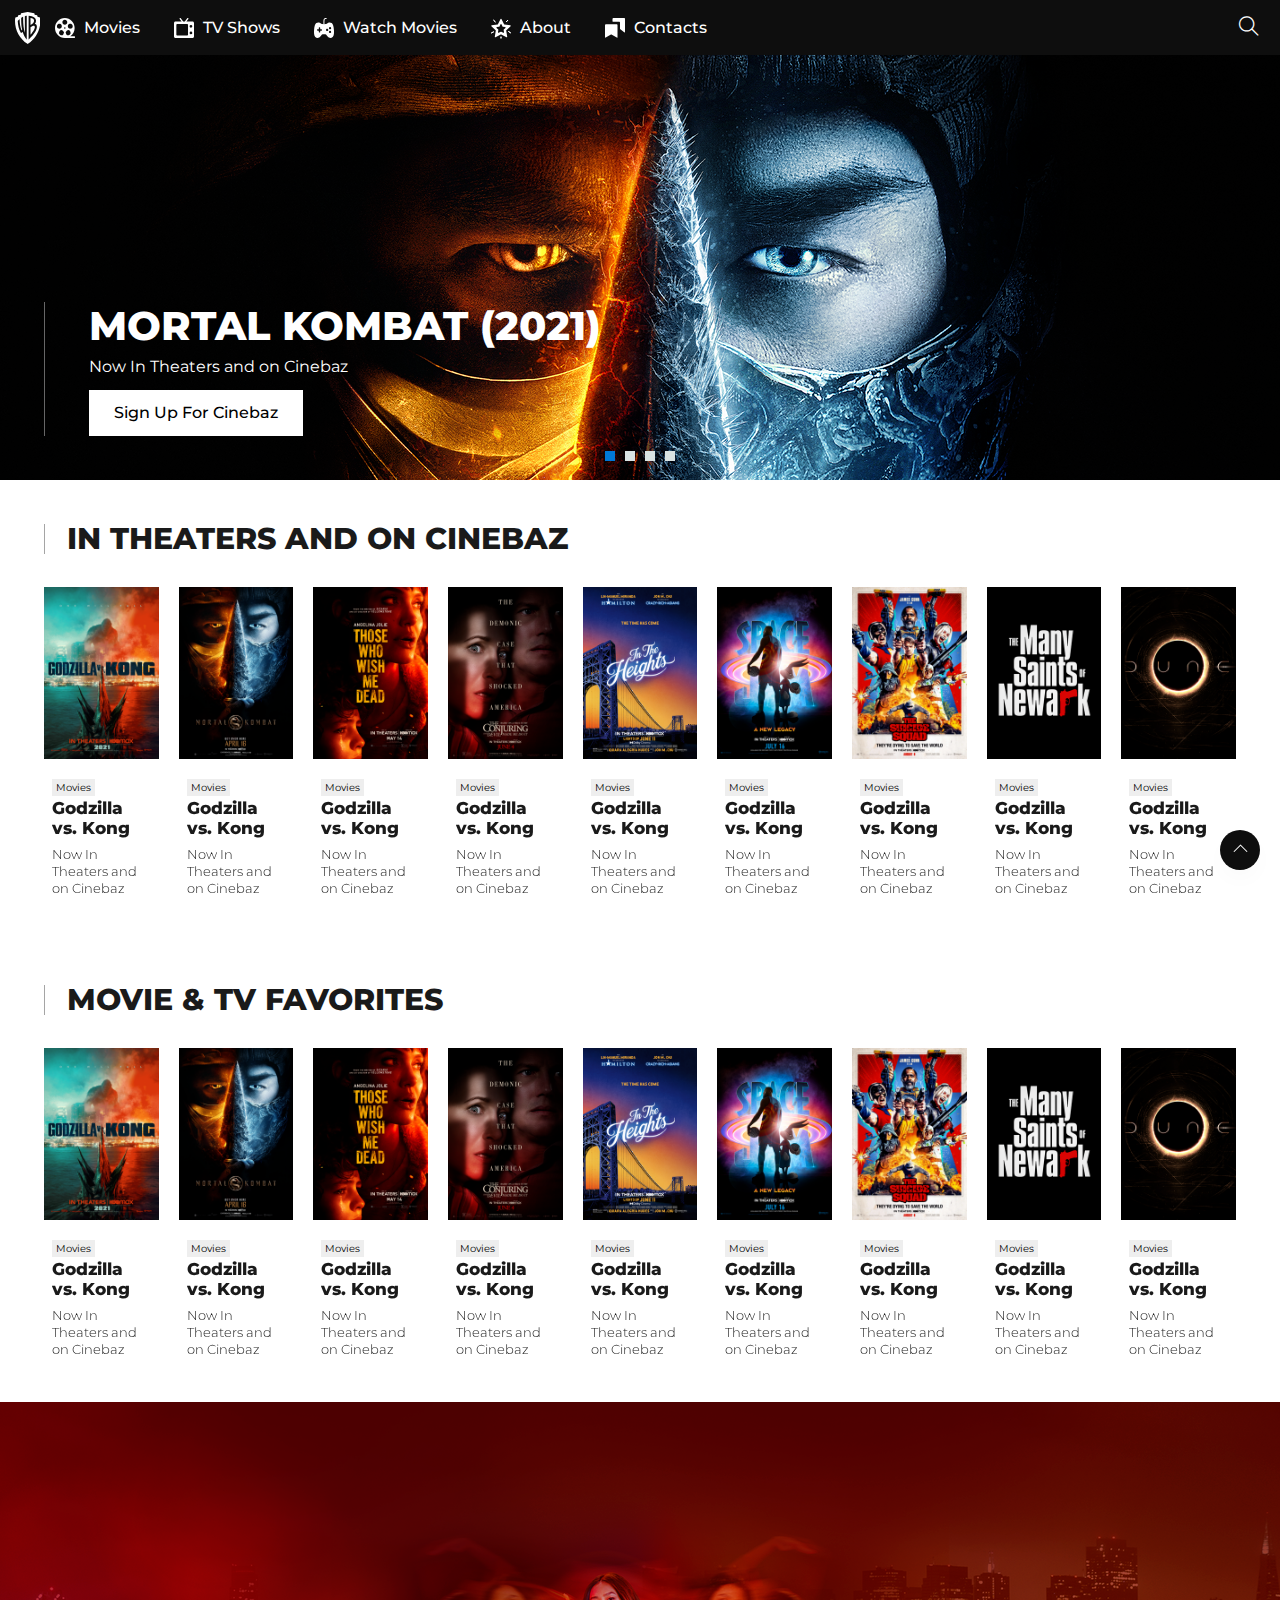
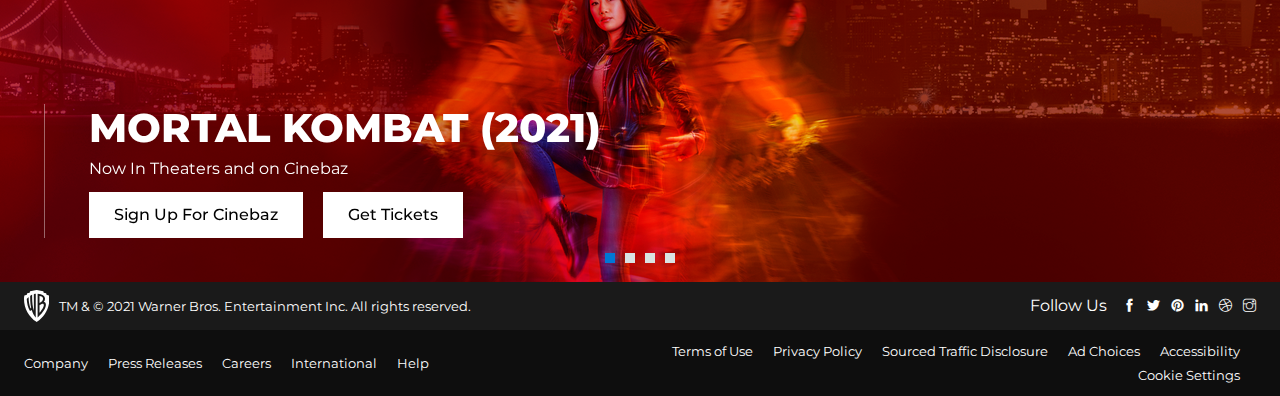
<file: index.html>
<!doctype html>
<html class="no-js" lang="zxx">

<head>
    <meta charset="utf-8">
    <meta http-equiv="x-ua-compatible" content="ie=edge">
    <title>Movie</title>
    <meta name="description" content="">
    <meta name="viewport" content="width=device-width, initial-scale=1">

    <link rel="shortcut icon" type="image/x-icon" href="img/favicon.png">

    <!-- CSS here -->
    <link rel="stylesheet" href="css/bootstrap.min.css">
    <link rel="stylesheet" href="css/owl.carousel.min.css">
    <link rel="stylesheet" href="css/magnific-popup.css">
    <link rel="stylesheet" href="css/font-awesome.min.css">
    <link rel="stylesheet" href="css/themify-icons.css">
    <link rel="stylesheet" href="css/flaticon.css">
    <link rel="stylesheet" href="css/nice-select.css">
    <link rel="stylesheet" href="css/animate.min.css">
    <link rel="stylesheet" href="css/slicknav.css">
    <link rel="stylesheet" href="css/style.css">

</head>

<body>

    <!-- HEADER::START -->
    <header>
        <div id="sticky-header" class="header_area">
            <div class="container-fluid">
                <div class="row">
                    <div class="col-12">
                        <div class="header__wrapper">
                            <!-- header__left__start  -->
                            <div class="header__left">
                                <div class="logo_img">
                                    <a href="index.html">
                                        <svg focusable="false" viewBox="0 0 25 32" xmlns="http://www.w3.org/2000/svg">
                                            <path
                                                d="M18.796 13.65c-.698 0-1.332.268-3.286 1.67v7.546c3.387-3.806 4.352-6.41 4.352-7.746-.004-.935-.435-1.47-1.066-1.47zm.266-5.008c0-1.34-1.527-2.438-3.552-2.571v6.978c2.555-1.502 3.552-3.008 3.552-4.407zm6.014-2.961c-.033-.134-.067-.184-.134-.2l-2.394-.636-.332-1.369c-.017-.067-.034-.117-.1-.133l-2.458-.668-.299-1.303a.183.183 0 00-.133-.167L12.843.015a.855.855 0 00-.316 0l-6.385 1.19a.183.183 0 00-.133.167l-.3 1.303-2.457.667c-.067.016-.083.066-.1.133l-.332 1.37-2.388.635c-.066.017-.1.067-.133.2A17.246 17.246 0 000 8.92c0 9.62 4.983 17.97 12.423 22.946a.332.332 0 00.533 0C20.396 26.89 25.38 18.539 25.38 8.921a17.32 17.32 0 00-.304-3.24zM11.753 27.44c0 .068-.067.1-.133.034-1.827-2.104-3.055-4.675-3.886-7.48l-1.262.804c-.332.234-.597.134-.8-.233-1.693-3.006-2.789-7.949-2.888-11.42a.603.603 0 01.166-.434 15.78 15.78 0 011.46-1.536c.1-.1.2-.034.2.133 0 4.274.73 8.247 1.893 10.853.1.2.2.2.333.1l.365-.234c-.698-3.106-1.096-7.246-.997-12.021 0-.168.034-.234.133-.3.51-.32 1.042-.599 1.594-.836.166-.067.2-.033.2.1-.095 6.945.472 11.752 1.699 15.592.033.1.132.066.132-.034-.067-1.402-.067-2.637-.067-4.14L9.83 4.4c0-.133.033-.2.166-.233.546-.136 1.1-.237 1.66-.301a.089.089 0 01.1.1l-.003 23.475zm1.993.034c-.067.067-.133.034-.133-.033V3.968a.09.09 0 01.099-.1c4.45.3 7.306 2.17 7.306 4.875a4.548 4.548 0 01-1.162 3.036c1.46.401 2.026 1.504 2.026 2.973.002 2.605-1.89 6.913-8.134 12.723h-.002z"
                                                fill="#FFF" fill-rule="nonzero"></path>
                                        </svg>

                                    </a>
                                </div>
                            </div>
                            <!-- header__left__start  -->

                            <!-- main_menu_start  -->
                            <div class="main_menu text-right d-none d-lg-block">
                                <nav>
                                    <ul id="mobile-menu">
                                        <li>
                                            <a href="index.html">
                                                <svg focusable="false" viewBox="0 0 20 20"
                                                    xmlns="http://www.w3.org/2000/svg">
                                                    <path
                                                        d="M19.65 10c0-5.523-4.4-10-9.825-10C4.399 0 0 4.477 0 10s4.399 10 9.825 10h9.824c.234-.165.351-.436.351-.814 0-.378-.117-.663-.35-.853h-4.401c2.747-1.85 4.4-4.98 4.4-8.333zm-5.013 6.742a2.428 2.428 0 01-3.43-.553 2.53 2.53 0 01.543-3.492 2.428 2.428 0 013.43.553 2.529 2.529 0 01-.543 3.492zm-.12-10.922c1.29-.427 2.675.292 3.094 1.605.42 1.313-.287 2.724-1.577 3.15-1.29.427-2.675-.292-3.095-1.605-.419-1.313.287-2.724 1.577-3.15zM9.824 1.667c1.356 0 2.456 1.12 2.456 2.5s-1.1 2.5-2.456 2.5c-1.357 0-2.456-1.12-2.456-2.5s1.1-2.5 2.456-2.5zM2.038 7.425c.42-1.313 1.805-2.032 3.095-1.606 1.29.427 1.996 1.838 1.577 3.15-.42 1.314-1.805 2.032-3.095 1.606-1.29-.426-1.996-1.837-1.577-3.15zm6.405 8.764a2.428 2.428 0 01-3.43.553 2.529 2.529 0 01-.544-3.492 2.428 2.428 0 013.43-.553 2.529 2.529 0 01.544 3.492zM9.006 10c0-.46.367-.833.819-.833.452 0 .818.373.818.833 0 .46-.366.833-.818.833A.826.826 0 019.006 10z">
                                                    </path>
                                                </svg>
                                                <span>Movies</span>
                                            </a>
                                        </li>
                                        <li>
                                            <a href="index.html">
                                                <svg focusable="false" viewBox="0 0 20 20"
                                                    xmlns="http://www.w3.org/2000/svg">
                                                    <path
                                                        d="M18.549 3.409h-6.183L14.562.772c-.004-.294-.108-.506-.31-.634s-.476-.156-.821-.083l-2.616 3.354h-1.63L6.57.055c-.323-.095-.59-.067-.803.083a.755.755 0 00-.328.634l2.195 2.637H1.451c-.8 0-1.451.677-1.451 1.51V18.49C0 19.323.65 20 1.451 20h17.098c.8 0 1.451-.677 1.451-1.51V4.918c0-.832-.65-1.51-1.451-1.51zm-4.524 13.27c0 .454-.353.821-.788.821H3.143c-.436 0-.789-.367-.789-.82V6.73c0-.454.353-.821.789-.821h10.094c.435 0 .788.367.788.82v9.95zm2.92-.377a1.37 1.37 0 01-1.37-1.366 1.37 1.37 0 012.738 0 1.37 1.37 0 01-1.369 1.366zm0-6.577a1.37 1.37 0 01-1.37-1.367 1.37 1.37 0 012.738 0 1.37 1.37 0 01-1.369 1.367z">
                                                    </path>
                                                </svg>
                                                <span>TV Shows</span>
                                            </a>
                                        </li>
                                        <li>
                                            <a href="index.html">
                                                <svg focusable="false" viewBox="0 0 20 20"
                                                    xmlns="http://www.w3.org/2000/svg">
                                                    <path
                                                        d="M10.017 8.27v7.92c-1.17.068-1.817.14-1.941.215-.532.324-.933 1.084-.933 1.084s-.9 1.367-2.007 2.06c-1.658 1.036-4.727.445-5.03-3.435-.135-1.745-.135-2.72-.035-4.002.281-3.6.885-6.162 2.248-7.01 1.507-.938 2.86-.553 3.722-.22.68.261 1.177.853 1.738 1.13.183.09.744.158 1.683.206-.03-1.69.009-3.782.118-4.437C9.79.518 10.763-.073 12.297.007c.3.053.45.242.45.567 0 .326-.166.486-.498.481-1.09-.056-1.588.247-1.698.908-.097.583-.131 2.631-.103 4.25.992-.041 1.583-.108 1.773-.201.561-.277 1.057-.869 1.738-1.13.862-.333 2.215-.718 3.722.22 1.363.848 1.967 3.41 2.248 7.01.1 1.281.1 2.257-.036 4.002-.302 3.88-3.371 4.471-5.029 3.435-1.108-.693-2.007-2.06-2.007-2.06s-.4-.76-.933-1.084c-.124-.075-.76-.147-1.905-.215V8.27h-.002zm-2.523 4.36a.517.517 0 00.512-.523v-.391c0-.29-.23-.524-.513-.524H6.211V9.885c0-.29-.23-.524-.513-.524h-.385a.518.518 0 00-.512.524v1.307H3.518a.518.518 0 00-.512.523v.392c0 .29.23.523.512.523h1.283v1.308c0 .29.23.523.513.523h.385a.518.518 0 00.512-.523V12.63h1.283zm5.655.478c.626 0 1.133-.516 1.133-1.155 0-.638-.507-1.154-1.133-1.154-.625 0-1.132.517-1.132 1.154 0 .639.507 1.155 1.132 1.155zm2.899-1.744c.618 0 1.12-.511 1.12-1.143a1.13 1.13 0 00-1.12-1.14 1.13 1.13 0 00-1.12 1.14c0 .632.501 1.143 1.12 1.143zm0 3.759c.618 0 1.12-.512 1.12-1.143a1.13 1.13 0 00-1.12-1.141 1.13 1.13 0 00-1.12 1.141c0 .631.501 1.143 1.12 1.143z">
                                                    </path>
                                                </svg>
                                                <span>Watch Movies</span>
                                            </a>
                                        </li>
                                        <li>
                                            <a href="about.html">
                                                <svg focusable="false" viewBox="0 0 20 21"
                                                    xmlns="http://www.w3.org/2000/svg">
                                                    <path
                                                        d="M9.767 16.427l-5.26 2.765a.5.5 0 01-.725-.527l1.005-5.857a.5.5 0 00-.144-.442L.388 8.218a.5.5 0 01.277-.853l5.88-.854a.5.5 0 00.377-.274L9.552.908a.5.5 0 01.896 0l2.63 5.329a.5.5 0 00.377.274l5.88.854a.5.5 0 01.277.853l-4.255 4.148a.5.5 0 00-.144.442l1.005 5.857a.5.5 0 01-.726.527l-5.26-2.765a.5.5 0 00-.465 0zm0-2.718a.5.5 0 01.466 0l2.065 1.086a.5.5 0 00.725-.527l-.394-2.3a.5.5 0 01.144-.442l1.67-1.629a.5.5 0 00-.277-.853l-2.309-.335a.5.5 0 01-.376-.274l-1.033-2.092a.5.5 0 00-.896 0L8.519 8.435a.5.5 0 01-.376.274l-2.31.335a.5.5 0 00-.276.853l1.67 1.629a.5.5 0 01.144.442l-.394 2.3a.5.5 0 00.725.527l2.065-1.086z">
                                                    </path>
                                                    <path
                                                        d="M15.475 3.674l1.493-1.624-1.493 1.624zm2.187 9.913l2.056 1.306-2.056-1.306zm-15.265.38L.273 15.02l2.124-1.055zm7.61 5.055l-.01 1.362.01-1.362zm-5.81-15.3l-1.732-1.59 1.731 1.59z"
                                                        stroke="currentColor" stroke-linecap="round"></path>
                                                </svg>
                                                <span>About</span>
                                            </a>
                                        </li>
                                        <li>
                                            <a href="contact.html">
                                                <svg focusable="false" viewBox="0 0 20 20"
                                                    xmlns="http://www.w3.org/2000/svg">
                                                    <path
                                                        d="M.833 6.25h10.834c.46 0 .833.433.833.968v11.915a.5.5 0 01-.75.433L6.45 16.498a.5.5 0 00-.504.002L.754 19.557A.5.5 0 010 19.126V7.218c0-.535.373-.968.833-.968z">
                                                    </path>
                                                    <path
                                                        d="M15 11.114V4.718c0-.535-.373-.968-.833-.968H8.333c-.833 0-.833-.535-.833-1.227V.968C7.5.433 7.873 0 8.333 0h10.834c.46 0 .833.433.833.968v13.01a.5.5 0 01-.807.395L15 11.113z">
                                                    </path>
                                                </svg>
                                                <span>Contacts</span>
                                            </a>
                                        </li>


                                    </ul>
                                </nav>
                            </div>
                            <!-- main_menu_start  -->

                            <!-- header__right_start  -->
                            <div class="header__right">
                                <div class="contact_wrap d-flex align-items-center">
                                    <div class="search_btn d-none d-lg-block">
                                        <button><i class="ti-search"></i></button>
                                    </div>
                                </div>
                            </div>
                            <!-- header__right_end  -->
                        </div>
                    </div>
                    <div class="col-12">
                        <div class="mobile_menu d-block d-lg-none"></div>
                    </div>
                </div>
            </div>
        </div>
    </header>
    <!--/ HEADER::END -->

    <!-- BANNER::START  -->
    <div class="banner_area">
        <div class="banner_carousel owl-carousel">
            <div class="single_carousel banner_bg_1">
                <div class="banner_text">
                    <h3>Mortal Kombat (2021)</h3>
                    <p>Now In Theaters and on Cinebaz</p>
                    <div class="banner_cta">
                        <a href="#" class="theme_btn">Sign up for Cinebaz</a>
                        <!-- <a href="#" class="theme_btn">Get Tickets</a> -->
                    </div>
                </div>
            </div>
            <div class="single_carousel banner_bg_2">
                <div class="banner_text">
                    <h3>Mortal Kombat (2021)</h3>
                    <p>Now In Theaters and on Cinebaz</p>
                    <div class="banner_cta">
                        <a href="#" class="theme_btn">Sign up for Cinebaz</a>
                        <a href="#" class="theme_btn">Get Tickets</a>
                    </div>
                </div>
            </div>
            <div class="single_carousel banner_bg_1">
                <div class="banner_text">
                    <h3>Mortal Kombat (2021)</h3>
                    <p>Now In Theaters and on Cinebaz</p>
                    <div class="banner_cta">
                        <a href="#" class="theme_btn">Sign up for Cinebaz</a>
                        <a href="#" class="theme_btn">Get Tickets</a>
                    </div>
                </div>
            </div>
            <div class="single_carousel banner_bg_2">
                <div class="banner_text">
                    <h3>Mortal Kombat (2021)</h3>
                    <p>Now In Theaters and on Cinwbaz</p>
                    <div class="banner_cta">
                        <a href="#" class="theme_btn">Sign up for CInebaz</a>
                        <a href="#" class="theme_btn">Get Tickets</a>
                    </div>
                </div>
            </div>
        </div>
    </div>
    <!-- BANNER::END  -->

    <!-- movie_list_area ::start  -->
    <div class="movie_list_area">
        <div class="section__title">
            <h3>In Theaters and on Cinebaz</h3>
        </div>
        <div class="movie_lists movie_lists_carousel owl-carousel">
            <div class="single_movie">
                <div class="thumb">
                    <a href="#">
                        <img src="img/movie_img/1.png" alt="">
                    </a>
                </div>
                <div class="movie_meta">
                    <span>Movies</span>
                    <h3>
                        <a href="#">
                            Godzilla vs. Kong
                        </a>
                    </h3>
                    <p>Now In Theaters and on Cinebaz</p>
                </div>
            </div>
            <div class="single_movie">
                <div class="thumb">
                    <a href="#">
                        <img src="img/movie_img/2.png" alt="">
                    </a>
                </div>
                <div class="movie_meta">
                    <span>Movies</span>
                    <h3>
                        <a href="#">
                            Godzilla vs. Kong
                        </a>
                    </h3>
                    <p>Now In Theaters and on Cinebaz</p>
                </div>
            </div>
            <div class="single_movie">
                <div class="thumb">
                    <a href="#">
                        <img src="img/movie_img/3.png" alt="">
                    </a>
                </div>
                <div class="movie_meta">
                    <span>Movies</span>
                    <h3>
                        <a href="#">
                            Godzilla vs. Kong
                        </a>
                    </h3>
                    <p>Now In Theaters and on Cinebaz</p>
                </div>
            </div>
            <div class="single_movie">
                <div class="thumb">
                    <a href="#">
                        <img src="img/movie_img/4.png" alt="">
                    </a>
                </div>
                <div class="movie_meta">
                    <span>Movies</span>
                    <h3>
                        <a href="#">
                            Godzilla vs. Kong
                        </a>
                    </h3>
                    <p>Now In Theaters and on Cinebaz</p>
                </div>
            </div>
            <div class="single_movie">
                <div class="thumb">
                    <a href="#">
                        <img src="img/movie_img/5.png" alt="">
                    </a>
                </div>
                <div class="movie_meta">
                    <span>Movies</span>
                    <h3>
                        <a href="#">
                            Godzilla vs. Kong
                        </a>
                    </h3>
                    <p>Now In Theaters and on Cinebaz</p>
                </div>
            </div>
            <div class="single_movie">
                <div class="thumb">
                    <a href="#">
                        <img src="img/movie_img/6.png" alt="">
                    </a>
                </div>
                <div class="movie_meta">
                    <span>Movies</span>
                    <h3>
                        <a href="#">
                            Godzilla vs. Kong
                        </a>
                    </h3>
                    <p>Now In Theaters and on Cinebaz</p>
                </div>
            </div>
            <div class="single_movie">
                <div class="thumb">
                    <a href="#">
                        <img src="img/movie_img/7.png" alt="">
                    </a>
                </div>
                <div class="movie_meta">
                    <span>Movies</span>
                    <h3>
                        <a href="#">
                            Godzilla vs. Kong
                        </a>
                    </h3>
                    <p>Now In Theaters and on Cinebaz</p>
                </div>
            </div>
            <div class="single_movie">
                <div class="thumb">
                    <a href="#">
                        <img src="img/movie_img/8.png" alt="">
                    </a>
                </div>
                <div class="movie_meta">
                    <span>Movies</span>
                    <h3>
                        <a href="#">
                            Godzilla vs. Kong
                        </a>
                    </h3>
                    <p>Now In Theaters and on Cinebaz</p>
                </div>
            </div>
            <div class="single_movie">
                <div class="thumb">
                    <a href="#">
                        <img src="img/movie_img/9.png" alt="">
                    </a>
                </div>
                <div class="movie_meta">
                    <span>Movies</span>
                    <h3>
                        <a href="#">
                            Godzilla vs. Kong
                        </a>
                    </h3>
                    <p>Now In Theaters and on Cinebaz</p>
                </div>
            </div>
            <div class="single_movie">
                <div class="thumb">
                    <a href="#">
                        <img src="img/movie_img/1.png" alt="">
                    </a>
                </div>
                <div class="movie_meta">
                    <span>Movies</span>
                    <h3>
                        <a href="#">
                            Godzilla vs. Kong
                        </a>
                    </h3>
                    <p>Now In Theaters and on Cinebaz</p>
                </div>
            </div>
            <div class="single_movie">
                <div class="thumb">
                    <a href="#">
                        <img src="img/movie_img/2.png" alt="">
                    </a>
                </div>
                <div class="movie_meta">
                    <span>Movies</span>
                    <h3>
                        <a href="#">
                            Godzilla vs. Kong
                        </a>
                    </h3>
                    <p>Now In Theaters and on Cinebaz</p>
                </div>
            </div>
        </div>
    </div>
    <!-- movie_list_area ::end  -->
    <!-- movie_list_area ::start  -->
    <div class="movie_list_area">
        <div class="section__title">
            <h3>Movie & TV Favorites</h3>
        </div>
        <div class="movie_lists movie_lists_carousel owl-carousel">
            <div class="single_movie">
                <div class="thumb">
                    <a href="#">
                        <img src="img/movie_img/1.png" alt="">
                    </a>
                </div>
                <div class="movie_meta">
                    <span>Movies</span>
                    <h3>
                        <a href="#">
                            Godzilla vs. Kong
                        </a>
                    </h3>
                    <p>Now In Theaters and on Cinebaz</p>
                </div>
            </div>
            <div class="single_movie">
                <div class="thumb">
                    <a href="#">
                        <img src="img/movie_img/2.png" alt="">
                    </a>
                </div>
                <div class="movie_meta">
                    <span>Movies</span>
                    <h3>
                        <a href="#">
                            Godzilla vs. Kong
                        </a>
                    </h3>
                    <p>Now In Theaters and on Cinebaz</p>
                </div>
            </div>
            <div class="single_movie">
                <div class="thumb">
                    <a href="#">
                        <img src="img/movie_img/3.png" alt="">
                    </a>
                </div>
                <div class="movie_meta">
                    <span>Movies</span>
                    <h3>
                        <a href="#">
                            Godzilla vs. Kong
                        </a>
                    </h3>
                    <p>Now In Theaters and on Cinebaz</p>
                </div>
            </div>
            <div class="single_movie">
                <div class="thumb">
                    <a href="#">
                        <img src="img/movie_img/4.png" alt="">
                    </a>
                </div>
                <div class="movie_meta">
                    <span>Movies</span>
                    <h3>
                        <a href="#">
                            Godzilla vs. Kong
                        </a>
                    </h3>
                    <p>Now In Theaters and on Cinebaz</p>
                </div>
            </div>
            <div class="single_movie">
                <div class="thumb">
                    <a href="#">
                        <img src="img/movie_img/5.png" alt="">
                    </a>
                </div>
                <div class="movie_meta">
                    <span>Movies</span>
                    <h3>
                        <a href="#">
                            Godzilla vs. Kong
                        </a>
                    </h3>
                    <p>Now In Theaters and on Cinebaz</p>
                </div>
            </div>
            <div class="single_movie">
                <div class="thumb">
                    <a href="#">
                        <img src="img/movie_img/6.png" alt="">
                    </a>
                </div>
                <div class="movie_meta">
                    <span>Movies</span>
                    <h3>
                        <a href="#">
                            Godzilla vs. Kong
                        </a>
                    </h3>
                    <p>Now In Theaters and on Cinebaz</p>
                </div>
            </div>
            <div class="single_movie">
                <div class="thumb">
                    <a href="#">
                        <img src="img/movie_img/7.png" alt="">
                    </a>
                </div>
                <div class="movie_meta">
                    <span>Movies</span>
                    <h3>
                        <a href="#">
                            Godzilla vs. Kong
                        </a>
                    </h3>
                    <p>Now In Theaters and on Cinebaz</p>
                </div>
            </div>
            <div class="single_movie">
                <div class="thumb">
                    <a href="#">
                        <img src="img/movie_img/8.png" alt="">
                    </a>
                </div>
                <div class="movie_meta">
                    <span>Movies</span>
                    <h3>
                        <a href="#">
                            Godzilla vs. Kong
                        </a>
                    </h3>
                    <p>Now In Theaters and on Cinebaz</p>
                </div>
            </div>
            <div class="single_movie">
                <div class="thumb">
                    <a href="#">
                        <img src="img/movie_img/9.png" alt="">
                    </a>
                </div>
                <div class="movie_meta">
                    <span>Movies</span>
                    <h3>
                        <a href="#">
                            Godzilla vs. Kong
                        </a>
                    </h3>
                    <p>Now In Theaters and on Cinebaz</p>
                </div>
            </div>
            <div class="single_movie">
                <div class="thumb">
                    <a href="#">
                        <img src="img/movie_img/1.png" alt="">
                    </a>
                </div>
                <div class="movie_meta">
                    <span>Movies</span>
                    <h3>
                        <a href="#">
                            Godzilla vs. Kong
                        </a>
                    </h3>
                    <p>Now In Theaters and on Cinebaz</p>
                </div>
            </div>
            <div class="single_movie">
                <div class="thumb">
                    <a href="#">
                        <img src="img/movie_img/2.png" alt="">
                    </a>
                </div>
                <div class="movie_meta">
                    <span>Movies</span>
                    <h3>
                        <a href="#">
                            Godzilla vs. Kong
                        </a>
                    </h3>
                    <p>Now In Theaters and on Cinebaz</p>
                </div>
            </div>
        </div>
    </div>
    <!-- movie_list_area ::end  -->
    <!-- BANNER::START  -->
    <div class="banner_area">
        <div class="banner_carousel owl-carousel">
            <div class="single_carousel banner_bg_3">
                <div class="banner_text">
                    <h3>Mortal Kombat (2021)</h3>
                    <p>Now In Theaters and on Cinebaz</p>
                    <div class="banner_cta">
                        <a href="#" class="theme_btn">Sign up for Cinebaz</a>
                        <a href="#" class="theme_btn">Get Tickets</a>
                    </div>
                </div>
            </div>
            <div class="single_carousel banner_bg_4">
                <div class="banner_text">
                    <h3>Mortal Kombat (2021)</h3>
                    <p>Now In Theaters and on Cinebaz</p>
                    <div class="banner_cta">
                        <a href="#" class="theme_btn">Sign up for Cinebaz</a>
                        <a href="#" class="theme_btn">Get Tickets</a>
                    </div>
                </div>
            </div>
            <div class="single_carousel banner_bg_3">
                <div class="banner_text">
                    <h3>Mortal Kombat (2021)</h3>
                    <p>Now In Theaters and on Cinebaz</p>
                    <div class="banner_cta">
                        <a href="#" class="theme_btn">Sign up for Cinebaz</a>
                        <a href="#" class="theme_btn">Get Tickets</a>
                    </div>
                </div>
            </div>
            <div class="single_carousel banner_bg_4">
                <div class="banner_text">
                    <h3>Mortal Kombat (2021)</h3>
                    <p>Now In Theaters and on Cinebaz</p>
                    <div class="banner_cta">
                        <a href="#" class="theme_btn">Sign up for Cinebaz</a>
                        <a href="#" class="theme_btn">Get Tickets</a>
                    </div>
                </div>
            </div>
        </div>
    </div>
    <!-- BANNER::END  -->

    <!-- FOOTER::START  -->
    <footer>
        <div class="footer_top_area">
            <div class="copy_right_text">
                <div class="logo">
                    <svg focusable="false" viewBox="0 0 25 32" xmlns="http://www.w3.org/2000/svg">
                        <path
                            d="M18.796 13.65c-.698 0-1.332.268-3.286 1.67v7.546c3.387-3.806 4.352-6.41 4.352-7.746-.004-.935-.435-1.47-1.066-1.47zm.266-5.008c0-1.34-1.527-2.438-3.552-2.571v6.978c2.555-1.502 3.552-3.008 3.552-4.407zm6.014-2.961c-.033-.134-.067-.184-.134-.2l-2.394-.636-.332-1.369c-.017-.067-.034-.117-.1-.133l-2.458-.668-.299-1.303a.183.183 0 00-.133-.167L12.843.015a.855.855 0 00-.316 0l-6.385 1.19a.183.183 0 00-.133.167l-.3 1.303-2.457.667c-.067.016-.083.066-.1.133l-.332 1.37-2.388.635c-.066.017-.1.067-.133.2A17.246 17.246 0 000 8.92c0 9.62 4.983 17.97 12.423 22.946a.332.332 0 00.533 0C20.396 26.89 25.38 18.539 25.38 8.921a17.32 17.32 0 00-.304-3.24zM11.753 27.44c0 .068-.067.1-.133.034-1.827-2.104-3.055-4.675-3.886-7.48l-1.262.804c-.332.234-.597.134-.8-.233-1.693-3.006-2.789-7.949-2.888-11.42a.603.603 0 01.166-.434 15.78 15.78 0 011.46-1.536c.1-.1.2-.034.2.133 0 4.274.73 8.247 1.893 10.853.1.2.2.2.333.1l.365-.234c-.698-3.106-1.096-7.246-.997-12.021 0-.168.034-.234.133-.3.51-.32 1.042-.599 1.594-.836.166-.067.2-.033.2.1-.095 6.945.472 11.752 1.699 15.592.033.1.132.066.132-.034-.067-1.402-.067-2.637-.067-4.14L9.83 4.4c0-.133.033-.2.166-.233.546-.136 1.1-.237 1.66-.301a.089.089 0 01.1.1l-.003 23.475zm1.993.034c-.067.067-.133.034-.133-.033V3.968a.09.09 0 01.099-.1c4.45.3 7.306 2.17 7.306 4.875a4.548 4.548 0 01-1.162 3.036c1.46.401 2.026 1.504 2.026 2.973.002 2.605-1.89 6.913-8.134 12.723h-.002z"
                            fill="#FFF" fill-rule="nonzero"></path>
                    </svg>
                </div>
                <p>TM & © 2021 Warner Bros. Entertainment Inc. All rights reserved.</p>
            </div>
            <div class="footer_top_right">
                <span class="foloow_text">
                    Follow Us
                </span>
                <div class="social_links">
                    <a href="#">
                        <i class="ti-facebook"></i>
                    </a>
                    <a href="#">
                        <i class="ti-twitter-alt"></i>
                    </a>
                    <a href="#">
                        <i class="ti-pinterest-alt"></i>
                    </a>
                    <a href="#">
                        <i class="ti-linkedin"></i>
                    </a>
                    <a href="#">
                        <i class="ti-dribbble"></i>
                    </a>
                    <a href="#">
                        <i class="ti-instagram"></i>
                    </a>
                </div>
            </div>
        </div>
        <div class="quick_links_area">
            <div class="quick_links">
                <a href="#">Company</a>
                <a href="#">Press Releases</a>
                <a href="#">Careers</a>
                <a href="#">International</a>
                <a href="#">Help</a>
            </div>
            <div class="quick_links text-right">
                <a href="#">Terms of Use</a>
                <a href="#">Privacy Policy</a>
                <a href="#">Sourced Traffic Disclosure</a>
                <a href="#">Ad Choices</a>
                <a href="#">Accessibility</a>
                <a href="#">Cookie Settings</a>
            </div>
        </div>
    </footer>
    <!-- FOOTER::END  -->


    <!-- UP_ICON  -->
    <div id="back-top" style="display: block;">
        <a title="Go to Top" href="#">
            <i class="ti-angle-up"></i>
        </a>
    </div>
    <!--/ UP_ICON -->

    <!--ALL JS SCRIPTS -->
    <script src="js/vendor/jquery-3.4.1.min.js"></script>
    <script src="js/vendor/popper.min.js"></script>
    <script src="js/vendor/bootstrap.min.js"></script>

    <script src="js/owl.carousel.min.js"></script>
    <script src="js/isotope.pkgd.min.js"></script>
    <script src="js/waypoints.min.js"></script>
    <script src="js/jquery.counterup.min.js"></script>
    <script src="js/imagesloaded.pkgd.min.js"></script>
    <script src="js/wow.min.js"></script>
    <script src="js/nice-select.min.js"></script>
    <script src="js/barfiller.js"></script>
    <script src="js/jquery.slicknav.js"></script>
    <script src="js/jquery.magnific-popup.min.js"></script>
    <script src="js/jquery.ajaxchimp.min.js"></script>
    <script src="js/parallax.js"></script>

    <!-- MAIN JS   -->
    <script src="js/main.js"></script>

</body>

</html>
</file>
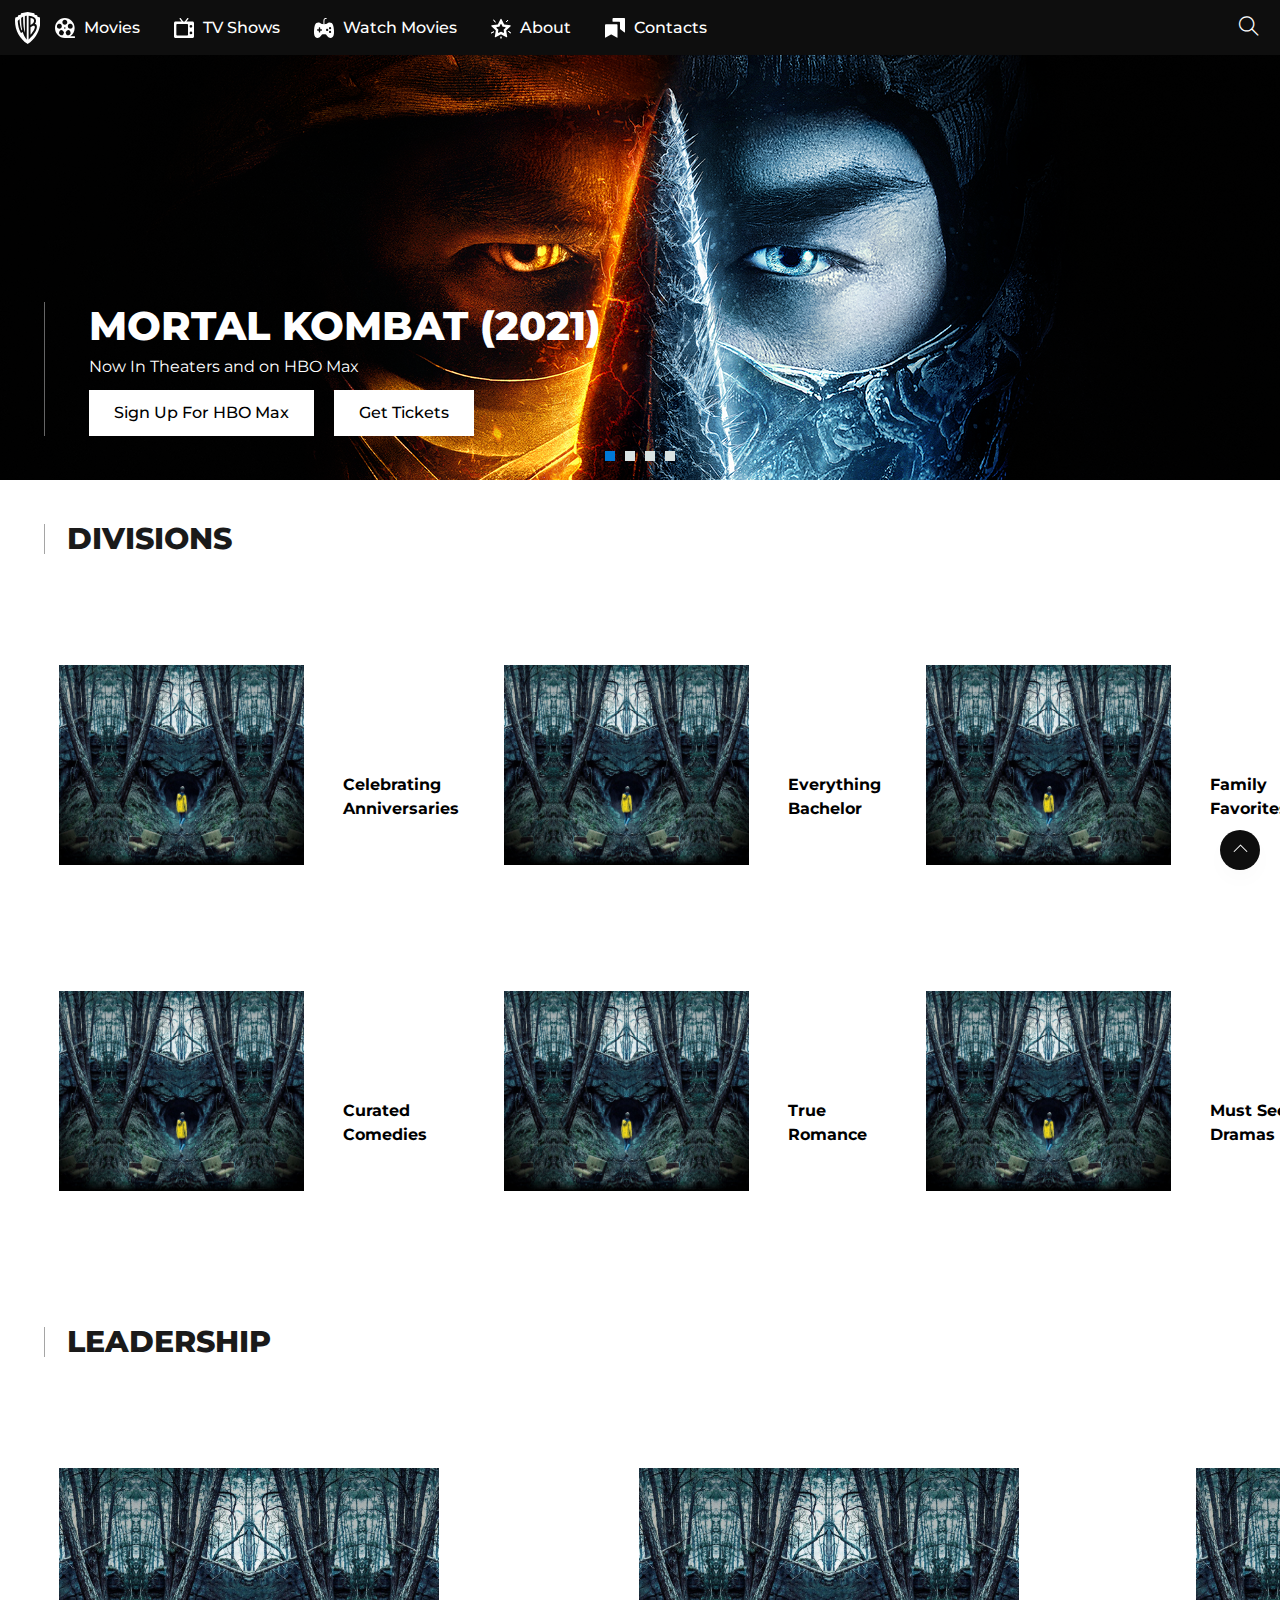
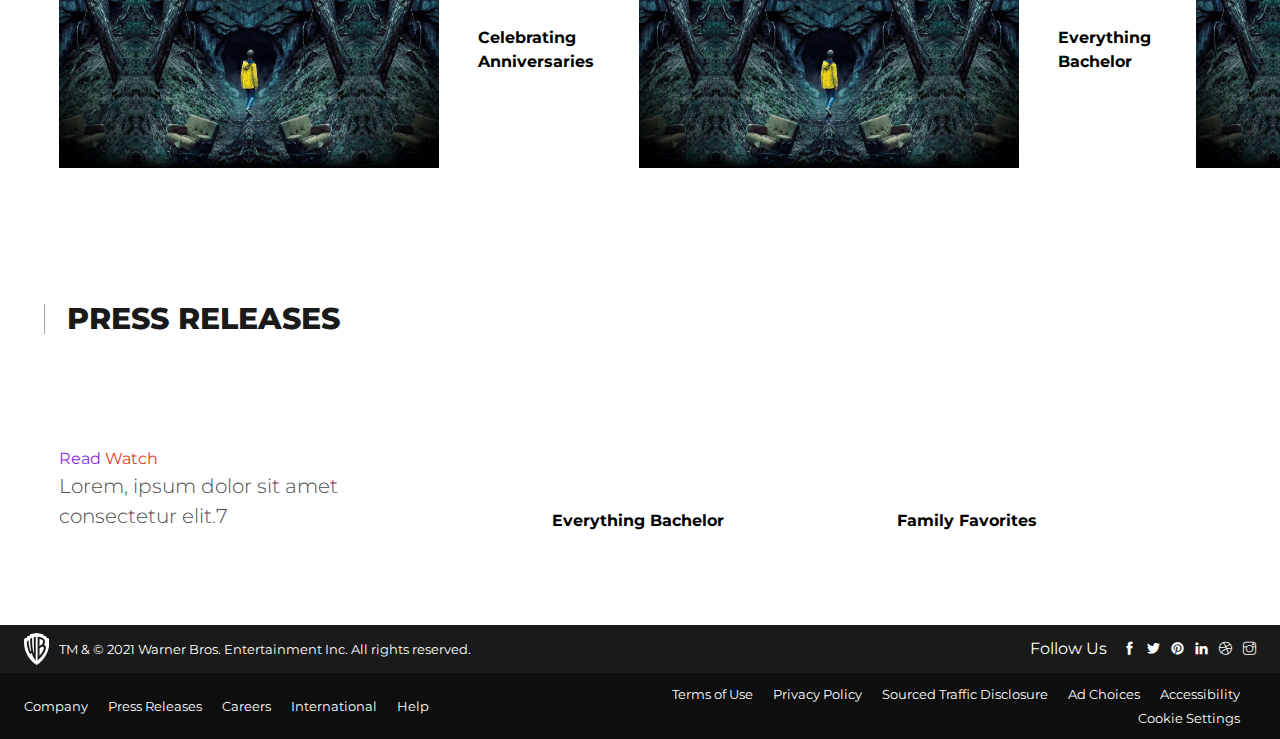
<file: about.html>
<!doctype html>
<html class="no-js" lang="zxx">

<head>
    <meta charset="utf-8">
    <meta http-equiv="x-ua-compatible" content="ie=edge">
    <title>Movie</title>
    <meta name="description" content="">
    <meta name="viewport" content="width=device-width, initial-scale=1">

    <link rel="shortcut icon" type="image/x-icon" href="img/favicon.png">

    <!-- CSS here -->
    <link rel="stylesheet" href="css/bootstrap.min.css">
    <link rel="stylesheet" href="css/owl.carousel.min.css">
    <link rel="stylesheet" href="css/magnific-popup.css">
    <link rel="stylesheet" href="css/font-awesome.min.css">
    <link rel="stylesheet" href="css/themify-icons.css">
    <link rel="stylesheet" href="css/flaticon.css">
    <link rel="stylesheet" href="css/nice-select.css">
    <link rel="stylesheet" href="css/animate.min.css">
    <link rel="stylesheet" href="css/slicknav.css">
    <link rel="stylesheet" href="css/style.css">

</head>

<body>

    <!-- HEADER::START -->
    <header>
        <div id="sticky-header" class="header_area">
            <div class="container-fluid">
                <div class="row">
                    <div class="col-12">
                        <div class="header__wrapper">
                            <!-- header__left__start  -->
                            <div class="header__left">
                                <div class="logo_img">
                                    <a href="index.html">
                                        <svg focusable="false" viewBox="0 0 25 32" xmlns="http://www.w3.org/2000/svg">
                                            <path
                                                d="M18.796 13.65c-.698 0-1.332.268-3.286 1.67v7.546c3.387-3.806 4.352-6.41 4.352-7.746-.004-.935-.435-1.47-1.066-1.47zm.266-5.008c0-1.34-1.527-2.438-3.552-2.571v6.978c2.555-1.502 3.552-3.008 3.552-4.407zm6.014-2.961c-.033-.134-.067-.184-.134-.2l-2.394-.636-.332-1.369c-.017-.067-.034-.117-.1-.133l-2.458-.668-.299-1.303a.183.183 0 00-.133-.167L12.843.015a.855.855 0 00-.316 0l-6.385 1.19a.183.183 0 00-.133.167l-.3 1.303-2.457.667c-.067.016-.083.066-.1.133l-.332 1.37-2.388.635c-.066.017-.1.067-.133.2A17.246 17.246 0 000 8.92c0 9.62 4.983 17.97 12.423 22.946a.332.332 0 00.533 0C20.396 26.89 25.38 18.539 25.38 8.921a17.32 17.32 0 00-.304-3.24zM11.753 27.44c0 .068-.067.1-.133.034-1.827-2.104-3.055-4.675-3.886-7.48l-1.262.804c-.332.234-.597.134-.8-.233-1.693-3.006-2.789-7.949-2.888-11.42a.603.603 0 01.166-.434 15.78 15.78 0 011.46-1.536c.1-.1.2-.034.2.133 0 4.274.73 8.247 1.893 10.853.1.2.2.2.333.1l.365-.234c-.698-3.106-1.096-7.246-.997-12.021 0-.168.034-.234.133-.3.51-.32 1.042-.599 1.594-.836.166-.067.2-.033.2.1-.095 6.945.472 11.752 1.699 15.592.033.1.132.066.132-.034-.067-1.402-.067-2.637-.067-4.14L9.83 4.4c0-.133.033-.2.166-.233.546-.136 1.1-.237 1.66-.301a.089.089 0 01.1.1l-.003 23.475zm1.993.034c-.067.067-.133.034-.133-.033V3.968a.09.09 0 01.099-.1c4.45.3 7.306 2.17 7.306 4.875a4.548 4.548 0 01-1.162 3.036c1.46.401 2.026 1.504 2.026 2.973.002 2.605-1.89 6.913-8.134 12.723h-.002z"
                                                fill="#FFF" fill-rule="nonzero"></path>
                                        </svg>

                                    </a>
                                </div>
                            </div>
                            <!-- header__left__start  -->

                            <!-- main_menu_start  -->
                            <div class="main_menu text-right d-none d-lg-block">
                                <nav>
                                    <ul id="mobile-menu">
                                        <li>
                                            <a href="index.html">
                                                <svg focusable="false" viewBox="0 0 20 20"
                                                    xmlns="http://www.w3.org/2000/svg">
                                                    <path
                                                        d="M19.65 10c0-5.523-4.4-10-9.825-10C4.399 0 0 4.477 0 10s4.399 10 9.825 10h9.824c.234-.165.351-.436.351-.814 0-.378-.117-.663-.35-.853h-4.401c2.747-1.85 4.4-4.98 4.4-8.333zm-5.013 6.742a2.428 2.428 0 01-3.43-.553 2.53 2.53 0 01.543-3.492 2.428 2.428 0 013.43.553 2.529 2.529 0 01-.543 3.492zm-.12-10.922c1.29-.427 2.675.292 3.094 1.605.42 1.313-.287 2.724-1.577 3.15-1.29.427-2.675-.292-3.095-1.605-.419-1.313.287-2.724 1.577-3.15zM9.824 1.667c1.356 0 2.456 1.12 2.456 2.5s-1.1 2.5-2.456 2.5c-1.357 0-2.456-1.12-2.456-2.5s1.1-2.5 2.456-2.5zM2.038 7.425c.42-1.313 1.805-2.032 3.095-1.606 1.29.427 1.996 1.838 1.577 3.15-.42 1.314-1.805 2.032-3.095 1.606-1.29-.426-1.996-1.837-1.577-3.15zm6.405 8.764a2.428 2.428 0 01-3.43.553 2.529 2.529 0 01-.544-3.492 2.428 2.428 0 013.43-.553 2.529 2.529 0 01.544 3.492zM9.006 10c0-.46.367-.833.819-.833.452 0 .818.373.818.833 0 .46-.366.833-.818.833A.826.826 0 019.006 10z">
                                                    </path>
                                                </svg>
                                                <span>Movies</span>
                                            </a>
                                        </li>
                                        <li>
                                            <a href="index.html">
                                                <svg focusable="false" viewBox="0 0 20 20"
                                                    xmlns="http://www.w3.org/2000/svg">
                                                    <path
                                                        d="M18.549 3.409h-6.183L14.562.772c-.004-.294-.108-.506-.31-.634s-.476-.156-.821-.083l-2.616 3.354h-1.63L6.57.055c-.323-.095-.59-.067-.803.083a.755.755 0 00-.328.634l2.195 2.637H1.451c-.8 0-1.451.677-1.451 1.51V18.49C0 19.323.65 20 1.451 20h17.098c.8 0 1.451-.677 1.451-1.51V4.918c0-.832-.65-1.51-1.451-1.51zm-4.524 13.27c0 .454-.353.821-.788.821H3.143c-.436 0-.789-.367-.789-.82V6.73c0-.454.353-.821.789-.821h10.094c.435 0 .788.367.788.82v9.95zm2.92-.377a1.37 1.37 0 01-1.37-1.366 1.37 1.37 0 012.738 0 1.37 1.37 0 01-1.369 1.366zm0-6.577a1.37 1.37 0 01-1.37-1.367 1.37 1.37 0 012.738 0 1.37 1.37 0 01-1.369 1.367z">
                                                    </path>
                                                </svg>
                                                <span>TV Shows</span>
                                            </a>
                                        </li>
                                        <li>
                                            <a href="index.html">
                                                <svg focusable="false" viewBox="0 0 20 20"
                                                    xmlns="http://www.w3.org/2000/svg">
                                                    <path
                                                        d="M10.017 8.27v7.92c-1.17.068-1.817.14-1.941.215-.532.324-.933 1.084-.933 1.084s-.9 1.367-2.007 2.06c-1.658 1.036-4.727.445-5.03-3.435-.135-1.745-.135-2.72-.035-4.002.281-3.6.885-6.162 2.248-7.01 1.507-.938 2.86-.553 3.722-.22.68.261 1.177.853 1.738 1.13.183.09.744.158 1.683.206-.03-1.69.009-3.782.118-4.437C9.79.518 10.763-.073 12.297.007c.3.053.45.242.45.567 0 .326-.166.486-.498.481-1.09-.056-1.588.247-1.698.908-.097.583-.131 2.631-.103 4.25.992-.041 1.583-.108 1.773-.201.561-.277 1.057-.869 1.738-1.13.862-.333 2.215-.718 3.722.22 1.363.848 1.967 3.41 2.248 7.01.1 1.281.1 2.257-.036 4.002-.302 3.88-3.371 4.471-5.029 3.435-1.108-.693-2.007-2.06-2.007-2.06s-.4-.76-.933-1.084c-.124-.075-.76-.147-1.905-.215V8.27h-.002zm-2.523 4.36a.517.517 0 00.512-.523v-.391c0-.29-.23-.524-.513-.524H6.211V9.885c0-.29-.23-.524-.513-.524h-.385a.518.518 0 00-.512.524v1.307H3.518a.518.518 0 00-.512.523v.392c0 .29.23.523.512.523h1.283v1.308c0 .29.23.523.513.523h.385a.518.518 0 00.512-.523V12.63h1.283zm5.655.478c.626 0 1.133-.516 1.133-1.155 0-.638-.507-1.154-1.133-1.154-.625 0-1.132.517-1.132 1.154 0 .639.507 1.155 1.132 1.155zm2.899-1.744c.618 0 1.12-.511 1.12-1.143a1.13 1.13 0 00-1.12-1.14 1.13 1.13 0 00-1.12 1.14c0 .632.501 1.143 1.12 1.143zm0 3.759c.618 0 1.12-.512 1.12-1.143a1.13 1.13 0 00-1.12-1.141 1.13 1.13 0 00-1.12 1.141c0 .631.501 1.143 1.12 1.143z">
                                                    </path>
                                                </svg>
                                                <span>Watch Movies</span>
                                            </a>
                                        </li>
                                        <li>
                                            <a href="index.html">
                                                <svg focusable="false" viewBox="0 0 20 21"
                                                    xmlns="http://www.w3.org/2000/svg">
                                                    <path
                                                        d="M9.767 16.427l-5.26 2.765a.5.5 0 01-.725-.527l1.005-5.857a.5.5 0 00-.144-.442L.388 8.218a.5.5 0 01.277-.853l5.88-.854a.5.5 0 00.377-.274L9.552.908a.5.5 0 01.896 0l2.63 5.329a.5.5 0 00.377.274l5.88.854a.5.5 0 01.277.853l-4.255 4.148a.5.5 0 00-.144.442l1.005 5.857a.5.5 0 01-.726.527l-5.26-2.765a.5.5 0 00-.465 0zm0-2.718a.5.5 0 01.466 0l2.065 1.086a.5.5 0 00.725-.527l-.394-2.3a.5.5 0 01.144-.442l1.67-1.629a.5.5 0 00-.277-.853l-2.309-.335a.5.5 0 01-.376-.274l-1.033-2.092a.5.5 0 00-.896 0L8.519 8.435a.5.5 0 01-.376.274l-2.31.335a.5.5 0 00-.276.853l1.67 1.629a.5.5 0 01.144.442l-.394 2.3a.5.5 0 00.725.527l2.065-1.086z">
                                                    </path>
                                                    <path
                                                        d="M15.475 3.674l1.493-1.624-1.493 1.624zm2.187 9.913l2.056 1.306-2.056-1.306zm-15.265.38L.273 15.02l2.124-1.055zm7.61 5.055l-.01 1.362.01-1.362zm-5.81-15.3l-1.732-1.59 1.731 1.59z"
                                                        stroke="currentColor" stroke-linecap="round"></path>
                                                </svg>
                                                <span>About</span>
                                            </a>
                                        </li>
                                        <li>
                                            <a href="index.html">
                                                <svg focusable="false" viewBox="0 0 20 20"
                                                    xmlns="http://www.w3.org/2000/svg">
                                                    <path
                                                        d="M.833 6.25h10.834c.46 0 .833.433.833.968v11.915a.5.5 0 01-.75.433L6.45 16.498a.5.5 0 00-.504.002L.754 19.557A.5.5 0 010 19.126V7.218c0-.535.373-.968.833-.968z">
                                                    </path>
                                                    <path
                                                        d="M15 11.114V4.718c0-.535-.373-.968-.833-.968H8.333c-.833 0-.833-.535-.833-1.227V.968C7.5.433 7.873 0 8.333 0h10.834c.46 0 .833.433.833.968v13.01a.5.5 0 01-.807.395L15 11.113z">
                                                    </path>
                                                </svg>
                                                <span>Contacts</span>
                                            </a>

                                    </ul>
                                </nav>
                            </div>
                            <!-- main_menu_start  -->

                            <!-- header__right_start  -->
                            <div class="header__right">
                                <div class="contact_wrap d-flex align-items-center">
                                    <div class="input-group search_fild">
                                        <div class="input-group-prepend">
                                            <span class="input-group-text" id="basic-addon1"><i
                                                    class="ti-search"></i></span>
                                        </div>
                                        <input type="text" class="form-control" placeholder="search by title"
                                            aria-label="Username" aria-describedby="basic-addon1">
                                    </div>
                                    <div class="search_btn d-none d-lg-block">
                                        <button><i class="ti-search"></i></button>
                                    </div>
                                </div>
                            </div>
                            <!-- header__right_end  -->
                        </div>
                    </div>
                    <div class="col-12">
                        <div class="mobile_menu d-block d-lg-none"></div>
                    </div>
                </div>
            </div>
        </div>
    </header>
    <!--/ HEADER::END -->

    <!-- BANNER::START  -->
    <div class="banner_area">
        <div class="banner_carousel owl-carousel">
            <div class="single_carousel banner_bg_1">
                <div class="banner_text">
                    <h3>Mortal Kombat (2021)</h3>
                    <p>Now In Theaters and on HBO Max</p>
                    <div class="banner_cta">
                        <a href="#" class="theme_btn">Sign up for HBO Max</a>
                        <a href="#" class="theme_btn">Get Tickets</a>
                    </div>
                </div>
            </div>
            <div class="single_carousel banner_bg_2">
                <div class="banner_text">
                    <h3>Mortal Kombat (2021)</h3>
                    <p>Now In Theaters and on HBO Max</p>
                    <div class="banner_cta">
                        <a href="#" class="theme_btn">Sign up for HBO Max</a>
                        <a href="#" class="theme_btn">Get Tickets</a>
                    </div>
                </div>
            </div>
            <div class="single_carousel banner_bg_1">
                <div class="banner_text">
                    <h3>Mortal Kombat (2021)</h3>
                    <p>Now In Theaters and on HBO Max</p>
                    <div class="banner_cta">
                        <a href="#" class="theme_btn">Sign up for HBO Max</a>
                        <a href="#" class="theme_btn">Get Tickets</a>
                    </div>
                </div>
            </div>
            <div class="single_carousel banner_bg_2">
                <div class="banner_text">
                    <h3>Mortal Kombat (2021)</h3>
                    <p>Now In Theaters and on HBO Max</p>
                    <div class="banner_cta">
                        <a href="#" class="theme_btn">Sign up for HBO Max</a>
                        <a href="#" class="theme_btn">Get Tickets</a>
                    </div>
                </div>
            </div>
        </div>
    </div>
    <!-- BANNER::END  -->

    <!-- movie_list_area ::start  -->
    <div class="movie_list_area">
        <div class="section__title">
            <h3>Divisions</h3>
        </div>
        <div class=" grid-container  fluid p-0 ">

            <div class="news-item container py-5">
                <div class="media-list">
                    <img class="mr-4 news-img" src="img/f-2.jpg" style="width: 245px;height: 200px;" alt="image alter">
                </div>
                <div class="media-body">
                    <br><span style="color: black; padding-top: 10px;" class="container"><b>Celebrating
                            Anniversaries</b></span>


                </div>
            </div>
            <div class="news-item container py-5">
                <div class="media-list">
                    <img class="mr-4 news-img" src="img/f-2.jpg" style="width: 245px;height: 200px;" alt="image alter">
                </div>
                <div class="media-body">
                    <br><span style="color: black; padding-top: 10px;" class="container"><b>Everything
                            Bachelor</b></span>


                </div>
            </div>
            <div class="news-item container py-5">
                <div class="media-list">
                    <img class="mr-4 news-img" src="img/f-2.jpg" style="width: 245px;height: 200px;" alt="image alter">
                </div>
                <div class="media-body">
                    <br><span style="color: black; padding-top: 10px;" class="container"><b>Family
                            Favorites</b></span>


                </div>
            </div>
            <div class="news-item container py-5">
                <div class="media-list">
                    <img class="mr-4 news-img" src="img/f-2.jpg" style="width: 245px;height: 200px;" alt="image alter">
                </div>
                <div class="media-body">
                    <br><span style="color: black; padding-top: 10px;" class="container"><b>DC
                            TV</b></span>


                </div>
            </div>
            <div class="news-item container py-5">
                <div class="media-list">
                    <img class="mr-4 news-img" src="img/f-2.jpg" style="width: 245px;height: 200px;" alt="image alter">
                </div>
                <div class="media-body">
                    <br><span style="color: black; padding-top: 10px;" class="container"><b>Curated
                            Comedies</b></span>


                </div>
            </div>
            <div class="news-item container py-5">
                <div class="media-list">
                    <img class="mr-4 news-img" src="img/f-2.jpg" style="width: 245px;height: 200px;" alt="image alter">
                </div>
                <div class="media-body">
                    <br><span style="color: black; padding-top: 10px;" class="container"><b>True
                            Romance</b></span>


                </div>
            </div>
            <div class="news-item container py-5">
                <div class="media-list">
                    <img class="mr-4 news-img" src="img/f-2.jpg" style="width: 245px;height: 200px;" alt="image alter">
                </div>
                <div class="media-body">
                    <br><span style="color: black; padding-top: 10px;" class="container"><b>Must See Dramas
                        </b></span>


                </div>
            </div>
            <div class="news-item container py-5">
                <div class="media-list">
                    <img class="mr-4 news-img" src="img/f-2.jpg" style="width: 245px;height: 200px;" alt="image alter">
                </div>
                <div class="media-body">
                    <br><span style="color: black; padding-top: 10px;" class="container"><b>Cinebaz
                        </b></span>


                </div>
            </div>


        </div>
    </div>

    <!-- Leaderships -->
    <div class="movie_list_area">
        <div class="section__title">
            <h3>Leadership</h3>
        </div>
        <div class=" grid-container  fluid p-0 ">

            <div class="news-item container py-5">
                <div class="media-list">
                    <img class="mr-4 news-img" src="img/f-2.jpg" style="width: 380px;height: 300px;" alt="image alter">
                </div>
                <div class="media-body">
                    <br><span style="color: black; padding-top: 10px;" class="container"><b>Celebrating
                            Anniversaries</b></span>


                </div>
            </div>
            <div class="news-item container py-5">
                <div class="media-list">
                    <img class="mr-4 news-img" src="img/f-2.jpg" style="width: 380px;height: 300px;" alt="image alter">
                </div>
                <div class="media-body">
                    <br><span style="color: black; padding-top: 10px;" class="container"><b>Everything
                            Bachelor</b></span>


                </div>
            </div>
            <div class="news-item container py-5">
                <div class="media-list">
                    <img class="mr-4 news-img" src="img/f-2.jpg" style="width: 380px;height: 300px;" alt="image alter">
                </div>
                <div class="media-body">
                    <br><span style="color: black; padding-top: 10px;" class="container"><b>Family
                            Favorites</b></span>


                </div>
            </div>


        </div>
    </div>
    <!-- movie_list_area ::end  -->

    <!-- press_realeases_area ::start  -->
    <div class="movie_list_area">
        <div class="section__title">
            <h3>Press Releases</h3>
        </div>
        <div class=" grid-container  fluid p-0 ">

            <div class="news-item container py-5">
                <div class="media-list">
                    <!-- <img class="mr-4 news-img" src="img/f-2.jpg" style="width: 380px;height: 300px;" alt="image alter"> -->
                </div>
                <div class="media-body">
                    <span style="color: blueviolet;">Read</span>
                    <span style="color: rgb(226, 64, 43);">Watch</span>
                    <p class="lead">Lorem, ipsum dolor sit amet <br> consectetur elit.7</p>
                </div>
            </div>
            <div class="news-item container py-5">
                <div class="media-list">
                    <!-- <img class="mr-4 news-img" src="img/f-2.jpg" style="width: 380px;height: 300px;" alt="image alter"> -->
                </div>
                <div class="media-body">
                    <br><span style="color: black; padding-top: 10px;" class="container"><b>Everything
                            Bachelor</b></span>


                </div>
            </div>
            <div class="news-item container py-5">
                <div class="media-list">
                    <!-- <img class="mr-4 news-img" src="img/f-2.jpg" style="width: 380px;height: 300px;" alt="image alter"> -->
                </div>
                <div class="media-body">
                    <br><span style="color: black; padding-top: 10px;" class="container"><b>Family
                            Favorites</b></span>


                </div>
            </div>


        </div>
    </div>


    <!-- FOOTER::START  -->
    <footer>
        <div class="footer_top_area">
            <div class="copy_right_text">
                <div class="logo">
                    <svg focusable="false" viewBox="0 0 25 32" xmlns="http://www.w3.org/2000/svg">
                        <path
                            d="M18.796 13.65c-.698 0-1.332.268-3.286 1.67v7.546c3.387-3.806 4.352-6.41 4.352-7.746-.004-.935-.435-1.47-1.066-1.47zm.266-5.008c0-1.34-1.527-2.438-3.552-2.571v6.978c2.555-1.502 3.552-3.008 3.552-4.407zm6.014-2.961c-.033-.134-.067-.184-.134-.2l-2.394-.636-.332-1.369c-.017-.067-.034-.117-.1-.133l-2.458-.668-.299-1.303a.183.183 0 00-.133-.167L12.843.015a.855.855 0 00-.316 0l-6.385 1.19a.183.183 0 00-.133.167l-.3 1.303-2.457.667c-.067.016-.083.066-.1.133l-.332 1.37-2.388.635c-.066.017-.1.067-.133.2A17.246 17.246 0 000 8.92c0 9.62 4.983 17.97 12.423 22.946a.332.332 0 00.533 0C20.396 26.89 25.38 18.539 25.38 8.921a17.32 17.32 0 00-.304-3.24zM11.753 27.44c0 .068-.067.1-.133.034-1.827-2.104-3.055-4.675-3.886-7.48l-1.262.804c-.332.234-.597.134-.8-.233-1.693-3.006-2.789-7.949-2.888-11.42a.603.603 0 01.166-.434 15.78 15.78 0 011.46-1.536c.1-.1.2-.034.2.133 0 4.274.73 8.247 1.893 10.853.1.2.2.2.333.1l.365-.234c-.698-3.106-1.096-7.246-.997-12.021 0-.168.034-.234.133-.3.51-.32 1.042-.599 1.594-.836.166-.067.2-.033.2.1-.095 6.945.472 11.752 1.699 15.592.033.1.132.066.132-.034-.067-1.402-.067-2.637-.067-4.14L9.83 4.4c0-.133.033-.2.166-.233.546-.136 1.1-.237 1.66-.301a.089.089 0 01.1.1l-.003 23.475zm1.993.034c-.067.067-.133.034-.133-.033V3.968a.09.09 0 01.099-.1c4.45.3 7.306 2.17 7.306 4.875a4.548 4.548 0 01-1.162 3.036c1.46.401 2.026 1.504 2.026 2.973.002 2.605-1.89 6.913-8.134 12.723h-.002z"
                            fill="#FFF" fill-rule="nonzero"></path>
                    </svg>
                </div>
                <p>TM & © 2021 Warner Bros. Entertainment Inc. All rights reserved.</p>
            </div>
            <div class="footer_top_right">
                <span class="foloow_text">
                    Follow Us
                </span>
                <div class="social_links">
                    <a href="#">
                        <i class="ti-facebook"></i>
                    </a>
                    <a href="#">
                        <i class="ti-twitter-alt"></i>
                    </a>
                    <a href="#">
                        <i class="ti-pinterest-alt"></i>
                    </a>
                    <a href="#">
                        <i class="ti-linkedin"></i>
                    </a>
                    <a href="#">
                        <i class="ti-dribbble"></i>
                    </a>
                    <a href="#">
                        <i class="ti-instagram"></i>
                    </a>
                </div>
            </div>
        </div>
        <div class="quick_links_area">
            <div class="quick_links">
                <a href="#">Company</a>
                <a href="#">Press Releases</a>
                <a href="#">Careers</a>
                <a href="#">International</a>
                <a href="#">Help</a>
            </div>
            <div class="quick_links text-right">
                <a href="#">Terms of Use</a>
                <a href="#">Privacy Policy</a>
                <a href="#">Sourced Traffic Disclosure</a>
                <a href="#">Ad Choices</a>
                <a href="#">Accessibility</a>
                <a href="#">Cookie Settings</a>
            </div>
        </div>
    </footer>
    <!-- FOOTER::END  -->


    <!-- UP_ICON  -->
    <div id="back-top" style="display: block;">
        <a title="Go to Top" href="#">
            <i class="ti-angle-up"></i>
        </a>
    </div>
    <!--/ UP_ICON -->

    <!--ALL JS SCRIPTS -->
    <script src="js/vendor/jquery-3.4.1.min.js"></script>
    <script src="js/vendor/popper.min.js"></script>
    <script src="js/vendor/bootstrap.min.js"></script>

    <script src="js/owl.carousel.min.js"></script>
    <script src="js/isotope.pkgd.min.js"></script>
    <script src="js/waypoints.min.js"></script>
    <script src="js/jquery.counterup.min.js"></script>
    <script src="js/imagesloaded.pkgd.min.js"></script>
    <script src="js/wow.min.js"></script>
    <script src="js/nice-select.min.js"></script>
    <script src="js/barfiller.js"></script>
    <script src="js/jquery.slicknav.js"></script>
    <script src="js/jquery.magnific-popup.min.js"></script>
    <script src="js/jquery.ajaxchimp.min.js"></script>
    <script src="js/parallax.js"></script>

    <!-- MAIN JS   -->
    <script src="js/main.js"></script>

</body>

</html>
</file>
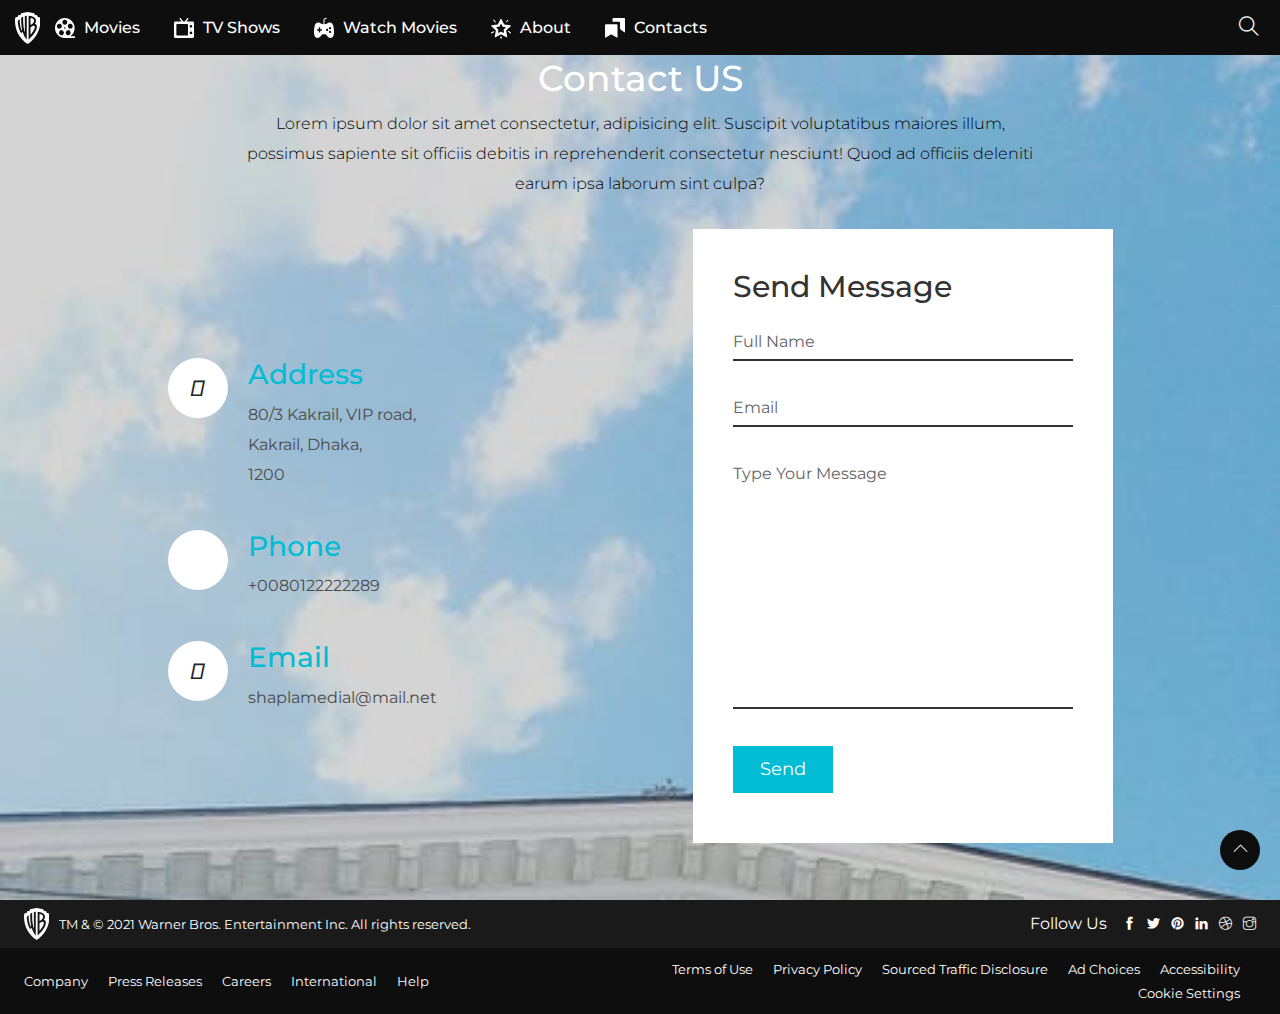
<file: contact.html>
<!doctype html>
<html class="no-js" lang="zxx">

<head>
    <meta charset="utf-8">
    <meta http-equiv="x-ua-compatible" content="ie=edge">
    <title>Movie</title>
    <meta name="description" content="">
    <meta name="viewport" content="width=device-width, initial-scale=1">

    <link rel="shortcut icon" type="image/x-icon" href="img/favicon.png">

    <!-- CSS here -->
    <link rel="stylesheet" href="css/bootstrap.min.css">
    <link rel="stylesheet" href="css/owl.carousel.min.css">
    <link rel="stylesheet" href="css/magnific-popup.css">
    <link rel="stylesheet" href="css/font-awesome.min.css">
    <link rel="stylesheet" href="css/themify-icons.css">
    <link rel="stylesheet" href="css/flaticon.css">
    <link rel="stylesheet" href="css/nice-select.css">
    <link rel="stylesheet" href="css/animate.min.css">
    <link rel="stylesheet" href="css/slicknav.css">
    <link rel="stylesheet" href="css/style.css">
    <link rel="stylesheet" href="https://cdnjs.cloudflare.com/ajax/libs/font-awesome/5.15.3/css/all.min.css"
        integrity="sha512-iBBXm8fW90+nuLcSKlbmrPcLa0OT92xO1BIsZ+ywDWZCvqsWgccV3gFoRBv0z+8dLJgyAHIhR35VZc2oM/gI1w=="
        crossorigin="anonymous" />

</head>

<body>

    <!-- HEADER::START -->
    <header>
        <div id="sticky-header" class="header_area">
            <div class="container-fluid">
                <div class="row">
                    <div class="col-12">
                        <div class="header__wrapper">
                            <!-- header__left__start  -->
                            <div class="header__left">
                                <div class="logo_img">
                                    <a href="index.html">
                                        <svg focusable="false" viewBox="0 0 25 32" xmlns="http://www.w3.org/2000/svg">
                                            <path
                                                d="M18.796 13.65c-.698 0-1.332.268-3.286 1.67v7.546c3.387-3.806 4.352-6.41 4.352-7.746-.004-.935-.435-1.47-1.066-1.47zm.266-5.008c0-1.34-1.527-2.438-3.552-2.571v6.978c2.555-1.502 3.552-3.008 3.552-4.407zm6.014-2.961c-.033-.134-.067-.184-.134-.2l-2.394-.636-.332-1.369c-.017-.067-.034-.117-.1-.133l-2.458-.668-.299-1.303a.183.183 0 00-.133-.167L12.843.015a.855.855 0 00-.316 0l-6.385 1.19a.183.183 0 00-.133.167l-.3 1.303-2.457.667c-.067.016-.083.066-.1.133l-.332 1.37-2.388.635c-.066.017-.1.067-.133.2A17.246 17.246 0 000 8.92c0 9.62 4.983 17.97 12.423 22.946a.332.332 0 00.533 0C20.396 26.89 25.38 18.539 25.38 8.921a17.32 17.32 0 00-.304-3.24zM11.753 27.44c0 .068-.067.1-.133.034-1.827-2.104-3.055-4.675-3.886-7.48l-1.262.804c-.332.234-.597.134-.8-.233-1.693-3.006-2.789-7.949-2.888-11.42a.603.603 0 01.166-.434 15.78 15.78 0 011.46-1.536c.1-.1.2-.034.2.133 0 4.274.73 8.247 1.893 10.853.1.2.2.2.333.1l.365-.234c-.698-3.106-1.096-7.246-.997-12.021 0-.168.034-.234.133-.3.51-.32 1.042-.599 1.594-.836.166-.067.2-.033.2.1-.095 6.945.472 11.752 1.699 15.592.033.1.132.066.132-.034-.067-1.402-.067-2.637-.067-4.14L9.83 4.4c0-.133.033-.2.166-.233.546-.136 1.1-.237 1.66-.301a.089.089 0 01.1.1l-.003 23.475zm1.993.034c-.067.067-.133.034-.133-.033V3.968a.09.09 0 01.099-.1c4.45.3 7.306 2.17 7.306 4.875a4.548 4.548 0 01-1.162 3.036c1.46.401 2.026 1.504 2.026 2.973.002 2.605-1.89 6.913-8.134 12.723h-.002z"
                                                fill="#FFF" fill-rule="nonzero"></path>
                                        </svg>

                                    </a>
                                </div>
                            </div>
                            <!-- header__left__start  -->

                            <!-- main_menu_start  -->
                            <div class="main_menu text-right d-none d-lg-block">
                                <nav>
                                    <ul id="mobile-menu">
                                        <li>
                                            <a href="index.html">
                                                <svg focusable="false" viewBox="0 0 20 20"
                                                    xmlns="http://www.w3.org/2000/svg">
                                                    <path
                                                        d="M19.65 10c0-5.523-4.4-10-9.825-10C4.399 0 0 4.477 0 10s4.399 10 9.825 10h9.824c.234-.165.351-.436.351-.814 0-.378-.117-.663-.35-.853h-4.401c2.747-1.85 4.4-4.98 4.4-8.333zm-5.013 6.742a2.428 2.428 0 01-3.43-.553 2.53 2.53 0 01.543-3.492 2.428 2.428 0 013.43.553 2.529 2.529 0 01-.543 3.492zm-.12-10.922c1.29-.427 2.675.292 3.094 1.605.42 1.313-.287 2.724-1.577 3.15-1.29.427-2.675-.292-3.095-1.605-.419-1.313.287-2.724 1.577-3.15zM9.824 1.667c1.356 0 2.456 1.12 2.456 2.5s-1.1 2.5-2.456 2.5c-1.357 0-2.456-1.12-2.456-2.5s1.1-2.5 2.456-2.5zM2.038 7.425c.42-1.313 1.805-2.032 3.095-1.606 1.29.427 1.996 1.838 1.577 3.15-.42 1.314-1.805 2.032-3.095 1.606-1.29-.426-1.996-1.837-1.577-3.15zm6.405 8.764a2.428 2.428 0 01-3.43.553 2.529 2.529 0 01-.544-3.492 2.428 2.428 0 013.43-.553 2.529 2.529 0 01.544 3.492zM9.006 10c0-.46.367-.833.819-.833.452 0 .818.373.818.833 0 .46-.366.833-.818.833A.826.826 0 019.006 10z">
                                                    </path>
                                                </svg>
                                                <span>Movies</span>
                                            </a>
                                        </li>
                                        <li>
                                            <a href="index.html">
                                                <svg focusable="false" viewBox="0 0 20 20"
                                                    xmlns="http://www.w3.org/2000/svg">
                                                    <path
                                                        d="M18.549 3.409h-6.183L14.562.772c-.004-.294-.108-.506-.31-.634s-.476-.156-.821-.083l-2.616 3.354h-1.63L6.57.055c-.323-.095-.59-.067-.803.083a.755.755 0 00-.328.634l2.195 2.637H1.451c-.8 0-1.451.677-1.451 1.51V18.49C0 19.323.65 20 1.451 20h17.098c.8 0 1.451-.677 1.451-1.51V4.918c0-.832-.65-1.51-1.451-1.51zm-4.524 13.27c0 .454-.353.821-.788.821H3.143c-.436 0-.789-.367-.789-.82V6.73c0-.454.353-.821.789-.821h10.094c.435 0 .788.367.788.82v9.95zm2.92-.377a1.37 1.37 0 01-1.37-1.366 1.37 1.37 0 012.738 0 1.37 1.37 0 01-1.369 1.366zm0-6.577a1.37 1.37 0 01-1.37-1.367 1.37 1.37 0 012.738 0 1.37 1.37 0 01-1.369 1.367z">
                                                    </path>
                                                </svg>
                                                <span>TV Shows</span>
                                            </a>
                                        </li>
                                        <li>
                                            <a href="index.html">
                                                <svg focusable="false" viewBox="0 0 20 20"
                                                    xmlns="http://www.w3.org/2000/svg">
                                                    <path
                                                        d="M10.017 8.27v7.92c-1.17.068-1.817.14-1.941.215-.532.324-.933 1.084-.933 1.084s-.9 1.367-2.007 2.06c-1.658 1.036-4.727.445-5.03-3.435-.135-1.745-.135-2.72-.035-4.002.281-3.6.885-6.162 2.248-7.01 1.507-.938 2.86-.553 3.722-.22.68.261 1.177.853 1.738 1.13.183.09.744.158 1.683.206-.03-1.69.009-3.782.118-4.437C9.79.518 10.763-.073 12.297.007c.3.053.45.242.45.567 0 .326-.166.486-.498.481-1.09-.056-1.588.247-1.698.908-.097.583-.131 2.631-.103 4.25.992-.041 1.583-.108 1.773-.201.561-.277 1.057-.869 1.738-1.13.862-.333 2.215-.718 3.722.22 1.363.848 1.967 3.41 2.248 7.01.1 1.281.1 2.257-.036 4.002-.302 3.88-3.371 4.471-5.029 3.435-1.108-.693-2.007-2.06-2.007-2.06s-.4-.76-.933-1.084c-.124-.075-.76-.147-1.905-.215V8.27h-.002zm-2.523 4.36a.517.517 0 00.512-.523v-.391c0-.29-.23-.524-.513-.524H6.211V9.885c0-.29-.23-.524-.513-.524h-.385a.518.518 0 00-.512.524v1.307H3.518a.518.518 0 00-.512.523v.392c0 .29.23.523.512.523h1.283v1.308c0 .29.23.523.513.523h.385a.518.518 0 00.512-.523V12.63h1.283zm5.655.478c.626 0 1.133-.516 1.133-1.155 0-.638-.507-1.154-1.133-1.154-.625 0-1.132.517-1.132 1.154 0 .639.507 1.155 1.132 1.155zm2.899-1.744c.618 0 1.12-.511 1.12-1.143a1.13 1.13 0 00-1.12-1.14 1.13 1.13 0 00-1.12 1.14c0 .632.501 1.143 1.12 1.143zm0 3.759c.618 0 1.12-.512 1.12-1.143a1.13 1.13 0 00-1.12-1.141 1.13 1.13 0 00-1.12 1.141c0 .631.501 1.143 1.12 1.143z">
                                                    </path>
                                                </svg>
                                                <span>Watch Movies</span>
                                            </a>
                                        </li>
                                        <li>
                                            <a href="about.html">
                                                <svg focusable="false" viewBox="0 0 20 21"
                                                    xmlns="http://www.w3.org/2000/svg">
                                                    <path
                                                        d="M9.767 16.427l-5.26 2.765a.5.5 0 01-.725-.527l1.005-5.857a.5.5 0 00-.144-.442L.388 8.218a.5.5 0 01.277-.853l5.88-.854a.5.5 0 00.377-.274L9.552.908a.5.5 0 01.896 0l2.63 5.329a.5.5 0 00.377.274l5.88.854a.5.5 0 01.277.853l-4.255 4.148a.5.5 0 00-.144.442l1.005 5.857a.5.5 0 01-.726.527l-5.26-2.765a.5.5 0 00-.465 0zm0-2.718a.5.5 0 01.466 0l2.065 1.086a.5.5 0 00.725-.527l-.394-2.3a.5.5 0 01.144-.442l1.67-1.629a.5.5 0 00-.277-.853l-2.309-.335a.5.5 0 01-.376-.274l-1.033-2.092a.5.5 0 00-.896 0L8.519 8.435a.5.5 0 01-.376.274l-2.31.335a.5.5 0 00-.276.853l1.67 1.629a.5.5 0 01.144.442l-.394 2.3a.5.5 0 00.725.527l2.065-1.086z">
                                                    </path>
                                                    <path
                                                        d="M15.475 3.674l1.493-1.624-1.493 1.624zm2.187 9.913l2.056 1.306-2.056-1.306zm-15.265.38L.273 15.02l2.124-1.055zm7.61 5.055l-.01 1.362.01-1.362zm-5.81-15.3l-1.732-1.59 1.731 1.59z"
                                                        stroke="currentColor" stroke-linecap="round"></path>
                                                </svg>
                                                <span>About</span>
                                            </a>
                                        </li>
                                        <li>
                                            <a href="contact.html">
                                                <svg focusable="false" viewBox="0 0 20 20"
                                                    xmlns="http://www.w3.org/2000/svg">
                                                    <path
                                                        d="M.833 6.25h10.834c.46 0 .833.433.833.968v11.915a.5.5 0 01-.75.433L6.45 16.498a.5.5 0 00-.504.002L.754 19.557A.5.5 0 010 19.126V7.218c0-.535.373-.968.833-.968z">
                                                    </path>
                                                    <path
                                                        d="M15 11.114V4.718c0-.535-.373-.968-.833-.968H8.333c-.833 0-.833-.535-.833-1.227V.968C7.5.433 7.873 0 8.333 0h10.834c.46 0 .833.433.833.968v13.01a.5.5 0 01-.807.395L15 11.113z">
                                                    </path>
                                                </svg>
                                                <span>Contacts</span>
                                            </a>
                                        </li>


                                    </ul>
                                </nav>
                            </div>
                            <!-- main_menu_start  -->

                            <!-- header__right_start  -->
                            <div class="header__right">
                                <div class="contact_wrap d-flex align-items-center">
                                    <div class="search_btn d-none d-lg-block">
                                        <button><i class="ti-search"></i></button>
                                    </div>
                                </div>
                            </div>
                            <!-- header__right_end  -->
                        </div>
                    </div>
                    <div class="col-12">
                        <div class="mobile_menu d-block d-lg-none"></div>
                    </div>
                </div>
            </div>
        </div>
    </header>
    <!--/ HEADER::END -->



    <section class="contactt">
        <div class="contents">
            <h2>Contact US </h2>
            <p>Lorem ipsum dolor sit amet consectetur, adipisicing elit. Suscipit voluptatibus maiores illum, possimus
                sapiente sit officiis debitis in reprehenderit consectetur nesciunt! Quod ad officiis deleniti earum
                ipsa laborum sint culpa?</p>

        </div>
        <div class="container ">
            <div class="contactInfo">
                <div class="box">
                    <div class="icon"><i class="fas fa-map-marker"></i> </div>
                    <div class="text">
                        <h3>Address</h3>
                        <p>80/3 Kakrail, VIP road, <br>Kakrail, Dhaka, <br>1200</p>
                    </div>

                </div>
                <div class="box">
                    <div class="icon"> <i class="fas fa-phone-square-alt"></i></div>

                    <div class="text">
                        <h3>Phone</h3>
                        <p>+0080122222289</p>
                    </div>

                </div>
                <div class="box">
                    <div class="icon"> <i class="fas fa-envelope"></i></div>
                    <div class="text">
                        <h3>Email</h3>
                        <p>shaplamedial@mail.net</p>
                    </div>

                </div>
            </div>
            <div class="contatctForm">
                <form action="">
                    <h2>Send Message</h2>
                    <div class="inputbox">
                        <input type="text" name="" required>
                        <span>Full Name</span>
                    </div>
                    <div class="inputbox">
                        <input type="text" name="" required>
                        <span>Email</span>
                    </div>
                    <div class="inputbox">
                        <textarea name="" id="" cols="30" rows="10"></textarea>
                        <span>Type Your Message</span>
                    </div>
                    <div class="inputbox">
                        <input name="" id="" type="submit" value="Send">

                    </div>
                </form>
            </div>
        </div>
    </section>

    <!-- BANNER::END  -->

    <!-- FOOTER::START  -->
    <footer>
        <div class="footer_top_area">
            <div class="copy_right_text">
                <div class="logo">
                    <svg focusable="false" viewBox="0 0 25 32" xmlns="http://www.w3.org/2000/svg">
                        <path
                            d="M18.796 13.65c-.698 0-1.332.268-3.286 1.67v7.546c3.387-3.806 4.352-6.41 4.352-7.746-.004-.935-.435-1.47-1.066-1.47zm.266-5.008c0-1.34-1.527-2.438-3.552-2.571v6.978c2.555-1.502 3.552-3.008 3.552-4.407zm6.014-2.961c-.033-.134-.067-.184-.134-.2l-2.394-.636-.332-1.369c-.017-.067-.034-.117-.1-.133l-2.458-.668-.299-1.303a.183.183 0 00-.133-.167L12.843.015a.855.855 0 00-.316 0l-6.385 1.19a.183.183 0 00-.133.167l-.3 1.303-2.457.667c-.067.016-.083.066-.1.133l-.332 1.37-2.388.635c-.066.017-.1.067-.133.2A17.246 17.246 0 000 8.92c0 9.62 4.983 17.97 12.423 22.946a.332.332 0 00.533 0C20.396 26.89 25.38 18.539 25.38 8.921a17.32 17.32 0 00-.304-3.24zM11.753 27.44c0 .068-.067.1-.133.034-1.827-2.104-3.055-4.675-3.886-7.48l-1.262.804c-.332.234-.597.134-.8-.233-1.693-3.006-2.789-7.949-2.888-11.42a.603.603 0 01.166-.434 15.78 15.78 0 011.46-1.536c.1-.1.2-.034.2.133 0 4.274.73 8.247 1.893 10.853.1.2.2.2.333.1l.365-.234c-.698-3.106-1.096-7.246-.997-12.021 0-.168.034-.234.133-.3.51-.32 1.042-.599 1.594-.836.166-.067.2-.033.2.1-.095 6.945.472 11.752 1.699 15.592.033.1.132.066.132-.034-.067-1.402-.067-2.637-.067-4.14L9.83 4.4c0-.133.033-.2.166-.233.546-.136 1.1-.237 1.66-.301a.089.089 0 01.1.1l-.003 23.475zm1.993.034c-.067.067-.133.034-.133-.033V3.968a.09.09 0 01.099-.1c4.45.3 7.306 2.17 7.306 4.875a4.548 4.548 0 01-1.162 3.036c1.46.401 2.026 1.504 2.026 2.973.002 2.605-1.89 6.913-8.134 12.723h-.002z"
                            fill="#FFF" fill-rule="nonzero"></path>
                    </svg>
                </div>
                <p>TM & © 2021 Warner Bros. Entertainment Inc. All rights reserved.</p>
            </div>
            <div class="footer_top_right">
                <span class="foloow_text">
                    Follow Us
                </span>
                <div class="social_links">
                    <a href="#">
                        <i class="ti-facebook"></i>
                    </a>
                    <a href="#">
                        <i class="ti-twitter-alt"></i>
                    </a>
                    <a href="#">
                        <i class="ti-pinterest-alt"></i>
                    </a>
                    <a href="#">
                        <i class="ti-linkedin"></i>
                    </a>
                    <a href="#">
                        <i class="ti-dribbble"></i>
                    </a>
                    <a href="#">
                        <i class="ti-instagram"></i>
                    </a>
                </div>
            </div>
        </div>
        <div class="quick_links_area">
            <div class="quick_links">
                <a href="#">Company</a>
                <a href="#">Press Releases</a>
                <a href="#">Careers</a>
                <a href="#">International</a>
                <a href="#">Help</a>
            </div>
            <div class="quick_links text-right">
                <a href="#">Terms of Use</a>
                <a href="#">Privacy Policy</a>
                <a href="#">Sourced Traffic Disclosure</a>
                <a href="#">Ad Choices</a>
                <a href="#">Accessibility</a>
                <a href="#">Cookie Settings</a>
            </div>
        </div>
    </footer>
    <!-- FOOTER::END  -->


    <!-- UP_ICON  -->
    <div id="back-top" style="display: block;">
        <a title="Go to Top" href="#">
            <i class="ti-angle-up"></i>
        </a>
    </div>
    <!--/ UP_ICON -->

    <!--ALL JS SCRIPTS -->
    <script src="js/vendor/jquery-3.4.1.min.js"></script>
    <script src="js/vendor/popper.min.js"></script>
    <script src="js/vendor/bootstrap.min.js"></script>

    <script src="js/owl.carousel.min.js"></script>
    <script src="js/isotope.pkgd.min.js"></script>
    <script src="js/waypoints.min.js"></script>
    <script src="js/jquery.counterup.min.js"></script>
    <script src="js/imagesloaded.pkgd.min.js"></script>
    <script src="js/wow.min.js"></script>
    <script src="js/nice-select.min.js"></script>
    <script src="js/barfiller.js"></script>
    <script src="js/jquery.slicknav.js"></script>
    <script src="js/jquery.magnific-popup.min.js"></script>
    <script src="js/jquery.ajaxchimp.min.js"></script>
    <script src="js/parallax.js"></script>

    <!-- MAIN JS   -->
    <script src="js/main.js"></script>

</body>

</html>
</file>
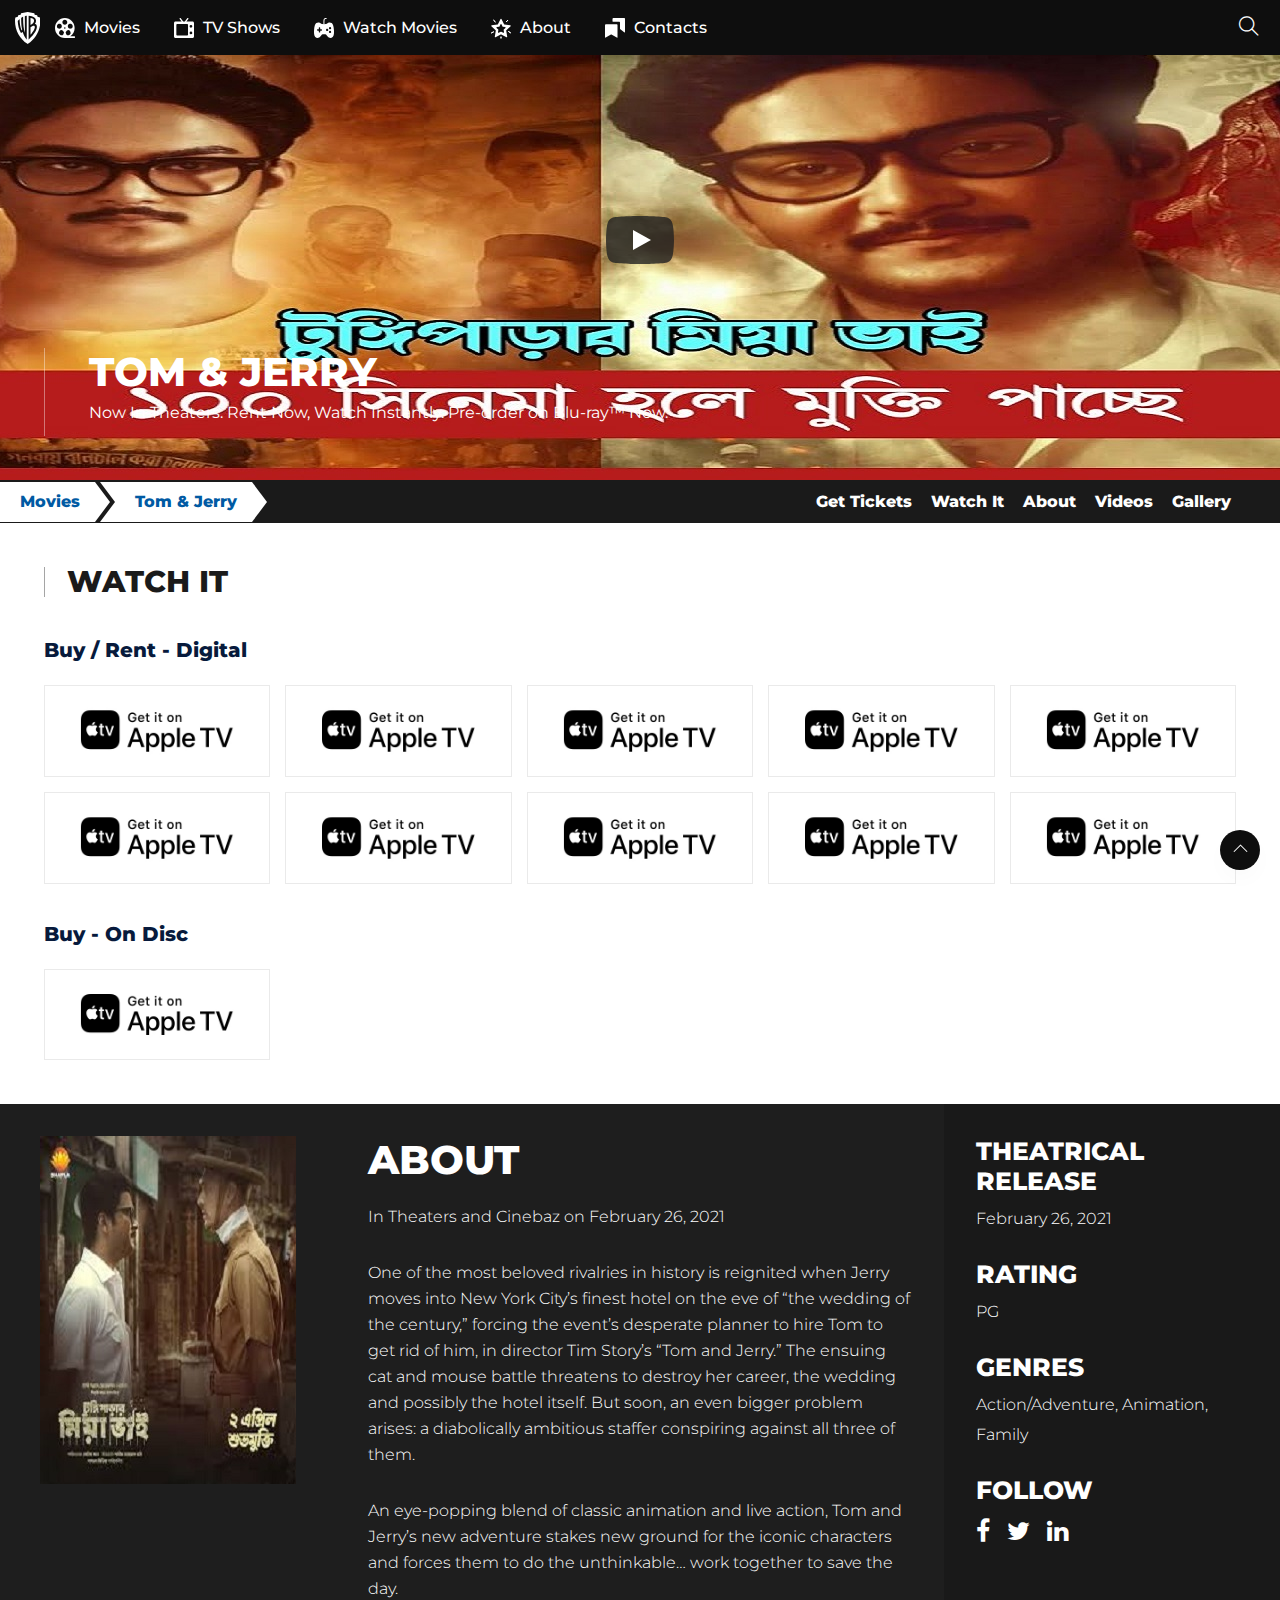
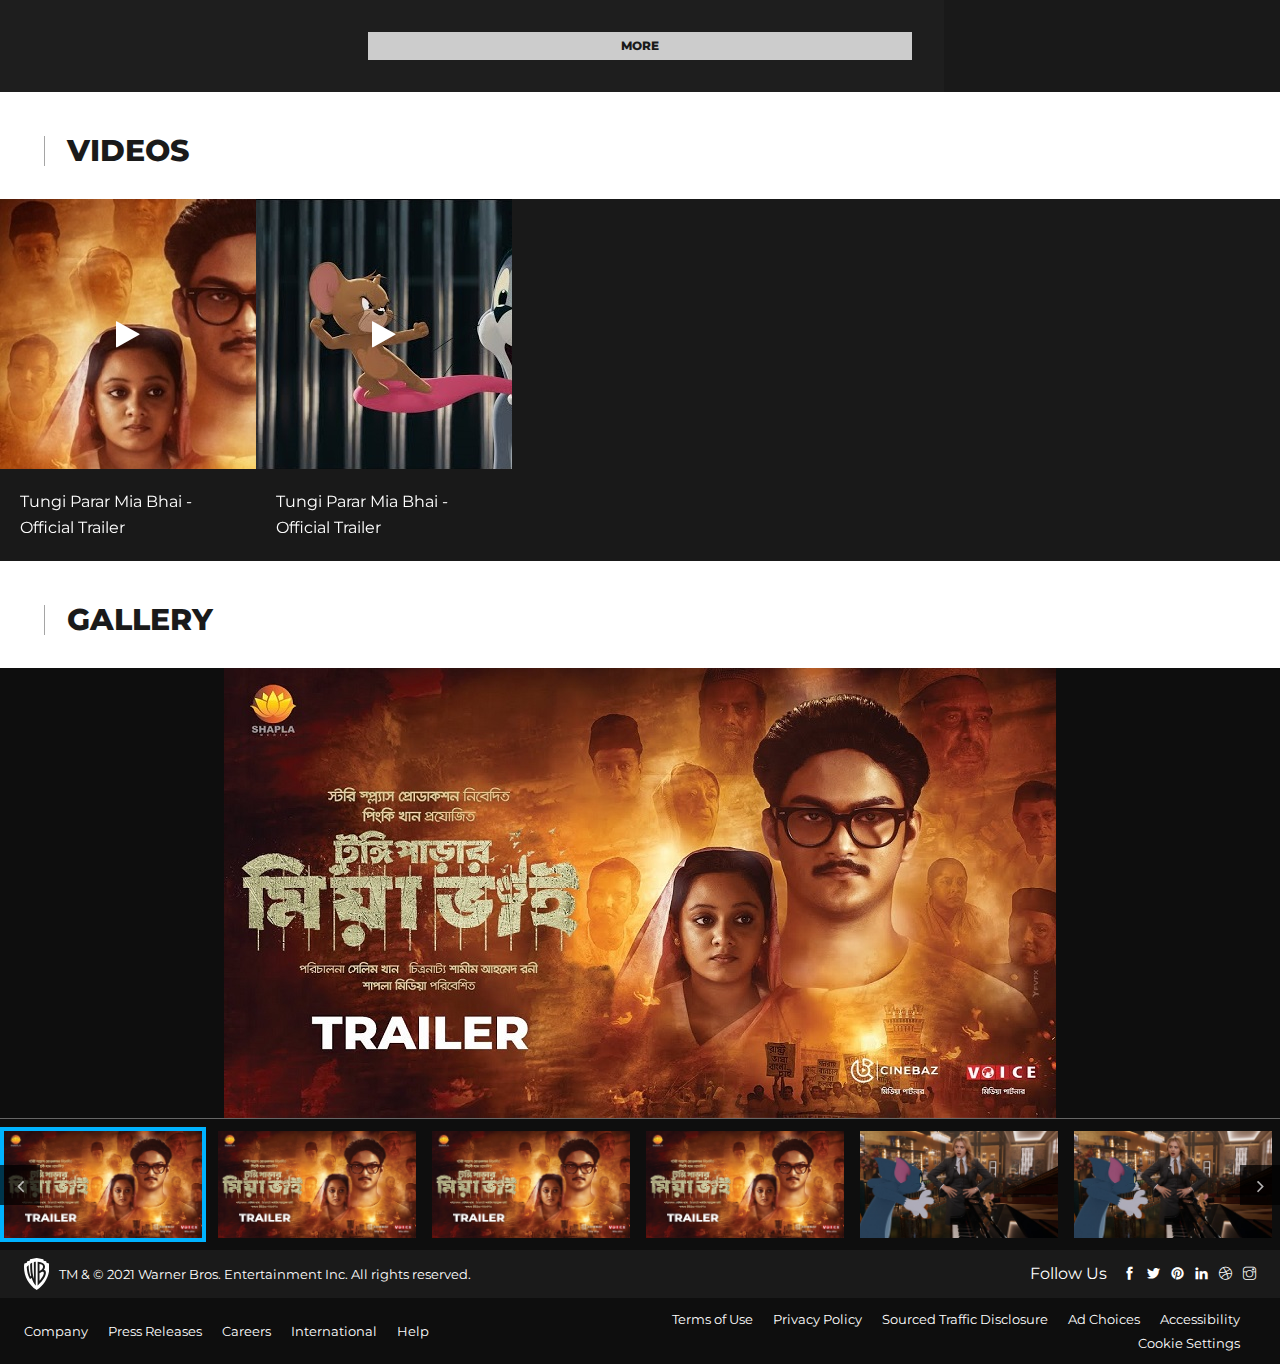
<file: detail.html>
<!doctype html>
<html class="no-js" lang="zxx">

<head>
    <meta charset="utf-8">
    <meta http-equiv="x-ua-compatible" content="ie=edge">
    <title>Movie</title>
    <meta name="description" content="">
    <meta name="viewport" content="width=device-width, initial-scale=1">

    <link rel="shortcut icon" type="image/x-icon" href="img/favicon.png">

    <!-- CSS here -->
    <link rel="stylesheet" href="css/bootstrap.min.css">
    <link rel="stylesheet" href="css/owl.carousel.min.css">
    <link rel="stylesheet" href="css/magnific-popup.css">
    <link rel="stylesheet" href="css/font-awesome.min.css">
    <link rel="stylesheet" href="css/themify-icons.css">
    <link rel="stylesheet" href="css/slick.css">
    <link rel="stylesheet" href="css/flaticon.css">
    <link rel="stylesheet" href="css/nice-select.css">
    <link rel="stylesheet" href="css/animate.min.css">
    <link rel="stylesheet" href="css/slicknav.css">
    <link rel="stylesheet" href="css/style.css">


</head>

<body>

    <!-- HEADER::START -->
    <header>
        <div id="sticky-header" class="header_area">
            <div class="container-fluid">
                <div class="row">
                    <div class="col-12">
                        <div class="header__wrapper">
                            <!-- header__left__start  -->
                            <div class="header__left">
                                <div class="logo_img">
                                    <a href="index.html">
                                        <svg focusable="false" viewBox="0 0 25 32" xmlns="http://www.w3.org/2000/svg">
                                            <path
                                                d="M18.796 13.65c-.698 0-1.332.268-3.286 1.67v7.546c3.387-3.806 4.352-6.41 4.352-7.746-.004-.935-.435-1.47-1.066-1.47zm.266-5.008c0-1.34-1.527-2.438-3.552-2.571v6.978c2.555-1.502 3.552-3.008 3.552-4.407zm6.014-2.961c-.033-.134-.067-.184-.134-.2l-2.394-.636-.332-1.369c-.017-.067-.034-.117-.1-.133l-2.458-.668-.299-1.303a.183.183 0 00-.133-.167L12.843.015a.855.855 0 00-.316 0l-6.385 1.19a.183.183 0 00-.133.167l-.3 1.303-2.457.667c-.067.016-.083.066-.1.133l-.332 1.37-2.388.635c-.066.017-.1.067-.133.2A17.246 17.246 0 000 8.92c0 9.62 4.983 17.97 12.423 22.946a.332.332 0 00.533 0C20.396 26.89 25.38 18.539 25.38 8.921a17.32 17.32 0 00-.304-3.24zM11.753 27.44c0 .068-.067.1-.133.034-1.827-2.104-3.055-4.675-3.886-7.48l-1.262.804c-.332.234-.597.134-.8-.233-1.693-3.006-2.789-7.949-2.888-11.42a.603.603 0 01.166-.434 15.78 15.78 0 011.46-1.536c.1-.1.2-.034.2.133 0 4.274.73 8.247 1.893 10.853.1.2.2.2.333.1l.365-.234c-.698-3.106-1.096-7.246-.997-12.021 0-.168.034-.234.133-.3.51-.32 1.042-.599 1.594-.836.166-.067.2-.033.2.1-.095 6.945.472 11.752 1.699 15.592.033.1.132.066.132-.034-.067-1.402-.067-2.637-.067-4.14L9.83 4.4c0-.133.033-.2.166-.233.546-.136 1.1-.237 1.66-.301a.089.089 0 01.1.1l-.003 23.475zm1.993.034c-.067.067-.133.034-.133-.033V3.968a.09.09 0 01.099-.1c4.45.3 7.306 2.17 7.306 4.875a4.548 4.548 0 01-1.162 3.036c1.46.401 2.026 1.504 2.026 2.973.002 2.605-1.89 6.913-8.134 12.723h-.002z"
                                                fill="#FFF" fill-rule="nonzero"></path>
                                        </svg>

                                    </a>
                                </div>
                            </div>
                            <!-- header__left__start  -->

                            <!-- main_menu_start  -->
                            <div class="main_menu text-right d-none d-lg-block">
                                <nav>
                                    <ul id="mobile-menu">
                                        <li>
                                            <a href="index.html">
                                                <svg focusable="false" viewBox="0 0 20 20"
                                                    xmlns="http://www.w3.org/2000/svg">
                                                    <path
                                                        d="M19.65 10c0-5.523-4.4-10-9.825-10C4.399 0 0 4.477 0 10s4.399 10 9.825 10h9.824c.234-.165.351-.436.351-.814 0-.378-.117-.663-.35-.853h-4.401c2.747-1.85 4.4-4.98 4.4-8.333zm-5.013 6.742a2.428 2.428 0 01-3.43-.553 2.53 2.53 0 01.543-3.492 2.428 2.428 0 013.43.553 2.529 2.529 0 01-.543 3.492zm-.12-10.922c1.29-.427 2.675.292 3.094 1.605.42 1.313-.287 2.724-1.577 3.15-1.29.427-2.675-.292-3.095-1.605-.419-1.313.287-2.724 1.577-3.15zM9.824 1.667c1.356 0 2.456 1.12 2.456 2.5s-1.1 2.5-2.456 2.5c-1.357 0-2.456-1.12-2.456-2.5s1.1-2.5 2.456-2.5zM2.038 7.425c.42-1.313 1.805-2.032 3.095-1.606 1.29.427 1.996 1.838 1.577 3.15-.42 1.314-1.805 2.032-3.095 1.606-1.29-.426-1.996-1.837-1.577-3.15zm6.405 8.764a2.428 2.428 0 01-3.43.553 2.529 2.529 0 01-.544-3.492 2.428 2.428 0 013.43-.553 2.529 2.529 0 01.544 3.492zM9.006 10c0-.46.367-.833.819-.833.452 0 .818.373.818.833 0 .46-.366.833-.818.833A.826.826 0 019.006 10z">
                                                    </path>
                                                </svg>
                                                <span>Movies</span>
                                            </a>
                                        </li>
                                        <li>
                                            <a href="index.html">
                                                <svg focusable="false" viewBox="0 0 20 20"
                                                    xmlns="http://www.w3.org/2000/svg">
                                                    <path
                                                        d="M18.549 3.409h-6.183L14.562.772c-.004-.294-.108-.506-.31-.634s-.476-.156-.821-.083l-2.616 3.354h-1.63L6.57.055c-.323-.095-.59-.067-.803.083a.755.755 0 00-.328.634l2.195 2.637H1.451c-.8 0-1.451.677-1.451 1.51V18.49C0 19.323.65 20 1.451 20h17.098c.8 0 1.451-.677 1.451-1.51V4.918c0-.832-.65-1.51-1.451-1.51zm-4.524 13.27c0 .454-.353.821-.788.821H3.143c-.436 0-.789-.367-.789-.82V6.73c0-.454.353-.821.789-.821h10.094c.435 0 .788.367.788.82v9.95zm2.92-.377a1.37 1.37 0 01-1.37-1.366 1.37 1.37 0 012.738 0 1.37 1.37 0 01-1.369 1.366zm0-6.577a1.37 1.37 0 01-1.37-1.367 1.37 1.37 0 012.738 0 1.37 1.37 0 01-1.369 1.367z">
                                                    </path>
                                                </svg>
                                                <span>TV Shows</span>
                                            </a>
                                        </li>
                                        <li>
                                            <a href="index.html">
                                                <svg focusable="false" viewBox="0 0 20 20"
                                                    xmlns="http://www.w3.org/2000/svg">
                                                    <path
                                                        d="M10.017 8.27v7.92c-1.17.068-1.817.14-1.941.215-.532.324-.933 1.084-.933 1.084s-.9 1.367-2.007 2.06c-1.658 1.036-4.727.445-5.03-3.435-.135-1.745-.135-2.72-.035-4.002.281-3.6.885-6.162 2.248-7.01 1.507-.938 2.86-.553 3.722-.22.68.261 1.177.853 1.738 1.13.183.09.744.158 1.683.206-.03-1.69.009-3.782.118-4.437C9.79.518 10.763-.073 12.297.007c.3.053.45.242.45.567 0 .326-.166.486-.498.481-1.09-.056-1.588.247-1.698.908-.097.583-.131 2.631-.103 4.25.992-.041 1.583-.108 1.773-.201.561-.277 1.057-.869 1.738-1.13.862-.333 2.215-.718 3.722.22 1.363.848 1.967 3.41 2.248 7.01.1 1.281.1 2.257-.036 4.002-.302 3.88-3.371 4.471-5.029 3.435-1.108-.693-2.007-2.06-2.007-2.06s-.4-.76-.933-1.084c-.124-.075-.76-.147-1.905-.215V8.27h-.002zm-2.523 4.36a.517.517 0 00.512-.523v-.391c0-.29-.23-.524-.513-.524H6.211V9.885c0-.29-.23-.524-.513-.524h-.385a.518.518 0 00-.512.524v1.307H3.518a.518.518 0 00-.512.523v.392c0 .29.23.523.512.523h1.283v1.308c0 .29.23.523.513.523h.385a.518.518 0 00.512-.523V12.63h1.283zm5.655.478c.626 0 1.133-.516 1.133-1.155 0-.638-.507-1.154-1.133-1.154-.625 0-1.132.517-1.132 1.154 0 .639.507 1.155 1.132 1.155zm2.899-1.744c.618 0 1.12-.511 1.12-1.143a1.13 1.13 0 00-1.12-1.14 1.13 1.13 0 00-1.12 1.14c0 .632.501 1.143 1.12 1.143zm0 3.759c.618 0 1.12-.512 1.12-1.143a1.13 1.13 0 00-1.12-1.141 1.13 1.13 0 00-1.12 1.141c0 .631.501 1.143 1.12 1.143z">
                                                    </path>
                                                </svg>
                                                <span>Watch Movies</span>
                                            </a>
                                        </li>
                                        <li>
                                            <a href="index.html">
                                                <svg focusable="false" viewBox="0 0 20 21"
                                                    xmlns="http://www.w3.org/2000/svg">
                                                    <path
                                                        d="M9.767 16.427l-5.26 2.765a.5.5 0 01-.725-.527l1.005-5.857a.5.5 0 00-.144-.442L.388 8.218a.5.5 0 01.277-.853l5.88-.854a.5.5 0 00.377-.274L9.552.908a.5.5 0 01.896 0l2.63 5.329a.5.5 0 00.377.274l5.88.854a.5.5 0 01.277.853l-4.255 4.148a.5.5 0 00-.144.442l1.005 5.857a.5.5 0 01-.726.527l-5.26-2.765a.5.5 0 00-.465 0zm0-2.718a.5.5 0 01.466 0l2.065 1.086a.5.5 0 00.725-.527l-.394-2.3a.5.5 0 01.144-.442l1.67-1.629a.5.5 0 00-.277-.853l-2.309-.335a.5.5 0 01-.376-.274l-1.033-2.092a.5.5 0 00-.896 0L8.519 8.435a.5.5 0 01-.376.274l-2.31.335a.5.5 0 00-.276.853l1.67 1.629a.5.5 0 01.144.442l-.394 2.3a.5.5 0 00.725.527l2.065-1.086z">
                                                    </path>
                                                    <path
                                                        d="M15.475 3.674l1.493-1.624-1.493 1.624zm2.187 9.913l2.056 1.306-2.056-1.306zm-15.265.38L.273 15.02l2.124-1.055zm7.61 5.055l-.01 1.362.01-1.362zm-5.81-15.3l-1.732-1.59 1.731 1.59z"
                                                        stroke="currentColor" stroke-linecap="round"></path>
                                                </svg>
                                                <span>About</span>
                                            </a>
                                        </li>
                                        <li>
                                            <a href="index.html">
                                                <svg focusable="false" viewBox="0 0 20 20"
                                                    xmlns="http://www.w3.org/2000/svg">
                                                    <path
                                                        d="M.833 6.25h10.834c.46 0 .833.433.833.968v11.915a.5.5 0 01-.75.433L6.45 16.498a.5.5 0 00-.504.002L.754 19.557A.5.5 0 010 19.126V7.218c0-.535.373-.968.833-.968z">
                                                    </path>
                                                    <path
                                                        d="M15 11.114V4.718c0-.535-.373-.968-.833-.968H8.333c-.833 0-.833-.535-.833-1.227V.968C7.5.433 7.873 0 8.333 0h10.834c.46 0 .833.433.833.968v13.01a.5.5 0 01-.807.395L15 11.113z">
                                                    </path>
                                                </svg>
                                                <span>Contacts</span>
                                            </a>
                                        </li>


                                    </ul>
                                </nav>
                            </div>
                            <!-- main_menu_start  -->

                            <!-- header__right_start  -->
                            <div class="header__right">
                                <div class="contact_wrap d-flex align-items-center">
                                    <div class="search_btn d-none d-lg-block">
                                        <button><i class="ti-search"></i></button>
                                    </div>
                                </div>
                            </div>
                            <!-- header__right_end  -->
                        </div>
                    </div>
                    <div class="col-12">
                        <div class="mobile_menu d-block d-lg-none"></div>
                    </div>
                </div>
            </div>
        </div>
    </header>
    <!--/ HEADER::END -->

    <!-- BANNER::START  -->
    <div class="banner_area">
        <div class="single_carousel banner_bg_t video_play_screen">
            <a href="https://www.youtube.com/watch?v=RI4shNYmlM0" class="popup-video play_button">
                <svg width="100%" height="100%" focusable="false" xmlns="http://www.w3.org/2000/svg"
                    viewBox="0 0 68 48">
                    <path
                        d="M66.52 7.74c-.78-2.93-2.49-5.41-5.42-6.19C55.79.13 34 0 34 0S12.21.13 6.9 1.55c-2.93.78-4.63 3.26-5.42 6.19C.06 13.05 0 24 0 24s.06 10.95 1.48 16.26c.78 2.93 2.49 5.41 5.42 6.19C12.21 47.87 34 48 34 48s21.79-.13 27.1-1.55c2.93-.78 4.64-3.26 5.42-6.19C67.94 34.95 68 24 68 24s-.06-10.95-1.48-16.26z"
                        fill="#212121" fill-opacity="0.8">
                    </path>
                    <path d="M45 24L27 14v20" fill="#fff"> </path>
                </svg>
            </a>
            <div class="banner_text">
                <h3>Tom & Jerry</h3>
                <p>Now In Theaters. Rent Now, Watch Instantly. Pre-order on Blu-ray™ Now.</p>
            </div>
        </div>
    </div>
    <!-- BANNER::END  -->

    <div class="subheader_menu">
        <div class="subheader_menu_left"><a href="/movies">
                <div class="sc-bRBYWo iFDqQu"><span>Movies</span></div>
            </a><a aria-current="page" href="/movies/tom-jerry">
                <div class="sc-bRBYWo kBMRXs"><span>Tom &amp; Jerry</span></div>
            </a></div>
        <ul class="subheader_menu_right">
            <li>
                <a href="#">
                    Get Tickets
                </a>
            </li>
            <li>
                <a href="#"> Watch It</a>
            </li>
            <li>
                <a href="#">About</a>
            </li>
            <li>
                <a href="#"> Videos</a>
            </li>
            <li>
                <a href="#"> Gallery</a>
            </li>
        </ul>
    </div>

    <!-- movie_list_area ::start  -->
    <div class="movie_list_area">
        <div class="section__title">
            <h3>Watch It</h3>
        </div>
        <div class="brand_wrapper mb_30">
            <h4 class="f_w_800">Buy / Rent - Digital</h4>
            <div class="brand_wrapper_inner">



                <div class="single_brand">
                    <a href="#">
                        <img src="img/brand/1.jpg" alt="">
                    </a>
                </div>
                <div class="single_brand">
                    <a href="#">
                        <img src="img/brand/1.jpg" alt="">
                    </a>
                </div>
                <div class="single_brand">
                    <a href="#">
                        <img src="img/brand/1.jpg" alt="">
                    </a>
                </div>
                <div class="single_brand">
                    <a href="#">
                        <img src="img/brand/1.jpg" alt="">
                    </a>
                </div>
                <div class="single_brand">
                    <a href="#">
                        <img src="img/brand/1.jpg" alt="">
                    </a>
                </div>
                <div class="single_brand">
                    <a href="#">
                        <img src="img/brand/1.jpg" alt="">
                    </a>
                </div>
                <div class="single_brand">
                    <a href="#">
                        <img src="img/brand/1.jpg" alt="">
                    </a>
                </div>
                <div class="single_brand">
                    <a href="#">
                        <img src="img/brand/1.jpg" alt="">
                    </a>
                </div>
                <div class="single_brand">
                    <a href="#">
                        <img src="img/brand/1.jpg" alt="">
                    </a>
                </div>
                <div class="single_brand">
                    <a href="#">
                        <img src="img/brand/1.jpg" alt="">
                    </a>
                </div>
            </div>
        </div>
        <div class="brand_wrapper">
            <h4 class="f_w_800">Buy - On Disc</h4>
            <div class="brand_wrapper_inner">
                <div class="single_brand">
                    <a href="#">
                        <img src="img/brand/1.jpg" alt="">
                    </a>
                </div>

            </div>
        </div>


    </div>
    <!-- movie_list_area ::end  -->

    <div class="about_movie_wrapper">
        <div class="thumb">
            <img src="img/movie_img/im.jpg" alt="">
        </div>
        <div class="about_info">
            <h3 class="mb_20">About</h3>
            <p class="mb_30">In Theaters and Cinebaz on February 26, 2021</p>
            <p class="mb_30">One of the most beloved rivalries in history is reignited when Jerry moves into New York
                City’s finest hotel on the eve of “the wedding of the century,” forcing the event’s desperate planner to
                hire Tom to get rid of him, in director Tim Story’s “Tom and Jerry.” The ensuing cat and mouse battle
                threatens to destroy her career, the wedding and possibly the hotel itself. But soon, an even bigger
                problem arises: a diabolically ambitious staffer conspiring against all three of them.</p>
            <p class="mb_30">An eye-popping blend of classic animation and live action, Tom and Jerry’s new adventure
                stakes new ground for the iconic characters and forces them to do the unthinkable… work together to save
                the day.</p>
            <button class="more_btn">More</button>
        </div>
        <div class="about_movie_info">
            <div class="about_movie_single">
                <h4>Theatrical Release</h4>
                <p>February 26, 2021</p>
            </div>
            <div class="about_movie_single">
                <h4>Rating</h4>
                <p>PG</p>
            </div>
            <div class="about_movie_single">
                <h4>Genres</h4>
                <p>Action/Adventure, Animation, Family</p>
            </div>
            <div class="about_movie_single">
                <h4>Follow</h4>
                <div class="social_links">
                    <a href="#">
                        <i class="fa fa-facebook"></i>
                    </a>
                    <a href="#">
                        <i class="fa fa-twitter"></i>
                    </a>
                    <a href="#">
                        <i class="fa fa-linkedin"></i>
                    </a>
                </div>
            </div>
        </div>
    </div>


    <div class="movie_player_wrapper">
        <div class="section__title">
            <h3>Videos</h3>
        </div>
        <div class="movie_payer_inner videos_carousel owl-carousel">
            <div class="single_movie_player ">
                <div class="movie_preview movie_bg_t">
                    <a href="https://www.youtube.com/watch?v=y1WUmv27fRE" class="movie_play_icon popup-video">
                        <i class="fa fa-play"></i>
                    </a>
                </div>
                <div class="movie_captions">
                    <h3>Tungi Parar Mia Bhai - Official Trailer</h3>
                </div>
            </div>
            <div class="single_movie_player">
                <div class="movie_preview movie_bg_1">
                    <a href="https://www.youtube.com/watch?v=y1WUmv27fRE" class="movie_play_icon popup-video">
                        <i class="fa fa-play"></i>
                    </a>
                </div>
                <div class="movie_captions">
                    <h3>Tungi Parar Mia Bhai - Official Trailer</h3>
                </div>
            </div>
        </div>
    </div>

    <div class="gallery_carousel">
        <div class="section__title">
            <h3>Gallery</h3>
        </div>
        <div class="gallery_carousel_inner">
            <div class="slider-for">
                <div class="item">
                    <div class="single_testmonial">
                        <img src="img/gallery/tungi-para.jpg" alt="">
                    </div>
                </div>
                <div class="item">
                    <div class="single_testmonial">
                        <img src="img/gallery/tungi-para.jpg" alt="">
                    </div>
                </div>
                <div class="item">
                    <div class="single_testmonial">
                        <img src="img/gallery/tungi-para.jpg" alt="">
                    </div>
                </div>
                <div class="item">
                    <div class="single_testmonial">
                        <img src="img/gallery/tungi-para.jpg" alt="">
                    </div>
                </div>
                <div class="item">
                    <div class="single_testmonial">
                        <img src="img/gallery/tungi-para.jpg" alt="">
                    </div>
                </div>
                <div class="item">
                    <div class="single_testmonial">
                        <img src="img/gallery/tungi-para.jpg" alt="">
                    </div>
                </div>
                <div class="item">
                    <div class="single_testmonial">
                        <img src="img/gallery/tungi-para.jpg" alt="">
                    </div>
                </div>
                <div class="item">
                    <div class="single_testmonial">
                        <img src="img/gallery/tungi-para.jpg" alt="">
                    </div>
                </div>
                <div class="item">
                    <div class="single_testmonial">
                        <img src="img/gallery/tungi-para.jpg" alt="">
                    </div>
                </div>
                <div class="item">
                    <div class="single_testmonial">
                        <img src="img/gallery/tungi-para.jpg" alt="">
                    </div>
                </div>
                <div class="item">
                    <div class="single_testmonial">
                        <img src="img/gallery/tungi-para.jpg" alt="">
                    </div>
                </div>
                <div class="item">
                    <div class="single_testmonial">
                        <img src="img/gallery/tungi-para.jpg" alt="">
                    </div>
                </div>
            </div>

            <div class="slider-nav">
                <div class="item">
                    <img src="img/gallery/tungi-para.jpg" alt="">
                </div>
                <div class="item">
                    <img src="img/gallery/tungi-para.jpg" alt="">
                </div>
                <div class="item">
                    <img src="img/gallery/tungi-para.jpg" alt="">
                </div>
                <div class="item">
                    <img src="img/gallery/tungi-para.jpg" alt="">
                </div>
                <div class="item">
                    <img src="img/gallery/1.jpg" alt="">
                </div>
                <div class="item">
                    <img src="img/gallery/1.jpg" alt="">
                </div>
                <div class="item">
                    <img src="img/gallery/1.jpg" alt="">
                </div>
                <div class="item">
                    <img src="img/gallery/1.jpg" alt="">
                </div>
                <div class="item">
                    <img src="img/gallery/1.jpg" alt="">
                </div>
                <div class="item">
                    <img src="img/gallery/1.jpg" alt="">
                </div>
                <div class="item">
                    <img src="img/gallery/1.jpg" alt="">
                </div>
            </div>
        </div>

    </div>



    <!-- FOOTER::START  -->
    <footer>
        <div class="footer_top_area">
            <div class="copy_right_text">
                <div class="logo">
                    <svg focusable="false" viewBox="0 0 25 32" xmlns="http://www.w3.org/2000/svg">
                        <path
                            d="M18.796 13.65c-.698 0-1.332.268-3.286 1.67v7.546c3.387-3.806 4.352-6.41 4.352-7.746-.004-.935-.435-1.47-1.066-1.47zm.266-5.008c0-1.34-1.527-2.438-3.552-2.571v6.978c2.555-1.502 3.552-3.008 3.552-4.407zm6.014-2.961c-.033-.134-.067-.184-.134-.2l-2.394-.636-.332-1.369c-.017-.067-.034-.117-.1-.133l-2.458-.668-.299-1.303a.183.183 0 00-.133-.167L12.843.015a.855.855 0 00-.316 0l-6.385 1.19a.183.183 0 00-.133.167l-.3 1.303-2.457.667c-.067.016-.083.066-.1.133l-.332 1.37-2.388.635c-.066.017-.1.067-.133.2A17.246 17.246 0 000 8.92c0 9.62 4.983 17.97 12.423 22.946a.332.332 0 00.533 0C20.396 26.89 25.38 18.539 25.38 8.921a17.32 17.32 0 00-.304-3.24zM11.753 27.44c0 .068-.067.1-.133.034-1.827-2.104-3.055-4.675-3.886-7.48l-1.262.804c-.332.234-.597.134-.8-.233-1.693-3.006-2.789-7.949-2.888-11.42a.603.603 0 01.166-.434 15.78 15.78 0 011.46-1.536c.1-.1.2-.034.2.133 0 4.274.73 8.247 1.893 10.853.1.2.2.2.333.1l.365-.234c-.698-3.106-1.096-7.246-.997-12.021 0-.168.034-.234.133-.3.51-.32 1.042-.599 1.594-.836.166-.067.2-.033.2.1-.095 6.945.472 11.752 1.699 15.592.033.1.132.066.132-.034-.067-1.402-.067-2.637-.067-4.14L9.83 4.4c0-.133.033-.2.166-.233.546-.136 1.1-.237 1.66-.301a.089.089 0 01.1.1l-.003 23.475zm1.993.034c-.067.067-.133.034-.133-.033V3.968a.09.09 0 01.099-.1c4.45.3 7.306 2.17 7.306 4.875a4.548 4.548 0 01-1.162 3.036c1.46.401 2.026 1.504 2.026 2.973.002 2.605-1.89 6.913-8.134 12.723h-.002z"
                            fill="#FFF" fill-rule="nonzero"></path>
                    </svg>
                </div>
                <p>TM & © 2021 Warner Bros. Entertainment Inc. All rights reserved.</p>
            </div>
            <div class="footer_top_right">
                <span class="foloow_text">
                    Follow Us
                </span>
                <div class="social_links">
                    <a href="#">
                        <i class="ti-facebook"></i>
                    </a>
                    <a href="#">
                        <i class="ti-twitter-alt"></i>
                    </a>
                    <a href="#">
                        <i class="ti-pinterest-alt"></i>
                    </a>
                    <a href="#">
                        <i class="ti-linkedin"></i>
                    </a>
                    <a href="#">
                        <i class="ti-dribbble"></i>
                    </a>
                    <a href="#">
                        <i class="ti-instagram"></i>
                    </a>
                </div>
            </div>
        </div>
        <div class="quick_links_area">
            <div class="quick_links">
                <a href="#">Company</a>
                <a href="#">Press Releases</a>
                <a href="#">Careers</a>
                <a href="#">International</a>
                <a href="#">Help</a>
            </div>
            <div class="quick_links text-right">
                <a href="#">Terms of Use</a>
                <a href="#">Privacy Policy</a>
                <a href="#">Sourced Traffic Disclosure</a>
                <a href="#">Ad Choices</a>
                <a href="#">Accessibility</a>
                <a href="#">Cookie Settings</a>
            </div>
        </div>
    </footer>
    <!-- FOOTER::END  -->


    <!-- UP_ICON  -->
    <div id="back-top" style="display: block;">
        <a title="Go to Top" href="#">
            <i class="ti-angle-up"></i>
        </a>
    </div>
    <!--/ UP_ICON -->

    <!--ALL JS SCRIPTS -->
    <script src="js/vendor/jquery-3.4.1.min.js"></script>
    <script src="js/vendor/popper.min.js"></script>
    <script src="js/vendor/bootstrap.min.js"></script>

    <script src="js/owl.carousel.min.js"></script>
    <script src="js/isotope.pkgd.min.js"></script>
    <script src="js/waypoints.min.js"></script>
    <script src="js/jquery.counterup.min.js"></script>
    <script src="js/imagesloaded.pkgd.min.js"></script>
    <script src="js/slick.min.js"></script>
    <script src="js/wow.min.js"></script>
    <script src="js/nice-select.min.js"></script>
    <script src="js/barfiller.js"></script>
    <script src="js/jquery.slicknav.js"></script>
    <script src="js/jquery.magnific-popup.min.js"></script>
    <script src="js/jquery.ajaxchimp.min.js"></script>
    <script src="js/parallax.js"></script>

    <!-- MAIN JS   -->
    <script src="js/main.js"></script>

</body>

</html>
</file>
<file: css/themify-icons.css>
@font-face {
	font-family: 'themify';
	src:url('../fonts/themify.eot?-fvbane');
	src:url('../fonts/themify.eot?#iefix-fvbane') format('embedded-opentype'),
		url('../fonts/themify.woff?-fvbane') format('woff'),
		url('../fonts/themify.ttf?-fvbane') format('truetype'),
		url('../fonts/themify.svg?-fvbane#themify') format('svg');
	font-weight: normal;
	font-style: normal;
}

[class^="ti-"], [class*=" ti-"] {
	font-family: 'themify';
	/* speak: none; */
	font-style: normal;
	font-weight: normal;
	font-variant: normal;
	text-transform: none;
	line-height: 1;

	/* Better Font Rendering =========== */
	-webkit-font-smoothing: antialiased;
	-moz-osx-font-smoothing: grayscale;
}

.ti-wand:before {
	content: "\e600";
}
.ti-volume:before {
	content: "\e601";
}
.ti-user:before {
	content: "\e602";
}
.ti-unlock:before {
	content: "\e603";
}
.ti-unlink:before {
	content: "\e604";
}
.ti-trash:before {
	content: "\e605";
}
.ti-thought:before {
	content: "\e606";
}
.ti-target:before {
	content: "\e607";
}
.ti-tag:before {
	content: "\e608";
}
.ti-tablet:before {
	content: "\e609";
}
.ti-star:before {
	content: "\e60a";
}
.ti-spray:before {
	content: "\e60b";
}
.ti-signal:before {
	content: "\e60c";
}
.ti-shopping-cart:before {
	content: "\e60d";
}
.ti-shopping-cart-full:before {
	content: "\e60e";
}
.ti-settings:before {
	content: "\e60f";
}
.ti-search:before {
	content: "\e610";
}
.ti-zoom-in:before {
	content: "\e611";
}
.ti-zoom-out:before {
	content: "\e612";
}
.ti-cut:before {
	content: "\e613";
}
.ti-ruler:before {
	content: "\e614";
}
.ti-ruler-pencil:before {
	content: "\e615";
}
.ti-ruler-alt:before {
	content: "\e616";
}
.ti-bookmark:before {
	content: "\e617";
}
.ti-bookmark-alt:before {
	content: "\e618";
}
.ti-reload:before {
	content: "\e619";
}
.ti-plus:before {
	content: "\e61a";
}
.ti-pin:before {
	content: "\e61b";
}
.ti-pencil:before {
	content: "\e61c";
}
.ti-pencil-alt:before {
	content: "\e61d";
}
.ti-paint-roller:before {
	content: "\e61e";
}
.ti-paint-bucket:before {
	content: "\e61f";
}
.ti-na:before {
	content: "\e620";
}
.ti-mobile:before {
	content: "\e621";
}
.ti-minus:before {
	content: "\e622";
}
.ti-medall:before {
	content: "\e623";
}
.ti-medall-alt:before {
	content: "\e624";
}
.ti-marker:before {
	content: "\e625";
}
.ti-marker-alt:before {
	content: "\e626";
}
.ti-arrow-up:before {
	content: "\e627";
}
.ti-arrow-right:before {
	content: "\e628";
}
.ti-arrow-left:before {
	content: "\e629";
}
.ti-arrow-down:before {
	content: "\e62a";
}
.ti-lock:before {
	content: "\e62b";
}
.ti-location-arrow:before {
	content: "\e62c";
}
.ti-link:before {
	content: "\e62d";
}
.ti-layout:before {
	content: "\e62e";
}
.ti-layers:before {
	content: "\e62f";
}
.ti-layers-alt:before {
	content: "\e630";
}
.ti-key:before {
	content: "\e631";
}
.ti-import:before {
	content: "\e632";
}
.ti-image:before {
	content: "\e633";
}
.ti-heart:before {
	content: "\e634";
}
.ti-heart-broken:before {
	content: "\e635";
}
.ti-hand-stop:before {
	content: "\e636";
}
.ti-hand-open:before {
	content: "\e637";
}
.ti-hand-drag:before {
	content: "\e638";
}
.ti-folder:before {
	content: "\e639";
}
.ti-flag:before {
	content: "\e63a";
}
.ti-flag-alt:before {
	content: "\e63b";
}
.ti-flag-alt-2:before {
	content: "\e63c";
}
.ti-eye:before {
	content: "\e63d";
}
.ti-export:before {
	content: "\e63e";
}
.ti-exchange-vertical:before {
	content: "\e63f";
}
.ti-desktop:before {
	content: "\e640";
}
.ti-cup:before {
	content: "\e641";
}
.ti-crown:before {
	content: "\e642";
}
.ti-comments:before {
	content: "\e643";
}
.ti-comment:before {
	content: "\e644";
}
.ti-comment-alt:before {
	content: "\e645";
}
.ti-close:before {
	content: "\e646";
}
.ti-clip:before {
	content: "\e647";
}
.ti-angle-up:before {
	content: "\e648";
}
.ti-angle-right:before {
	content: "\e649";
}
.ti-angle-left:before {
	content: "\e64a";
}
.ti-angle-down:before {
	content: "\e64b";
}
.ti-check:before {
	content: "\e64c";
}
.ti-check-box:before {
	content: "\e64d";
}
.ti-camera:before {
	content: "\e64e";
}
.ti-announcement:before {
	content: "\e64f";
}
.ti-brush:before {
	content: "\e650";
}
.ti-briefcase:before {
	content: "\e651";
}
.ti-bolt:before {
	content: "\e652";
}
.ti-bolt-alt:before {
	content: "\e653";
}
.ti-blackboard:before {
	content: "\e654";
}
.ti-bag:before {
	content: "\e655";
}
.ti-move:before {
	content: "\e656";
}
.ti-arrows-vertical:before {
	content: "\e657";
}
.ti-arrows-horizontal:before {
	content: "\e658";
}
.ti-fullscreen:before {
	content: "\e659";
}
.ti-arrow-top-right:before {
	content: "\e65a";
}
.ti-arrow-top-left:before {
	content: "\e65b";
}
.ti-arrow-circle-up:before {
	content: "\e65c";
}
.ti-arrow-circle-right:before {
	content: "\e65d";
}
.ti-arrow-circle-left:before {
	content: "\e65e";
}
.ti-arrow-circle-down:before {
	content: "\e65f";
}
.ti-angle-double-up:before {
	content: "\e660";
}
.ti-angle-double-right:before {
	content: "\e661";
}
.ti-angle-double-left:before {
	content: "\e662";
}
.ti-angle-double-down:before {
	content: "\e663";
}
.ti-zip:before {
	content: "\e664";
}
.ti-world:before {
	content: "\e665";
}
.ti-wheelchair:before {
	content: "\e666";
}
.ti-view-list:before {
	content: "\e667";
}
.ti-view-list-alt:before {
	content: "\e668";
}
.ti-view-grid:before {
	content: "\e669";
}
.ti-uppercase:before {
	content: "\e66a";
}
.ti-upload:before {
	content: "\e66b";
}
.ti-underline:before {
	content: "\e66c";
}
.ti-truck:before {
	content: "\e66d";
}
.ti-timer:before {
	content: "\e66e";
}
.ti-ticket:before {
	content: "\e66f";
}
.ti-thumb-up:before {
	content: "\e670";
}
.ti-thumb-down:before {
	content: "\e671";
}
.ti-text:before {
	content: "\e672";
}
.ti-stats-up:before {
	content: "\e673";
}
.ti-stats-down:before {
	content: "\e674";
}
.ti-split-v:before {
	content: "\e675";
}
.ti-split-h:before {
	content: "\e676";
}
.ti-smallcap:before {
	content: "\e677";
}
.ti-shine:before {
	content: "\e678";
}
.ti-shift-right:before {
	content: "\e679";
}
.ti-shift-left:before {
	content: "\e67a";
}
.ti-shield:before {
	content: "\e67b";
}
.ti-notepad:before {
	content: "\e67c";
}
.ti-server:before {
	content: "\e67d";
}
.ti-quote-right:before {
	content: "\e67e";
}
.ti-quote-left:before {
	content: "\e67f";
}
.ti-pulse:before {
	content: "\e680";
}
.ti-printer:before {
	content: "\e681";
}
.ti-power-off:before {
	content: "\e682";
}
.ti-plug:before {
	content: "\e683";
}
.ti-pie-chart:before {
	content: "\e684";
}
.ti-paragraph:before {
	content: "\e685";
}
.ti-panel:before {
	content: "\e686";
}
.ti-package:before {
	content: "\e687";
}
.ti-music:before {
	content: "\e688";
}
.ti-music-alt:before {
	content: "\e689";
}
.ti-mouse:before {
	content: "\e68a";
}
.ti-mouse-alt:before {
	content: "\e68b";
}
.ti-money:before {
	content: "\e68c";
}
.ti-microphone:before {
	content: "\e68d";
}
.ti-menu:before {
	content: "\e68e";
}
.ti-menu-alt:before {
	content: "\e68f";
}
.ti-map:before {
	content: "\e690";
}
.ti-map-alt:before {
	content: "\e691";
}
.ti-loop:before {
	content: "\e692";
}
.ti-location-pin:before {
	content: "\e693";
}
.ti-list:before {
	content: "\e694";
}
.ti-light-bulb:before {
	content: "\e695";
}
.ti-Italic:before {
	content: "\e696";
}
.ti-info:before {
	content: "\e697";
}
.ti-infinite:before {
	content: "\e698";
}
.ti-id-badge:before {
	content: "\e699";
}
.ti-hummer:before {
	content: "\e69a";
}
.ti-home:before {
	content: "\e69b";
}
.ti-help:before {
	content: "\e69c";
}
.ti-headphone:before {
	content: "\e69d";
}
.ti-harddrives:before {
	content: "\e69e";
}
.ti-harddrive:before {
	content: "\e69f";
}
.ti-gift:before {
	content: "\e6a0";
}
.ti-game:before {
	content: "\e6a1";
}
.ti-filter:before {
	content: "\e6a2";
}
.ti-files:before {
	content: "\e6a3";
}
.ti-file:before {
	content: "\e6a4";
}
.ti-eraser:before {
	content: "\e6a5";
}
.ti-envelope:before {
	content: "\e6a6";
}
.ti-download:before {
	content: "\e6a7";
}
.ti-direction:before {
	content: "\e6a8";
}
.ti-direction-alt:before {
	content: "\e6a9";
}
.ti-dashboard:before {
	content: "\e6aa";
}
.ti-control-stop:before {
	content: "\e6ab";
}
.ti-control-shuffle:before {
	content: "\e6ac";
}
.ti-control-play:before {
	content: "\e6ad";
}
.ti-control-pause:before {
	content: "\e6ae";
}
.ti-control-forward:before {
	content: "\e6af";
}
.ti-control-backward:before {
	content: "\e6b0";
}
.ti-cloud:before {
	content: "\e6b1";
}
.ti-cloud-up:before {
	content: "\e6b2";
}
.ti-cloud-down:before {
	content: "\e6b3";
}
.ti-clipboard:before {
	content: "\e6b4";
}
.ti-car:before {
	content: "\e6b5";
}
.ti-calendar:before {
	content: "\e6b6";
}
.ti-book:before {
	content: "\e6b7";
}
.ti-bell:before {
	content: "\e6b8";
}
.ti-basketball:before {
	content: "\e6b9";
}
.ti-bar-chart:before {
	content: "\e6ba";
}
.ti-bar-chart-alt:before {
	content: "\e6bb";
}
.ti-back-right:before {
	content: "\e6bc";
}
.ti-back-left:before {
	content: "\e6bd";
}
.ti-arrows-corner:before {
	content: "\e6be";
}
.ti-archive:before {
	content: "\e6bf";
}
.ti-anchor:before {
	content: "\e6c0";
}
.ti-align-right:before {
	content: "\e6c1";
}
.ti-align-left:before {
	content: "\e6c2";
}
.ti-align-justify:before {
	content: "\e6c3";
}
.ti-align-center:before {
	content: "\e6c4";
}
.ti-alert:before {
	content: "\e6c5";
}
.ti-alarm-clock:before {
	content: "\e6c6";
}
.ti-agenda:before {
	content: "\e6c7";
}
.ti-write:before {
	content: "\e6c8";
}
.ti-window:before {
	content: "\e6c9";
}
.ti-widgetized:before {
	content: "\e6ca";
}
.ti-widget:before {
	content: "\e6cb";
}
.ti-widget-alt:before {
	content: "\e6cc";
}
.ti-wallet:before {
	content: "\e6cd";
}
.ti-video-clapper:before {
	content: "\e6ce";
}
.ti-video-camera:before {
	content: "\e6cf";
}
.ti-vector:before {
	content: "\e6d0";
}
.ti-themify-logo:before {
	content: "\e6d1";
}
.ti-themify-favicon:before {
	content: "\e6d2";
}
.ti-themify-favicon-alt:before {
	content: "\e6d3";
}
.ti-support:before {
	content: "\e6d4";
}
.ti-stamp:before {
	content: "\e6d5";
}
.ti-split-v-alt:before {
	content: "\e6d6";
}
.ti-slice:before {
	content: "\e6d7";
}
.ti-shortcode:before {
	content: "\e6d8";
}
.ti-shift-right-alt:before {
	content: "\e6d9";
}
.ti-shift-left-alt:before {
	content: "\e6da";
}
.ti-ruler-alt-2:before {
	content: "\e6db";
}
.ti-receipt:before {
	content: "\e6dc";
}
.ti-pin2:before {
	content: "\e6dd";
}
.ti-pin-alt:before {
	content: "\e6de";
}
.ti-pencil-alt2:before {
	content: "\e6df";
}
.ti-palette:before {
	content: "\e6e0";
}
.ti-more:before {
	content: "\e6e1";
}
.ti-more-alt:before {
	content: "\e6e2";
}
.ti-microphone-alt:before {
	content: "\e6e3";
}
.ti-magnet:before {
	content: "\e6e4";
}
.ti-line-double:before {
	content: "\e6e5";
}
.ti-line-dotted:before {
	content: "\e6e6";
}
.ti-line-dashed:before {
	content: "\e6e7";
}
.ti-layout-width-full:before {
	content: "\e6e8";
}
.ti-layout-width-default:before {
	content: "\e6e9";
}
.ti-layout-width-default-alt:before {
	content: "\e6ea";
}
.ti-layout-tab:before {
	content: "\e6eb";
}
.ti-layout-tab-window:before {
	content: "\e6ec";
}
.ti-layout-tab-v:before {
	content: "\e6ed";
}
.ti-layout-tab-min:before {
	content: "\e6ee";
}
.ti-layout-slider:before {
	content: "\e6ef";
}
.ti-layout-slider-alt:before {
	content: "\e6f0";
}
.ti-layout-sidebar-right:before {
	content: "\e6f1";
}
.ti-layout-sidebar-none:before {
	content: "\e6f2";
}
.ti-layout-sidebar-left:before {
	content: "\e6f3";
}
.ti-layout-placeholder:before {
	content: "\e6f4";
}
.ti-layout-menu:before {
	content: "\e6f5";
}
.ti-layout-menu-v:before {
	content: "\e6f6";
}
.ti-layout-menu-separated:before {
	content: "\e6f7";
}
.ti-layout-menu-full:before {
	content: "\e6f8";
}
.ti-layout-media-right-alt:before {
	content: "\e6f9";
}
.ti-layout-media-right:before {
	content: "\e6fa";
}
.ti-layout-media-overlay:before {
	content: "\e6fb";
}
.ti-layout-media-overlay-alt:before {
	content: "\e6fc";
}
.ti-layout-media-overlay-alt-2:before {
	content: "\e6fd";
}
.ti-layout-media-left-alt:before {
	content: "\e6fe";
}
.ti-layout-media-left:before {
	content: "\e6ff";
}
.ti-layout-media-center-alt:before {
	content: "\e700";
}
.ti-layout-media-center:before {
	content: "\e701";
}
.ti-layout-list-thumb:before {
	content: "\e702";
}
.ti-layout-list-thumb-alt:before {
	content: "\e703";
}
.ti-layout-list-post:before {
	content: "\e704";
}
.ti-layout-list-large-image:before {
	content: "\e705";
}
.ti-layout-line-solid:before {
	content: "\e706";
}
.ti-layout-grid4:before {
	content: "\e707";
}
.ti-layout-grid3:before {
	content: "\e708";
}
.ti-layout-grid2:before {
	content: "\e709";
}
.ti-layout-grid2-thumb:before {
	content: "\e70a";
}
.ti-layout-cta-right:before {
	content: "\e70b";
}
.ti-layout-cta-left:before {
	content: "\e70c";
}
.ti-layout-cta-center:before {
	content: "\e70d";
}
.ti-layout-cta-btn-right:before {
	content: "\e70e";
}
.ti-layout-cta-btn-left:before {
	content: "\e70f";
}
.ti-layout-column4:before {
	content: "\e710";
}
.ti-layout-column3:before {
	content: "\e711";
}
.ti-layout-column2:before {
	content: "\e712";
}
.ti-layout-accordion-separated:before {
	content: "\e713";
}
.ti-layout-accordion-merged:before {
	content: "\e714";
}
.ti-layout-accordion-list:before {
	content: "\e715";
}
.ti-ink-pen:before {
	content: "\e716";
}
.ti-info-alt:before {
	content: "\e717";
}
.ti-help-alt:before {
	content: "\e718";
}
.ti-headphone-alt:before {
	content: "\e719";
}
.ti-hand-point-up:before {
	content: "\e71a";
}
.ti-hand-point-right:before {
	content: "\e71b";
}
.ti-hand-point-left:before {
	content: "\e71c";
}
.ti-hand-point-down:before {
	content: "\e71d";
}
.ti-gallery:before {
	content: "\e71e";
}
.ti-face-smile:before {
	content: "\e71f";
}
.ti-face-sad:before {
	content: "\e720";
}
.ti-credit-card:before {
	content: "\e721";
}
.ti-control-skip-forward:before {
	content: "\e722";
}
.ti-control-skip-backward:before {
	content: "\e723";
}
.ti-control-record:before {
	content: "\e724";
}
.ti-control-eject:before {
	content: "\e725";
}
.ti-comments-smiley:before {
	content: "\e726";
}
.ti-brush-alt:before {
	content: "\e727";
}
.ti-youtube:before {
	content: "\e728";
}
.ti-vimeo:before {
	content: "\e729";
}
.ti-twitter:before {
	content: "\e72a";
}
.ti-time:before {
	content: "\e72b";
}
.ti-tumblr:before {
	content: "\e72c";
}
.ti-skype:before {
	content: "\e72d";
}
.ti-share:before {
	content: "\e72e";
}
.ti-share-alt:before {
	content: "\e72f";
}
.ti-rocket:before {
	content: "\e730";
}
.ti-pinterest:before {
	content: "\e731";
}
.ti-new-window:before {
	content: "\e732";
}
.ti-microsoft:before {
	content: "\e733";
}
.ti-list-ol:before {
	content: "\e734";
}
.ti-linkedin:before {
	content: "\e735";
}
.ti-layout-sidebar-2:before {
	content: "\e736";
}
.ti-layout-grid4-alt:before {
	content: "\e737";
}
.ti-layout-grid3-alt:before {
	content: "\e738";
}
.ti-layout-grid2-alt:before {
	content: "\e739";
}
.ti-layout-column4-alt:before {
	content: "\e73a";
}
.ti-layout-column3-alt:before {
	content: "\e73b";
}
.ti-layout-column2-alt:before {
	content: "\e73c";
}
.ti-instagram:before {
	content: "\e73d";
}
.ti-google:before {
	content: "\e73e";
}
.ti-github:before {
	content: "\e73f";
}
.ti-flickr:before {
	content: "\e740";
}
.ti-facebook:before {
	content: "\e741";
}
.ti-dropbox:before {
	content: "\e742";
}
.ti-dribbble:before {
	content: "\e743";
}
.ti-apple:before {
	content: "\e744";
}
.ti-android:before {
	content: "\e745";
}
.ti-save:before {
	content: "\e746";
}
.ti-save-alt:before {
	content: "\e747";
}
.ti-yahoo:before {
	content: "\e748";
}
.ti-wordpress:before {
	content: "\e749";
}
.ti-vimeo-alt:before {
	content: "\e74a";
}
.ti-twitter-alt:before {
	content: "\e74b";
}
.ti-tumblr-alt:before {
	content: "\e74c";
}
.ti-trello:before {
	content: "\e74d";
}
.ti-stack-overflow:before {
	content: "\e74e";
}
.ti-soundcloud:before {
	content: "\e74f";
}
.ti-sharethis:before {
	content: "\e750";
}
.ti-sharethis-alt:before {
	content: "\e751";
}
.ti-reddit:before {
	content: "\e752";
}
.ti-pinterest-alt:before {
	content: "\e753";
}
.ti-microsoft-alt:before {
	content: "\e754";
}
.ti-linux:before {
	content: "\e755";
}
.ti-jsfiddle:before {
	content: "\e756";
}
.ti-joomla:before {
	content: "\e757";
}
.ti-html5:before {
	content: "\e758";
}
.ti-flickr-alt:before {
	content: "\e759";
}
.ti-email:before {
	content: "\e75a";
}
.ti-drupal:before {
	content: "\e75b";
}
.ti-dropbox-alt:before {
	content: "\e75c";
}
.ti-css3:before {
	content: "\e75d";
}
.ti-rss:before {
	content: "\e75e";
}
.ti-rss-alt:before {
	content: "\e75f";
}
</file>
<file: css/flaticon.css>
/*
  	Flaticon icon font: Flaticon
  	Creation date: 19/11/2019 18:12
  	*/

@font-face {
  font-family: "Flaticon";
  src: url("../fonts/Flaticon.eot");
  src: url("../fonts/Flaticon.eot?#iefix") format("embedded-opentype"),
       url("../fonts/Flaticon.woff2") format("woff2"),
       url("../fonts/Flaticon.woff") format("woff"),
       url("../fonts/Flaticon.ttf") format("truetype"),
       url("../fonts/Flaticon.svg#Flaticon") format("svg");
  font-weight: normal;
  font-style: normal;
}

@media screen and (-webkit-min-device-pixel-ratio:0) {
  @font-face {
    font-family: "Flaticon";
    src: url("../fonts/Flaticon.svg#Flaticon") format("svg");
  }
}

[class^="flaticon-"]:before, [class*=" flaticon-"]:before,
[class^="flaticon-"]:after, [class*=" flaticon-"]:after {   
  font-family: Flaticon;
font-style: normal;
}

.flaticon-placeholder:before { content: "\f100"; }
.flaticon-phone:before { content: "\f101"; }
.flaticon-share:before { content: "\f102"; }
.flaticon-back:before { content: "\f103"; }
.flaticon-next:before { content: "\f104"; }
</file>
<file: css/nice-select.css>
.nice-select {
  -webkit-tap-highlight-color: transparent;
  background-color: #fff;
  border-radius: 5px;
  border: solid 1px #e8e8e8;
  box-sizing: border-box;
  clear: both;
  cursor: pointer;
  display: block;
  float: left;
  font-family: inherit;
  font-size: 14px;
  font-weight: normal;
  height: 42px;
  line-height: 40px;
  outline: none;
  padding-left: 18px;
  padding-right: 30px;
  position: relative;
  text-align: left !important;
  -webkit-transition: all 0.2s ease-in-out;
  transition: all 0.2s ease-in-out;
  -webkit-user-select: none;
     -moz-user-select: none;
      -ms-user-select: none;
          user-select: none;
  white-space: nowrap;
  width: auto; }
  .nice-select:hover {
    border-color: #dbdbdb; }
  .nice-select:active, .nice-select.open, .nice-select:focus {
    border-color: #999; }


  .nice-select.disabled {
    border-color: #ededed;
    color: #999;
    pointer-events: none; }
    .nice-select.disabled:after {
      border-color: #cccccc; }
  .nice-select.wide {
    width: 100%; }
    .nice-select.wide .list {
      left: 0 !important;
      right: 0 !important; }
  .nice-select.right {
    float: right; }
    .nice-select.right .list {
      left: auto;
      right: 0; }
  .nice-select.small {
    font-size: 12px;
    height: 36px;
    line-height: 34px; }
    .nice-select.small:after {
      height: 4px;
      width: 4px; }
    .nice-select.small .option {
      line-height: 34px;
      min-height: 34px; }
  .nice-select .list {
    background-color: #fff;
    border-radius: 5px;
    box-shadow: 0 0 0 1px rgba(68, 68, 68, 0.11);
    box-sizing: border-box;
    margin-top: 4px;
    opacity: 0;
    overflow: hidden;
    padding: 0;
    pointer-events: none;
    position: absolute;
    top: 100%;
    left: 0;
    -webkit-transform-origin: 50% 0;
        -ms-transform-origin: 50% 0;
            transform-origin: 50% 0;
    -webkit-transform: scale(0.75) translateY(-21px);
        -ms-transform: scale(0.75) translateY(-21px);
            transform: scale(0.75) translateY(-21px);
    -webkit-transition: all 0.2s cubic-bezier(0.5, 0, 0, 1.25), opacity 0.15s ease-out;
    transition: all 0.2s cubic-bezier(0.5, 0, 0, 1.25), opacity 0.15s ease-out;
    z-index: 9; }
    .nice-select .list:hover .option:not(:hover) {
      background-color: transparent !important; }
  .nice-select .option {
    cursor: pointer;
    font-weight: 400;
    line-height: 40px;
    list-style: none;
    min-height: 40px;
    outline: none;
    padding-left: 18px;
    padding-right: 29px;
    text-align: left;
    -webkit-transition: all 0.2s;
    transition: all 0.2s; }
    .nice-select .option:hover, .nice-select .option.focus, .nice-select .option.selected.focus {
      background-color: #f6f6f6; }
    .nice-select .option.selected {
      font-weight: bold; }
    .nice-select .option.disabled {
      background-color: transparent;
      color: #999;
      cursor: default; }

.no-csspointerevents .nice-select .list {
  display: none; }

.no-csspointerevents .nice-select.open .list {
  display: block; }





  /* ,,,,,,,,,,,,,,,, */


  .nice-select:after {
    content: "\e64b";
    display: block;
    height: 5px;
    margin-top: -5px;
    pointer-events: none;
    position: absolute;
    right: 30px;
    top: 8px;
    transition: all 0.15s ease-in-out;
    width: 5px;
    font-family: 'themify';
    color: #ddd; }

    .nice-select.open:after {
 }
    .nice-select.open .list {
      opacity: 1;
      pointer-events: auto;
      -webkit-transform: scale(1) translateY(0);
          -ms-transform: scale(1) translateY(0);
              transform: scale(1) translateY(0); }
</file>
<file: css/style.css>
/*------------------------------------------------------------------
[Master Stylesheet] - [Table of contents]
 1. Theme default css 
 2. Header
 3. Mobile Menu
 4. About
 5. Services
 6. Chose
 7. Features
 8. Pricing
 9. Blog
10. bradcam
11. Counter
12. Testmonial
13. Team
14. Contact
15. services Details
16. project details
17. Error
18. Footer
------------------------------------------------------------------- */
/* -------------------------------------------------------------------------- */
/*                                1.theme default css                         */
/* -------------------------------------------------------------------------- */
/*----------------------------------------------------*/
/*----------------------------------------------------*/
/*----------------------------------------------------*/
/*----------------------------------------------------*/
/*----------------------------------------------------*/
/*----------------------------------------------------*/
/*----------------------------------------------------*/
/* 1. Theme default css */
@import url("https://fonts.googleapis.com/css2?family=Montserrat:ital,wght@0,100;0,200;0,300;0,400;0,500;0,600;0,700;0,800;0,900;1,100;1,300;1,400;1,500;1,600;1,700;1,800;1,900&display=swap");
/* line 4, G:/laragon/www/movie/scss/_reset.scss */
body {
  font-family: "Montserrat", sans-serif;
  font-weight: normal;
  font-style: normal;
  font-weight: 400;
}

/* line 10, G:/laragon/www/movie/scss/_reset.scss */
.img {
  max-width: 100%;
  -webkit-transition: 0.3s;
  -moz-transition: 0.3s;
  -ms-transition: 0.3s;
  -o-transition: 0.3s;
  transition: 0.3s;
}

/* line 14, G:/laragon/www/movie/scss/_reset.scss */
a,
.button,
button {
  -webkit-transition: 0.3s;
  -moz-transition: 0.3s;
  -ms-transition: 0.3s;
  -o-transition: 0.3s;
  transition: 0.3s;
}

/* line 19, G:/laragon/www/movie/scss/_reset.scss */
a:focus,
.button:focus, button:focus {
  text-decoration: none;
  outline: none;
}

/* line 24, G:/laragon/www/movie/scss/_reset.scss */
a:focus {
  text-decoration: none;
}

/* line 27, G:/laragon/www/movie/scss/_reset.scss */
a:focus,
a:hover,
.portfolio-cat a:hover,
.footer -menu li a:hover {
  text-decoration: none;
}

/* line 34, G:/laragon/www/movie/scss/_reset.scss */
input:focus, button:focus {
  outline: none;
}

/* line 37, G:/laragon/www/movie/scss/_reset.scss */
a,
button {
  color: #fff;
  outline: medium none;
}

/* line 42, G:/laragon/www/movie/scss/_reset.scss */
h1, h2, h3, h4, h5 {
  font-family: "Montserrat", sans-serif;
  color: #071a3c;
}

/* line 46, G:/laragon/www/movie/scss/_reset.scss */
h1 a,
h2 a,
h3 a,
h4 a,
h5 a,
h6 a {
  color: inherit;
}

/* line 55, G:/laragon/www/movie/scss/_reset.scss */
ul {
  margin: 0px;
  padding: 0px;
}

/* line 59, G:/laragon/www/movie/scss/_reset.scss */
li {
  list-style: none;
}

/* line 62, G:/laragon/www/movie/scss/_reset.scss */
p {
  font-size: 16px;
  font-weight: 400;
  line-height: 30px;
  color: #4b4b4b;
  margin-bottom: 0;
  font-family: "Montserrat", sans-serif;
}

/* line 71, G:/laragon/www/movie/scss/_reset.scss */
label {
  color: #7e7e7e;
  cursor: pointer;
  font-size: 14px;
  font-weight: 400;
}

/* line 77, G:/laragon/www/movie/scss/_reset.scss */
*::-moz-selection {
  background: #444;
  color: #fff;
  text-shadow: none;
}

/* line 82, G:/laragon/www/movie/scss/_reset.scss */
::-moz-selection {
  background: #444;
  color: #fff;
  text-shadow: none;
}

/* line 87, G:/laragon/www/movie/scss/_reset.scss */
::selection {
  background: #444;
  color: #fff;
  text-shadow: none;
}

/* line 92, G:/laragon/www/movie/scss/_reset.scss */
*::-webkit-input-placeholder {
  color: #cccccc;
  font-size: 14px;
  opacity: 1;
}

/* line 97, G:/laragon/www/movie/scss/_reset.scss */
*:-ms-input-placeholder {
  color: #cccccc;
  font-size: 14px;
  opacity: 1;
}

/* line 102, G:/laragon/www/movie/scss/_reset.scss */
*::-ms-input-placeholder {
  color: #cccccc;
  font-size: 14px;
  opacity: 1;
}

/* line 107, G:/laragon/www/movie/scss/_reset.scss */
*::placeholder {
  color: #cccccc;
  font-size: 14px;
  opacity: 1;
}

/* button style */
/* line 115, G:/laragon/www/movie/scss/_reset.scss */
.owl-carousel .owl-nav div {
  height: 40px;
  left: 0px;
  line-height: 40px;
  position: absolute;
  text-align: center;
  top: 50%;
  right: 0;
  -webkit-transition: all 0.3s ease 0s;
  -o-transition: all 0.3s ease 0s;
  transition: all 0.3s ease 0s;
  width: 40px;
  font-size: 20px;
  color: #c7cfd2;
  transform: translateY(-50%);
  -webkit-border-radius: 0%;
  -moz-border-radius: 0%;
  border-radius: 0%;
  color: rgba(255, 255, 255, 0.7);
  opacity: 0;
  background-color: rgba(0, 0, 0, 0.7);
}

/* line 137, G:/laragon/www/movie/scss/_reset.scss */
.owl-carousel .owl-nav div.owl-next {
  left: auto;
  right: 0px;
}

/* line 151, G:/laragon/www/movie/scss/_reset.scss */
.owl-carousel:hover .owl-nav div {
  visibility: visible;
  opacity: 1;
}

/* line 162, G:/laragon/www/movie/scss/_reset.scss */
.slider-nav .slick-arrow {
  height: 40px;
  left: 0px;
  line-height: 40px;
  position: absolute;
  text-align: center;
  top: 50%;
  right: 0;
  -webkit-transition: all 0.3s ease 0s;
  -o-transition: all 0.3s ease 0s;
  transition: all 0.3s ease 0s;
  width: 40px;
  font-size: 20px;
  color: #c7cfd2;
  transform: translateY(-50%);
  -webkit-border-radius: 0%;
  -moz-border-radius: 0%;
  border-radius: 0%;
  color: rgba(255, 255, 255, 0.7);
  background-color: rgba(0, 0, 0, 0.7);
  border: 0;
  z-index: 10;
}

/* line 183, G:/laragon/www/movie/scss/_reset.scss */
.slider-nav .slick-arrow.slick-next {
  left: auto;
  right: 0px;
}

/* line 190, G:/laragon/www/movie/scss/_reset.scss */
.mb-85 {
  margin-bottom: 85px;
}

@media (max-width: 575.98px) {
  /* line 190, G:/laragon/www/movie/scss/_reset.scss */
  .mb-85 {
    margin-bottom: 30px;
  }
}

@media (min-width: 768px) and (max-width: 991.98px) {
  /* line 190, G:/laragon/www/movie/scss/_reset.scss */
  .mb-85 {
    margin-bottom: 30px;
  }
}

@media (min-width: 992px) and (max-width: 1199.98px) {
  /* line 190, G:/laragon/www/movie/scss/_reset.scss */
  .mb-85 {
    margin-bottom: 40px;
  }
}

/* line 202, G:/laragon/www/movie/scss/_reset.scss */
.mb-65 {
  margin-bottom: 65px;
}

@media (max-width: 575.98px) {
  /* line 202, G:/laragon/www/movie/scss/_reset.scss */
  .mb-65 {
    margin-bottom: 20px;
  }
}

/* line 208, G:/laragon/www/movie/scss/_reset.scss */
.mt-80 {
  margin-top: 80px;
}

/* line 211, G:/laragon/www/movie/scss/_reset.scss */
.mb_10 {
  margin-bottom: 10px;
}

/* line 214, G:/laragon/www/movie/scss/_reset.scss */
.mb_20 {
  margin-bottom: 20px;
}

/* line 217, G:/laragon/www/movie/scss/_reset.scss */
.mb_25 {
  margin-bottom: 25px;
}

/* line 220, G:/laragon/www/movie/scss/_reset.scss */
.mb_30 {
  margin-bottom: 30px;
}

/* line 223, G:/laragon/www/movie/scss/_reset.scss */
.mb_35 {
  margin-bottom: 35px;
}

/* line 226, G:/laragon/www/movie/scss/_reset.scss */
.mb_40 {
  margin-bottom: 40px;
}

/* line 229, G:/laragon/www/movie/scss/_reset.scss */
.mb_50 {
  margin-bottom: 50px;
}

/* line 232, G:/laragon/www/movie/scss/_reset.scss */
.mb_60 {
  margin-bottom: 60px;
}

/* line 235, G:/laragon/www/movie/scss/_reset.scss */
.mb_70 {
  margin-bottom: 70px;
}

/* line 238, G:/laragon/www/movie/scss/_reset.scss */
.mb_80 {
  margin-bottom: 80px;
}

/* line 242, G:/laragon/www/movie/scss/_reset.scss */
.mt_10 {
  margin-top: 10px;
}

/* line 245, G:/laragon/www/movie/scss/_reset.scss */
.mt_20 {
  margin-top: 20px;
}

/* line 248, G:/laragon/www/movie/scss/_reset.scss */
.mt_10 {
  margin-top: 10px;
}

/* line 251, G:/laragon/www/movie/scss/_reset.scss */
.mt_30 {
  margin-top: 30px;
}

/* line 254, G:/laragon/www/movie/scss/_reset.scss */
.mt_40 {
  margin-top: 40px;
}

/* line 257, G:/laragon/www/movie/scss/_reset.scss */
.mt_50 {
  margin-top: 50px;
}

/* line 260, G:/laragon/www/movie/scss/_reset.scss */
.mt_60 {
  margin-top: 60px;
}

/* line 263, G:/laragon/www/movie/scss/_reset.scss */
.mt_70 {
  margin-top: 70px;
}

/* line 267, G:/laragon/www/movie/scss/_reset.scss */
.mb_27 {
  margin-bottom: 27px;
}

/* line 271, G:/laragon/www/movie/scss/_reset.scss */
.mr_20 {
  margin-right: 20px;
}

/* line 274, G:/laragon/www/movie/scss/_reset.scss */
.mr_30 {
  margin-right: 30px;
}

/* line 277, G:/laragon/www/movie/scss/_reset.scss */
.mr_40 {
  margin-right: 40px;
}

/* line 280, G:/laragon/www/movie/scss/_reset.scss */
.mr_50 {
  margin-right: 50px;
}

/* line 286, G:/laragon/www/movie/scss/_reset.scss */
.xl_mb_60 {
  margin-bottom: 30px;
}

@media (min-width: 1200px) {
  /* line 286, G:/laragon/www/movie/scss/_reset.scss */
  .xl_mb_60 {
    margin-bottom: 60px;
  }
}

/* line 293, G:/laragon/www/movie/scss/_reset.scss */
#back-top {
  position: fixed;
  right: 20px;
  bottom: 30px;
  cursor: pointer;
  z-index: 9999999;
  display: none;
}

/* line 300, G:/laragon/www/movie/scss/_reset.scss */
#back-top a {
  display: inline-block;
  height: 40px;
  width: 40px;
  text-align: center;
  display: block;
  color: #fff;
  line-height: 40px;
  background: #0E0E0E;
  font-size: 15px;
  border-radius: 30px;
  -webkit-transition: 0.3s;
  -moz-transition: 0.3s;
  -ms-transition: 0.3s;
  -o-transition: 0.3s;
  transition: 0.3s;
  -webkit-box-shadow: 0px 10px 20px 0px rgba(14, 14, 14, 0.02);
  -moz-box-shadow: 0px 10px 20px 0px rgba(14, 14, 14, 0.02);
  box-shadow: 0px 10px 20px 0px rgba(14, 14, 14, 0.02);
}

@media (min-width: 1300px) {
  /* line 316, G:/laragon/www/movie/scss/_reset.scss */
  .container {
    max-width: 1200px;
  }
}

/* line 322, G:/laragon/www/movie/scss/_reset.scss */
.section_spacing {
  padding: 150px 0 120px 0;
}

@media (max-width: 767.98px) {
  /* line 322, G:/laragon/www/movie/scss/_reset.scss */
  .section_spacing {
    padding: 75px 0 45px 0;
  }
}

/* line 328, G:/laragon/www/movie/scss/_reset.scss */
.section_spacing2 {
  padding: 120px 0 120px 0;
}

@media (max-width: 767.98px) {
  /* line 328, G:/laragon/www/movie/scss/_reset.scss */
  .section_spacing2 {
    padding: 45px 0 45px 0;
  }
}

/* line 334, G:/laragon/www/movie/scss/_reset.scss */
.section_spacing3 {
  padding: 150px 0 114px 0;
}

@media (max-width: 767.98px) {
  /* line 334, G:/laragon/www/movie/scss/_reset.scss */
  .section_spacing3 {
    padding: 75px 0 39px 0;
  }
}

/* line 340, G:/laragon/www/movie/scss/_reset.scss */
.section_spacing4 {
  padding: 144px 0 115px 0;
}

@media (max-width: 767.98px) {
  /* line 340, G:/laragon/www/movie/scss/_reset.scss */
  .section_spacing4 {
    padding: 69px 0 40px 0;
  }
}

/* line 346, G:/laragon/www/movie/scss/_reset.scss */
.section_spacing5 {
  padding: 144px 0 120px 0;
}

@media (max-width: 767.98px) {
  /* line 346, G:/laragon/www/movie/scss/_reset.scss */
  .section_spacing5 {
    padding: 69px 0 45px 0;
  }
}

/* line 352, G:/laragon/www/movie/scss/_reset.scss */
.owl-dots {
  display: flex;
  justify-content: center;
  position: absolute;
  bottom: 0;
  width: 100%;
  left: 0;
  bottom: 12px;
}

/* line 360, G:/laragon/www/movie/scss/_reset.scss */
.owl-dots .owl-dot {
  margin: 0 5px;
}

/* line 362, G:/laragon/www/movie/scss/_reset.scss */
.owl-dots .owl-dot span {
  width: 10px;
  height: 10px;
  border-radius: 0px;
  background: #d9e3e3;
  display: inline-block;
  transition: .3s;
}

/* line 369, G:/laragon/www/movie/scss/_reset.scss */
.owl-dots .owl-dot span:hover {
  transform: scale(0.8);
}

/* line 374, G:/laragon/www/movie/scss/_reset.scss */
.owl-dots .owl-dot.active span {
  background: #0078d6;
}

/* line 381, G:/laragon/www/movie/scss/_reset.scss */
.font_10 {
  font-size: 10px;
}

/* line 384, G:/laragon/www/movie/scss/_reset.scss */
.font_15 {
  font-size: 15px;
}

/* line 387, G:/laragon/www/movie/scss/_reset.scss */
.font_18 {
  font-size: 18px;
}

/* line 390, G:/laragon/www/movie/scss/_reset.scss */
.font_20 {
  font-size: 20px;
}

/* line 393, G:/laragon/www/movie/scss/_reset.scss */
.font_25 {
  font-size: 25px;
}

/* line 396, G:/laragon/www/movie/scss/_reset.scss */
.font_30 {
  font-size: 30px;
  line-height: 45px;
}

@media (max-width: 767.98px) {
  /* line 396, G:/laragon/www/movie/scss/_reset.scss */
  .font_30 {
    font-size: 25px;
    line-height: 35px;
  }
}

/* line 404, G:/laragon/www/movie/scss/_reset.scss */
.font_40 {
  font-size: 40px;
  line-height: 55px;
}

@media (max-width: 767.98px) {
  /* line 404, G:/laragon/www/movie/scss/_reset.scss */
  .font_40 {
    font-size: 25px;
    line-height: 35px;
  }
}

/* line 412, G:/laragon/www/movie/scss/_reset.scss */
.font_45 {
  font-size: 45px;
}

/* line 415, G:/laragon/www/movie/scss/_reset.scss */
.font_50 {
  font-size: 50px;
}

/* line 418, G:/laragon/www/movie/scss/_reset.scss */
.font_60 {
  font-size: 60px;
}

/* line 421, G:/laragon/www/movie/scss/_reset.scss */
.font_70 {
  font-size: 70px;
}

/* line 424, G:/laragon/www/movie/scss/_reset.scss */
.font_80 {
  font-size: 80px;
}

/* line 429, G:/laragon/www/movie/scss/_reset.scss */
.f_w_300 {
  font-weight: 300;
}

/* line 432, G:/laragon/www/movie/scss/_reset.scss */
.f_w_400 {
  font-weight: 400;
}

/* line 435, G:/laragon/www/movie/scss/_reset.scss */
.f_w_500 {
  font-weight: 500;
}

/* line 438, G:/laragon/www/movie/scss/_reset.scss */
.f_w_600 {
  font-weight: 600;
}

/* line 441, G:/laragon/www/movie/scss/_reset.scss */
.f_w_700 {
  font-weight: 700;
}

/* line 445, G:/laragon/www/movie/scss/_reset.scss */
.dot_devide {
  display: inline-block !important;
}

/* line 449, G:/laragon/www/movie/scss/_reset.scss */
.max_width_500 {
  max-width: 500px;
}

/*----------------------------------------------------*/
/*----------------------------------------------------*/
/* line 1, G:/laragon/www/movie/scss/_btn.scss */
.theme_btn {
  background: #fff;
  padding: 10px;
  -webkit-border-radius: 0px;
  -moz-border-radius: 0px;
  border-radius: 0px;
  display: inline-block;
  font-size: 16px;
  color: #000;
  font-weight: 500;
  padding: 15px 25px;
  text-transform: capitalize;
  display: inline-block;
  line-height: 1;
}

@media (max-width: 575.98px) {
  /* line 1, G:/laragon/www/movie/scss/_btn.scss */
  .theme_btn {
    padding: 15px 16px;
  }
}

/* line 16, G:/laragon/www/movie/scss/_btn.scss */
.theme_btn:hover {
  color: #000;
  border-color: #fff;
  background: #fff;
}

/* line 22, G:/laragon/www/movie/scss/_btn.scss */
.theme_btn2 {
  background: #ffd500;
  padding: 10px;
  -webkit-border-radius: 5px;
  -moz-border-radius: 5px;
  border-radius: 5px;
  display: inline-block;
  font-size: 14px;
  color: #071a3c;
  font-weight: 500;
  padding: 22px 22px;
  border: 1px solid transparent;
  text-transform: uppercase;
  display: inline-block;
  line-height: 1;
}

@media (max-width: 575.98px) {
  /* line 22, G:/laragon/www/movie/scss/_btn.scss */
  .theme_btn2 {
    padding: 15px 16px;
  }
}

/* line 38, G:/laragon/www/movie/scss/_btn.scss */
.theme_btn2:hover {
  color: #ffd500;
  border-color: #ffd500;
  background: transparent;
}

/* line 44, G:/laragon/www/movie/scss/_btn.scss */
.theme_btn3 {
  background: #071a3c;
  padding: 10px;
  -webkit-border-radius: 5px;
  -moz-border-radius: 5px;
  border-radius: 5px;
  display: inline-block;
  font-size: 14px;
  color: #ffd500;
  font-weight: 500;
  padding: 17px 30px;
  border: 1px solid transparent;
  text-transform: uppercase;
  display: inline-block;
  line-height: 1;
}

@media (max-width: 575.98px) {
  /* line 44, G:/laragon/www/movie/scss/_btn.scss */
  .theme_btn3 {
    padding: 15px 16px;
  }
}

/* line 60, G:/laragon/www/movie/scss/_btn.scss */
.theme_btn3:hover {
  color: #071a3c;
  border-color: #071a3c;
  background: transparent;
}

/* line 66, G:/laragon/www/movie/scss/_btn.scss */
.play_btn {
  display: inline-block;
  width: 50px;
  height: 50px;
  border-radius: 50%;
  text-align: center;
  line-height: 50px;
  color: #071a3c;
  border: 2px solid #071a3c;
  font-size: 14px;
  transition: .3s;
}

/* line 77, G:/laragon/www/movie/scss/_btn.scss */
.play_btn.large_play_btn {
  width: 100px;
  height: 100px;
  line-height: 100px;
}

@media (max-width: 575.98px) {
  /* line 77, G:/laragon/www/movie/scss/_btn.scss */
  .play_btn.large_play_btn {
    width: 85px;
    height: 85px;
    line-height: 85px;
  }
}

/* line 86, G:/laragon/www/movie/scss/_btn.scss */
.play_btn.large_play_btn i {
  font-size: 30px;
  line-height: 100px;
  position: relative;
  top: -3px;
  left: 1px;
}

@media (max-width: 575.98px) {
  /* line 86, G:/laragon/www/movie/scss/_btn.scss */
  .play_btn.large_play_btn i {
    line-height: 85px;
    top: 0;
  }
}

/* line 98, G:/laragon/www/movie/scss/_btn.scss */
.play_btn:hover {
  background: #071a3c;
  color: #fff;
}

/* line 102, G:/laragon/www/movie/scss/_btn.scss */
.play_btn i {
  font-size: 14px;
  position: relative;
  top: -1px;
}

/*----------------------------------------------------*/
/*----------------------------------------------------*/
@media (max-width: 767.98px) {
  /* line 2, G:/laragon/www/movie/scss/_title.scss */
  .section__title.mb_80 {
    margin-bottom: 50px;
  }
}

/* line 8, G:/laragon/www/movie/scss/_title.scss */
.section__title.white_text h3 {
  color: #fff;
}

/* line 12, G:/laragon/www/movie/scss/_title.scss */
.section__title > span {
  font-size: 16px;
  color: #4b4b4b;
  font-weight: 400;
  display: block;
  margin-bottom: 12px;
  text-transform: uppercase;
}

/* line 20, G:/laragon/www/movie/scss/_title.scss */
.section__title h3 {
  font-size: 2.5rem;
  padding-left: 1.375rem;
  border-left: 0.1rem solid rgba(142, 142, 142, 0.8);
  font-size: 1.875rem;
  font-weight: 800;
  line-height: 1;
  text-transform: uppercase;
  color: #1a1a1a;
  margin-bottom: 33px;
}

/* line 30, G:/laragon/www/movie/scss/_title.scss */
.section__title h3.large_title {
  font-size: 50px;
  line-height: 65px;
  padding-top: 7px;
}

@media (min-width: 992px) and (max-width: 1199.98px) {
  /* line 30, G:/laragon/www/movie/scss/_title.scss */
  .section__title h3.large_title {
    font-size: 38px;
    line-height: 50px;
  }
}

@media (min-width: 768px) and (max-width: 991.98px) {
  /* line 30, G:/laragon/www/movie/scss/_title.scss */
  .section__title h3.large_title {
    font-size: 30px;
    line-height: 40px;
  }
}

@media (max-width: 575.98px) {
  /* line 30, G:/laragon/www/movie/scss/_title.scss */
  .section__title h3.large_title {
    font-size: 30px;
    line-height: 40px;
  }
}

@media (min-width: 576px) and (max-width: 767.98px) {
  /* line 30, G:/laragon/www/movie/scss/_title.scss */
  .section__title h3.large_title {
    font-size: 30px;
    line-height: 40px;
  }
}

@media (min-width: 992px) and (max-width: 1199.98px) {
  /* line 20, G:/laragon/www/movie/scss/_title.scss */
  .section__title h3 {
    font-size: 38px;
    line-height: 53px;
  }
}

@media (min-width: 768px) and (max-width: 991.98px) {
  /* line 20, G:/laragon/www/movie/scss/_title.scss */
  .section__title h3 {
    font-size: 30px;
    line-height: 45px;
  }
}

@media (max-width: 575.98px) {
  /* line 60, G:/laragon/www/movie/scss/_title.scss */
  .section__title h3 br {
    display: none;
  }
}

@media (max-width: 575.98px) {
  /* line 20, G:/laragon/www/movie/scss/_title.scss */
  .section__title h3 {
    font-size: 30px;
    line-height: 45px;
  }
}

@media (min-width: 576px) and (max-width: 767.98px) {
  /* line 20, G:/laragon/www/movie/scss/_title.scss */
  .section__title h3 {
    font-size: 30px;
    line-height: 45px;
  }
}

/* line 74, G:/laragon/www/movie/scss/_title.scss */
.section__title h4 {
  font-size: 34px;
  font-weight: 700;
  line-height: 1.35;
  color: #1c1c1c;
}

@media (min-width: 992px) and (max-width: 1199.98px) {
  /* line 74, G:/laragon/www/movie/scss/_title.scss */
  .section__title h4 {
    font-size: 38px;
  }
}

@media (min-width: 768px) and (max-width: 991.98px) {
  /* line 74, G:/laragon/www/movie/scss/_title.scss */
  .section__title h4 {
    font-size: 25px;
  }
}

@media (max-width: 575.98px) {
  /* line 88, G:/laragon/www/movie/scss/_title.scss */
  .section__title h4 br {
    display: none;
  }
}

@media (max-width: 575.98px) {
  /* line 74, G:/laragon/www/movie/scss/_title.scss */
  .section__title h4 {
    font-size: 26px;
  }
}

/* line 99, G:/laragon/www/movie/scss/_title.scss */
.section__title.section_title2 h3 {
  margin-bottom: 18px;
  margin-bottom: 0;
  font-weight: 400;
}

/* line 104, G:/laragon/www/movie/scss/_title.scss */
.section__title.section_title2 p {
  line-height: 1.67;
  font-size: 18px;
  font-weight: 400;
  margin-bottom: 0;
  margin-top: 8px;
  color: #4b4b4b;
}

@media (max-width: 575.98px) {
  /* line 111, G:/laragon/www/movie/scss/_title.scss */
  .section__title.section_title2 p br {
    display: none;
  }
}

@media (min-width: 768px) and (max-width: 991.98px) {
  /* line 111, G:/laragon/www/movie/scss/_title.scss */
  .section__title.section_title2 p br {
    display: none;
  }
}

@media (min-width: 992px) and (max-width: 1199.98px) {
  /* line 111, G:/laragon/www/movie/scss/_title.scss */
  .section__title.section_title2 p br {
    display: none;
  }
}

/* line 130, G:/laragon/www/movie/scss/_title.scss */
.section__title_2 h3 {
  font-size: 42px;
  font-weight: 600;
  line-height: 1.29;
}

/* line 134, G:/laragon/www/movie/scss/_title.scss */
.section__title_2 h3 span {
  color: #4543de;
}

@media (min-width: 992px) and (max-width: 1199.98px) {
  /* line 130, G:/laragon/www/movie/scss/_title.scss */
  .section__title_2 h3 {
    font-size: 38px;
  }
}

@media (min-width: 768px) and (max-width: 991.98px) {
  /* line 130, G:/laragon/www/movie/scss/_title.scss */
  .section__title_2 h3 {
    font-size: 30px;
  }
}

@media (max-width: 575.98px) {
  /* line 144, G:/laragon/www/movie/scss/_title.scss */
  .section__title_2 h3 br {
    display: none;
  }
}

@media (max-width: 575.98px) {
  /* line 130, G:/laragon/www/movie/scss/_title.scss */
  .section__title_2 h3 {
    font-size: 26px;
    line-height: 36px;
  }
}

/* line 158, G:/laragon/www/movie/scss/_title.scss */
.section_title_3 h3 {
  font-size: 42px;
  font-weight: 600;
  line-height: 1.29;
}

/* line 162, G:/laragon/www/movie/scss/_title.scss */
.section_title_3 h3 span {
  color: #4543de;
}

@media (min-width: 992px) and (max-width: 1199.98px) {
  /* line 158, G:/laragon/www/movie/scss/_title.scss */
  .section_title_3 h3 {
    font-size: 38px;
  }
}

@media (min-width: 768px) and (max-width: 991.98px) {
  /* line 158, G:/laragon/www/movie/scss/_title.scss */
  .section_title_3 h3 {
    font-size: 30px;
  }
}

@media (max-width: 575.98px) {
  /* line 172, G:/laragon/www/movie/scss/_title.scss */
  .section_title_3 h3 br {
    display: none;
  }
}

@media (max-width: 575.98px) {
  /* line 158, G:/laragon/www/movie/scss/_title.scss */
  .section_title_3 h3 {
    font-size: 26px;
    line-height: 36px;
  }
}

/* line 182, G:/laragon/www/movie/scss/_title.scss */
.section_title_3 p {
  font-size: 20px;
  line-height: 1.6;
  color: #505050;
  font-weight: 400;
  margin-top: 10px;
  margin-bottom: 24px;
}

@media (max-width: 575.98px) {
  /* line 189, G:/laragon/www/movie/scss/_title.scss */
  .section_title_3 p br {
    display: none;
  }
}

@media (max-width: 575.98px) {
  /* line 194, G:/laragon/www/movie/scss/_title.scss */
  .section_title_3 p br {
    display: none;
  }
}

@media (min-width: 768px) and (max-width: 991.98px) {
  /* line 194, G:/laragon/www/movie/scss/_title.scss */
  .section_title_3 p br {
    display: none;
  }
}

/* line 207, G:/laragon/www/movie/scss/_title.scss */
.section_title_4 h3 {
  font-size: 42px;
  font-weight: 600;
  line-height: 1.29;
  color: #0B0B21;
}

/* line 212, G:/laragon/www/movie/scss/_title.scss */
.section_title_4 h3 span {
  color: #4543de;
}

@media (min-width: 992px) and (max-width: 1199.98px) {
  /* line 207, G:/laragon/www/movie/scss/_title.scss */
  .section_title_4 h3 {
    font-size: 38px;
  }
}

@media (min-width: 768px) and (max-width: 991.98px) {
  /* line 207, G:/laragon/www/movie/scss/_title.scss */
  .section_title_4 h3 {
    font-size: 30px;
  }
}

@media (max-width: 575.98px) {
  /* line 222, G:/laragon/www/movie/scss/_title.scss */
  .section_title_4 h3 br {
    display: none;
  }
}

@media (max-width: 575.98px) {
  /* line 207, G:/laragon/www/movie/scss/_title.scss */
  .section_title_4 h3 {
    font-size: 26px;
    line-height: 36px;
  }
}

/* line 232, G:/laragon/www/movie/scss/_title.scss */
.section_title_4 p {
  font-size: 18px;
  line-height: 1.6;
  color: #505050;
  font-weight: 400;
  margin-top: 10px;
  margin-bottom: 24px;
}

@media (max-width: 575.98px) {
  /* line 239, G:/laragon/www/movie/scss/_title.scss */
  .section_title_4 p br {
    display: none;
  }
}

@media (max-width: 575.98px) {
  /* line 244, G:/laragon/www/movie/scss/_title.scss */
  .section_title_4 p br {
    display: none;
  }
}

@media (min-width: 768px) and (max-width: 991.98px) {
  /* line 244, G:/laragon/www/movie/scss/_title.scss */
  .section_title_4 p br {
    display: none;
  }
}

/* line 255, G:/laragon/www/movie/scss/_title.scss */
.pl-80 {
  padding-left: 80px;
}

@media (max-width: 575.98px) {
  /* line 255, G:/laragon/www/movie/scss/_title.scss */
  .pl-80 {
    padding-left: 0px;
  }
}

@media (min-width: 768px) and (max-width: 991.98px) {
  /* line 255, G:/laragon/www/movie/scss/_title.scss */
  .pl-80 {
    padding-left: 30px;
  }
}

/* line 264, G:/laragon/www/movie/scss/_title.scss */
.pl-100 {
  padding-left: 100px;
}

@media (max-width: 575.98px) {
  /* line 264, G:/laragon/www/movie/scss/_title.scss */
  .pl-100 {
    padding-left: 20px;
  }
}

@media (min-width: 768px) and (max-width: 991.98px) {
  /* line 264, G:/laragon/www/movie/scss/_title.scss */
  .pl-100 {
    padding-left: 30px;
  }
}

/* line 274, G:/laragon/www/movie/scss/_title.scss */
.mb-90 {
  margin-bottom: 82px;
}

@media (max-width: 575.98px) {
  /* line 274, G:/laragon/www/movie/scss/_title.scss */
  .mb-90 {
    margin-bottom: 30px;
  }
}

@media (min-width: 768px) and (max-width: 991.98px) {
  /* line 274, G:/laragon/www/movie/scss/_title.scss */
  .mb-90 {
    margin-bottom: 50px;
  }
}

/* line 284, G:/laragon/www/movie/scss/_title.scss */
.pl-65 {
  padding-left: 65px;
}

@media (max-width: 575.98px) {
  /* line 284, G:/laragon/www/movie/scss/_title.scss */
  .pl-65 {
    padding-left: 0;
  }
}

@media (min-width: 768px) and (max-width: 991.98px) {
  /* line 284, G:/laragon/www/movie/scss/_title.scss */
  .pl-65 {
    padding-left: 0px;
  }
}

/* line 294, G:/laragon/www/movie/scss/_title.scss */
.pb-180 {
  padding-bottom: 180px;
}

@media (max-width: 575.98px) {
  /* line 294, G:/laragon/www/movie/scss/_title.scss */
  .pb-180 {
    padding-bottom: 80px;
  }
}

@media (min-width: 768px) and (max-width: 991.98px) {
  /* line 294, G:/laragon/www/movie/scss/_title.scss */
  .pb-180 {
    padding-bottom: 100px;
  }
}

/* line 304, G:/laragon/www/movie/scss/_title.scss */
.mb-30 {
  margin-bottom: 30px;
}

/*----------------------------------------------------*/
/*----------------------------------------------------*/
@media (max-width: 1200px) {
  /* line 3, G:/laragon/www/movie/scss/_animation.scss */
  [class*="hero-ani-"] {
    display: none !important;
  }
}

/* line 8, G:/laragon/www/movie/scss/_animation.scss */
.amination_custom {
  backface-visibility: hidden;
  animation: jumping 9s ease-in-out 2s infinite alternate;
  animation-delay: 1s;
  transition: all .9s ease 5s;
  user-select: none;
}

/* line 16, G:/laragon/www/movie/scss/_animation.scss */
.amination_custom2 {
  backface-visibility: hidden;
  animation: jumping2 9s ease-in-out 2s infinite alternate;
  animation-delay: 1s;
  transition: all 1s ease 3s;
  user-select: none;
}

/* line 24, G:/laragon/www/movie/scss/_animation.scss */
.amination_custom3 {
  backface-visibility: hidden;
  animation: jumping3 9s ease-in-out 2s infinite alternate;
  animation-delay: 1s;
  transition: all 7s ease 2s;
  user-select: none;
}

/* line 32, G:/laragon/www/movie/scss/_animation.scss */
.amination_custom4 {
  backface-visibility: hidden;
  animation: jumping4 9s ease-in-out 2s infinite alternate;
  animation-delay: 1s;
  transition: all 8s ease 4s;
  user-select: none;
}

/* line 40, G:/laragon/www/movie/scss/_animation.scss */
.amination_custom10 {
  backface-visibility: hidden;
  animation: jumping10 9s ease-in-out 2s infinite alternate;
  animation-delay: 1s;
  transition: all 8s ease 4s;
  user-select: none;
}

/* line 48, G:/laragon/www/movie/scss/_animation.scss */
.amination_custom11 {
  backface-visibility: hidden;
  animation: jumping11 9s ease-in-out 2s infinite alternate;
  animation-delay: 1s;
  transition: all 8s ease 4s;
  user-select: none;
}

@keyframes jumping {
  0% {
    transform: translateY(0px) translateX(0) rotate(0) scale(1);
    opacity: .8;
  }
  25% {
    transform: translateY(-10px) translateX(-10px) rotate(20deg) scale(0.8);
    opacity: .9;
  }
  50% {
    transform: translateY(-15px) translateX(-15px) rotate(10deg) scale(0.9);
    opacity: .8;
  }
  75% {
    transform: translateY(-20px) translateX(-20px) rotate(20deg) scale(0.75);
    opacity: .6;
  }
  85% {
    transform: translateY(-25px) translateX(-25px) rotate(20deg) scale(0.9);
    opacity: .7;
  }
  100% {
    transform: translateY(-15px) translateX(-15px) rotate(0) scale(0.95);
    opacity: .85;
  }
}

@keyframes jumping2 {
  0% {
    transform: translateY(0px) translateX(0) rotate(0) scale(1);
    opacity: .5;
  }
  25% {
    transform: translateY(-30px) translateX(10px) rotate(20deg) scale(0.8);
    opacity: .8;
  }
  50% {
    transform: translateY(15px) translateX(-15px) rotate(10deg) scale(0.7);
    opacity: .8;
  }
  75% {
    transform: translateY(30px) translateX(20px) rotate(20deg) scale(0.75);
    opacity: .7;
  }
  100% {
    transform: translateY(-15px) translateX(15px) rotate(0) scale(0.75);
    opacity: .9;
  }
}

@keyframes jumping3 {
  0% {
    transform: translateY(10px) translateX(0) rotate(0) scale(1);
    opacity: .9;
  }
  20% {
    transform: translateY(20px) translateX(10px) rotate(-20deg) scale(0.8);
    opacity: .8;
  }
  40% {
    transform: translateY(15px) translateX(-15px) rotate(10deg) scale(0.75);
    opacity: .8;
  }
  40% {
    transform: translateY(-15px) translateX(-25px) rotate(10deg) scale(0.5);
    opacity: 1;
  }
  80% {
    transform: translateY(-30px) translateX(20px) rotate(-20deg) scale(0.75);
    opacity: .6;
  }
  100% {
    transform: translateY(15px) translateX(15px) rotate(0) scale(0.95);
    opacity: .7;
  }
}

@keyframes jumping4 {
  0% {
    transform: translateY(-30px) translateX(20px) rotate(0) scale(1.2);
    opacity: .7;
  }
  25% {
    transform: translateY(-20px) translateX(10px) rotate(50deg) scale(0.6);
    opacity: .8;
  }
  50% {
    transform: translateY(15px) translateX(-15px) rotate(20deg) scale(0.5);
    opacity: .9;
  }
  75% {
    transform: translateY(30px) translateX(20px) rotate(50deg) scale(0.75);
    opacity: .7;
  }
  100% {
    transform: translateY(-15px) translateX(15px) rotate(0) scale(0.5);
    opacity: .9;
  }
}

@keyframes jumping10 {
  0% {
    transform: rotate(180deg);
    display: block;
  }
  100% {
    transform: rotate(30deg);
    display: block;
  }
}

@keyframes jumping11 {
  0% {
    transform: rotate(180deg) translate(-20px, 20px);
    display: block;
  }
  100% {
    transform: rotate(30deg) translate(0px, 0px);
    display: block;
  }
}

/*----------------------------------------------------*/
/* -------------------------------------------------------------------------- */
/*                              main theme style                              */
/* -------------------------------------------------------------------------- */
/*----------------------------------------------------*/
/* line 1, G:/laragon/www/movie/scss/_header.scss */
.header_area {
  padding: 0px;
  position: absolute;
  left: 0;
  top: 0;
  width: 100%;
  z-index: 999;
  background-color: #0e0e0e;
}

/* line 9, G:/laragon/www/movie/scss/_header.scss */
.header_area svg {
  width: 1.25rem;
  fill: #fff;
}

/* line 13, G:/laragon/www/movie/scss/_header.scss */
.header_area .logo_img svg {
  width: 1.5625rem;
}

/* line 16, G:/laragon/www/movie/scss/_header.scss */
.header_area.header_static {
  position: relative;
  padding: 0px 35px 0 35px;
}

@media (max-width: 575.98px) {
  /* line 16, G:/laragon/www/movie/scss/_header.scss */
  .header_area.header_static {
    padding: 10px 0px;
  }
}

@media (min-width: 768px) and (max-width: 991.98px) {
  /* line 16, G:/laragon/www/movie/scss/_header.scss */
  .header_area.header_static {
    padding: 10px 0px;
  }
}

@media (max-width: 767.98px) {
  /* line 1, G:/laragon/www/movie/scss/_header.scss */
  .header_area {
    padding: 10px 0px;
  }
}

@media (min-width: 768px) and (max-width: 991.98px) {
  /* line 1, G:/laragon/www/movie/scss/_header.scss */
  .header_area {
    padding: 10px 0px;
  }
}

/* line 33, G:/laragon/www/movie/scss/_header.scss */
.header_area .header__wrapper {
  display: -webkit-box;
  display: -moz-box;
  display: -ms-flexbox;
  display: -webkit-flex;
  display: flex;
  -webkit-align-items: center;
  -moz-align-items: center;
  -ms-align-items: center;
  align-items: center;
  -webkit-justify-content: space-between;
  -moz-justify-content: space-between;
  -ms-justify-content: space-between;
  justify-content: space-between;
  -ms-flex-pack: space-between;
}

/* line 63, G:/laragon/www/movie/scss/_header.scss */
.header_area .main_menu {
  margin-right: auto;
  margin-left: 0;
}

/* line 67, G:/laragon/www/movie/scss/_header.scss */
.header_area .main_menu ul li {
  display: inline-block;
  position: relative;
}

/* line 73, G:/laragon/www/movie/scss/_header.scss */
.header_area .main_menu ul li a {
  color: #fff;
  font-size: 16px;
  font-weight: 500;
  margin: 0px 23px;
  padding: 15.5px 0;
  display: inline-block;
  text-transform: capitalize;
  font-family: "Montserrat", sans-serif;
}

/* line 82, G:/laragon/www/movie/scss/_header.scss */
.header_area .main_menu ul li a svg {
  width: 1.25rem;
  fill: #fff;
  margin-right: 5px;
}

/* line 87, G:/laragon/www/movie/scss/_header.scss */
.header_area .main_menu ul li a:hover, .header_area .main_menu ul li a.active {
  color: #fff;
}

@media (min-width: 992px) and (max-width: 1199.98px) {
  /* line 73, G:/laragon/www/movie/scss/_header.scss */
  .header_area .main_menu ul li a {
    font-size: 15px;
    margin: 0 15px;
  }
}

@media only screen and (min-width: 1200px) and (max-width: 1440px) {
  /* line 73, G:/laragon/www/movie/scss/_header.scss */
  .header_area .main_menu ul li a {
    margin: 0 15px;
  }
}

/* line 99, G:/laragon/www/movie/scss/_header.scss */
.header_area .main_menu ul li .submenu {
  width: 200px;
  position: absolute;
  left: 0;
  top: 120%;
  background: #fff;
  text-align: left;
  box-shadow: 0 3px 6px 0 rgba(0, 0, 0, 0.04);
  opacity: 0;
  visibility: hidden;
  -webkit-transition: 0.3s;
  -moz-transition: 0.3s;
  -ms-transition: 0.3s;
  -o-transition: 0.3s;
  transition: 0.3s;
}

/* line 110, G:/laragon/www/movie/scss/_header.scss */
.header_area .main_menu ul li .submenu li {
  display: block;
  margin: 0;
}

/* line 114, G:/laragon/www/movie/scss/_header.scss */
.header_area .main_menu ul li .submenu li a {
  font-size: 14px;
  line-height: 1.2;
  color: #071a3c;
  padding: 0;
  font-weight: 400;
  display: block;
  margin: 0;
  padding: 10px 20px;
  -webkit-transition: 0.3s;
  -moz-transition: 0.3s;
  -ms-transition: 0.3s;
  -o-transition: 0.3s;
  transition: 0.3s;
  position: relative;
  text-transform: capitalize;
  left: 0;
}

/* line 127, G:/laragon/www/movie/scss/_header.scss */
.header_area .main_menu ul li .submenu li a.active, .header_area .main_menu ul li .submenu li a:hover {
  color: #fff;
}

/* line 130, G:/laragon/www/movie/scss/_header.scss */
.header_area .main_menu ul li .submenu li a:hover {
  left: 5px;
  color: #fff;
}

/* line 138, G:/laragon/www/movie/scss/_header.scss */
.header_area .main_menu ul li:hover > a {
  color: #fff;
}

/* line 141, G:/laragon/www/movie/scss/_header.scss */
.header_area .main_menu ul li:hover .submenu {
  top: 100%;
  opacity: 1;
  visibility: visible;
}

/* line 150, G:/laragon/www/movie/scss/_header.scss */
.header_area .contact_wrap {
  -webkit-box-pack: end;
  -ms-flex-pack: end;
  justify-content: flex-end;
}

@media (max-width: 575.98px) {
  /* line 150, G:/laragon/www/movie/scss/_header.scss */
  .header_area .contact_wrap {
    display: none !important;
  }
}

@media (min-width: 768px) and (max-width: 991.98px) {
  /* line 150, G:/laragon/www/movie/scss/_header.scss */
  .header_area .contact_wrap {
    display: none !important;
  }
}

@media (min-width: 768px) and (max-width: 991.98px) {
  /* line 150, G:/laragon/www/movie/scss/_header.scss */
  .header_area .contact_wrap {
    display: none !important;
  }
}

/* line 164, G:/laragon/www/movie/scss/_header.scss */
.header_area .contact_wrap .mobile_no p {
  color: #505050;
  font-weight: 600;
  font-size: 16px;
  margin-bottom: 0;
  font-family: "Montserrat", sans-serif;
}

/* line 171, G:/laragon/www/movie/scss/_header.scss */
.header_area .contact_wrap .mobile_no p span a {
  color: #627ae4;
}

@media only screen and (min-width: 1200px) and (max-width: 1440px) {
  /* line 164, G:/laragon/www/movie/scss/_header.scss */
  .header_area .contact_wrap .mobile_no p {
    font-size: 13px;
    margin-right: 8px;
  }
}

/* line 182, G:/laragon/www/movie/scss/_header.scss */
.header_area .contact_wrap .signin a.sign_in {
  font-size: 16px;
  color: #505050;
  font-weight: 600;
  margin-right: 40px;
}

@media (min-width: 992px) and (max-width: 1199.98px) {
  /* line 182, G:/laragon/www/movie/scss/_header.scss */
  .header_area .contact_wrap .signin a.sign_in {
    margin-right: 15px;
  }
}

/* line 190, G:/laragon/www/movie/scss/_header.scss */
.header_area .contact_wrap .signin a.sign_in:hover {
  color: #4543DE;
}

/* line 195, G:/laragon/www/movie/scss/_header.scss */
.header_area .contact_wrap .search_btn {
  margin-left: 25px;
}

/* line 197, G:/laragon/www/movie/scss/_header.scss */
.header_area .contact_wrap .search_btn button {
  background: transparent;
  border: 0;
  color: #fff;
  font-size: 20px;
}

/* line 205, G:/laragon/www/movie/scss/_header.scss */
.header_area.navbar_fixed {
  background: #0e0e0e;
  z-index: 90;
  box-shadow: 0px 3px 16px 0px rgba(0, 0, 0, 0.1);
  position: fixed;
  width: 100%;
  top: -70px;
  left: 0;
  right: 0;
  transform: translateY(70px);
  transition: transform 500ms ease, background 500ms ease;
  -webkit-transition: transform 500ms ease, background 500ms ease;
}

/* line 224, G:/laragon/www/movie/scss/_header.scss */
.header_area.navbar_fixed .main_menu ul li a {
  padding: 30px 0;
}

@media (min-width: 992px) and (max-width: 1199.98px) {
  /* line 235, G:/laragon/www/movie/scss/_header.scss */
  .header_area.header_area2 .main_menu ul li a {
    margin: 0 22px;
  }
}

/* line 239, G:/laragon/www/movie/scss/_header.scss */
.header_area.header_area2 .main_menu ul li a:hover {
  color: #4543de;
}

@media (min-width: 992px) and (max-width: 1199.98px) {
  /* line 243, G:/laragon/www/movie/scss/_header.scss */
  .header_area.header_area2 .theme_btn3 {
    font-size: 14px;
    padding: 12px 13px;
  }
}

/* line 254, G:/laragon/www/movie/scss/_header.scss */
.header_area.header_area2 .main_menu ul li:hover > a {
  color: #4543de;
}

/* line 262, G:/laragon/www/movie/scss/_header.scss */
.header_area.header_area2 .header__wrapper .header__left {
  -ms-flex-preferred-size: 15%;
  flex-basis: 15%;
}

@media (min-width: 992px) and (max-width: 1199.98px) {
  /* line 262, G:/laragon/www/movie/scss/_header.scss */
  .header_area.header_area2 .header__wrapper .header__left {
    -ms-flex-preferred-size: 15%;
    flex-basis: 15%;
  }
}

/* line 270, G:/laragon/www/movie/scss/_header.scss */
.header_area.header_area2 .header__wrapper .main_menu {
  -ms-flex-preferred-size: 50%;
  flex-basis: 50%;
}

@media (min-width: 992px) and (max-width: 1199.98px) {
  /* line 270, G:/laragon/www/movie/scss/_header.scss */
  .header_area.header_area2 .header__wrapper .main_menu {
    -ms-flex-preferred-size: 60%;
    flex-basis: 60%;
  }
}

/* line 278, G:/laragon/www/movie/scss/_header.scss */
.header_area.header_area2 .header__wrapper .header__right {
  -ms-flex-preferred-size: 35%;
  flex-basis: 35%;
}

@media (min-width: 992px) and (max-width: 1199.98px) {
  /* line 278, G:/laragon/www/movie/scss/_header.scss */
  .header_area.header_area2 .header__wrapper .header__right {
    -ms-flex-preferred-size: 25%;
    flex-basis: 25%;
  }
}

/* line 293, G:/laragon/www/movie/scss/_header.scss */
.contact_wrap .input-group.search_fild {
  position: absolute;
  width: calc(100% - 110px);
  top: 5px;
  height: 45px;
  border-radius: 0;
  margin-right: 35px;
  transform: scaleX(0);
  transition: .3s;
  transform-origin: right center 0px;
}

/* line 303, G:/laragon/www/movie/scss/_header.scss */
.contact_wrap .input-group.search_fild .input-group-prepend {
  border-radius: 0;
  border: 0 !important;
}

/* line 306, G:/laragon/www/movie/scss/_header.scss */
.contact_wrap .input-group.search_fild .input-group-prepend .input-group-text {
  border-radius: 0;
  background-color: #f2f2f2;
  font-size: 20px;
}

/* line 312, G:/laragon/www/movie/scss/_header.scss */
.contact_wrap .input-group.search_fild input {
  height: 45px;
  border-radius: 0;
  box-shadow: none !important;
  background-color: #f2f2f2;
  font-size: 18px;
  font-weight: 500;
}

/* line 319, G:/laragon/www/movie/scss/_header.scss */
.contact_wrap .input-group.search_fild input::placeholder {
  font-size: 20px;
  font-weight: 500;
}

/* line 326, G:/laragon/www/movie/scss/_header.scss */
.contact_wrap.active .input-group.search_fild {
  width: calc(100% - 110px);
  transform: scaleX(1);
}

/*----------------------------------------------------*/
/*----------------------------------------------------*/
/* line 1, G:/laragon/www/movie/scss/_mobile_menu.scss */
.slicknav_menu .slicknav_icon {
  margin-right: 6px;
  margin-top: 3px;
  padding-bottom: 3px;
  position: absolute;
  top: 5px;
}

/* line 9, G:/laragon/www/movie/scss/_mobile_menu.scss */
.slicknav_nav a {
  font-size: 14px;
  color: #000;
  font-family: "Montserrat", sans-serif;
  text-transform: capitalize;
  font-weight: 400;
}

/* line 17, G:/laragon/www/movie/scss/_mobile_menu.scss */
.slicknav_nav .slicknav_row, .slicknav_nav a {
  padding: 9.5px 15px;
  margin: 0;
}

/* line 22, G:/laragon/www/movie/scss/_mobile_menu.scss */
.slicknav_arrow {
  position: absolute;
  right: 0;
  width: 40px;
  height: 37px;
  text-align: center;
  line-height: 40px;
  top: 0;
}

/* line 31, G:/laragon/www/movie/scss/_mobile_menu.scss */
.slicknav_nav li {
  display: block;
  border-bottom: none;
  position: relative;
}

/* line 37, G:/laragon/www/movie/scss/_mobile_menu.scss */
.mobile_menu .slicknav_nav ul.submenu {
  list-style: none;
  overflow: hidden;
  padding: 0;
  margin: 0;
  background: #f7f7f7;
}

/* line 44, G:/laragon/www/movie/scss/_mobile_menu.scss */
.mobile_menu .slicknav_nav ul.submenu li a {
  font-size: 16px;
}

/* line 49, G:/laragon/www/movie/scss/_mobile_menu.scss */
.mobile_menu .slicknav_nav .slicknav_arrow {
  margin: 0;
}

/* line 54, G:/laragon/www/movie/scss/_mobile_menu.scss */
.slicknav_nav .slicknav_row:hover {
  color: #fff;
}

/* line 57, G:/laragon/www/movie/scss/_mobile_menu.scss */
.slicknav_nav a:hover {
  -webkit-border-radius: 0px;
  -moz-border-radius: 0px;
  border-radius: 0px;
  background: transparent;
  color: #fff;
}

/* line 65, G:/laragon/www/movie/scss/_mobile_menu.scss */
.slicknav_menu .slicknav_icon-bar {
  background-color: #fff !important;
  height: 2px;
  margin: 5px 0;
  -webkit-transition: all 0.3s ease 0s;
  -o-transition: all 0.3s ease 0s;
  transition: all 0.3s ease 0s;
  width: 25px;
  position: relative;
}

/* line 75, G:/laragon/www/movie/scss/_mobile_menu.scss */
.slicknav_menu .slicknav_icon {
  margin-right: 0px;
  width: 25px;
  height: 25px;
  margin: 0;
}

/* line 81, G:/laragon/www/movie/scss/_mobile_menu.scss */
.mobile_menu {
  position: absolute;
  right: 0;
  width: 100%;
  z-index: 9999999;
}

/* line 87, G:/laragon/www/movie/scss/_mobile_menu.scss */
.slicknav_btn {
  right: 12px;
}

/* line 90, G:/laragon/www/movie/scss/_mobile_menu.scss */
.slicknav_nav {
  background: rgba(255, 255, 255, 0.96);
  box-shadow: 0 5px 7px 0 rgba(13, 0, 36, 0.07);
  padding: 15px 6px;
  margin-top: 10px;
}

/* line 97, G:/laragon/www/movie/scss/_mobile_menu.scss */
.slicknav_nav .slicknav_row, .slicknav_nav a {
  padding: 6.5px 20px;
  margin: 0;
  font-family: "Montserrat", sans-serif;
}

/* line 102, G:/laragon/www/movie/scss/_mobile_menu.scss */
.slicknav_nav .slicknav_row, .slicknav_nav a {
  padding: 6.5px 20px;
  margin: 0;
  font-size: 16px;
  font-weight: 500;
}

/*----------------------------------------------------*/
/*----------------------------------------------------*/
/* line 1, G:/laragon/www/movie/scss/_menu_animation.scss */
.slicknav_btn {
  padding: 0px;
  border: 0px;
}

/* line 6, G:/laragon/www/movie/scss/_menu_animation.scss */
.slicknav_btn .slicknav_icon-bar {
  background-color: #ff4357;
  -webkit-transition: all .5s linear;
  -o-transition: all .5s linear;
  transition: all .5s linear;
  display: block;
  width: 22px;
  height: 2px;
}

/* line 16, G:/laragon/www/movie/scss/_menu_animation.scss */
.home_2 .slicknav_btn .slicknav_icon-bar {
  background-color: #4543de;
}

/* line 20, G:/laragon/www/movie/scss/_menu_animation.scss */
.slicknav_btn .slicknav_icon-bar + .slicknav_icon-bar {
  margin-top: 5px;
}

/* line 24, G:/laragon/www/movie/scss/_menu_animation.scss */
.slicknav_btn .slicknav_icon-bar:nth-child(2) {
  -webkit-transform: rotate(0deg);
  -ms-transform: rotate(0deg);
  transform: rotate(0deg);
}

/* line 31, G:/laragon/www/movie/scss/_menu_animation.scss */
.slicknav_btn.slicknav_open .slicknav_icon-bar:nth-child(2) {
  -webkit-transform: rotate(-45deg);
  -ms-transform: rotate(-45deg);
  transform: rotate(-45deg);
}

/* line 37, G:/laragon/www/movie/scss/_menu_animation.scss */
.slicknav_btn .slicknav_icon-bar:nth-child(3) {
  opacity: 1;
}

/* line 42, G:/laragon/www/movie/scss/_menu_animation.scss */
.slicknav_btn.slicknav_open .slicknav_icon-bar:nth-child(3) {
  opacity: 0;
}

/* line 46, G:/laragon/www/movie/scss/_menu_animation.scss */
.slicknav_btn .slicknav_icon-bar:nth-child(1) {
  -webkit-transform: rotate(0deg);
  -ms-transform: rotate(0deg);
  transform: rotate(0deg);
  top: 0;
}

/* line 53, G:/laragon/www/movie/scss/_menu_animation.scss */
.slicknav_btn.slicknav_open .slicknav_icon-bar:nth-child(1) {
  -webkit-transform: rotate(45deg);
  -ms-transform: rotate(45deg);
  transform: rotate(45deg);
  top: 7px;
  position: relative;
}

/*----------------------------------------------------*/
/*----------------------------------------------------*/
/* line 3, G:/laragon/www/movie/scss/_banner.scss */
.banner_area .single_carousel {
  height: 480px;
  background-size: cover;
  background-position: bottom center;
  display: flex;
  align-items: flex-end;
  position: relative;
  padding: 2.75rem;
}

/* line 12, G:/laragon/www/movie/scss/_banner.scss */
.banner_area .banner_text {
  border-left: 0.1rem solid rgba(255, 255, 255, 0.4);
  padding-left: 2.75rem;
}

/* line 15, G:/laragon/www/movie/scss/_banner.scss */
.banner_area .banner_text h3 {
  font-size: 2.5rem;
  text-transform: uppercase;
  color: #fff;
  font-weight: 800;
  margin-bottom: 0;
}

/* line 26, G:/laragon/www/movie/scss/_banner.scss */
.banner_area .banner_text p {
  font-size: 1rem;
  font-weight: 400;
  color: #fff;
  line-height: 1.1875rem;
  margin: 7px 0 14px 0;
}

/* line 34, G:/laragon/www/movie/scss/_banner.scss */
.banner_area .banner_text .banner_cta a:not(:last-child) {
  margin-right: 16px;
}

/* line 41, G:/laragon/www/movie/scss/_banner.scss */
.banner_bg_1 {
  background-image: url(../img/banner/banner_bg_1.png);
}
.banner_bg_t {
  background-image: url(../img/banner/tungi.jpg);
}

/* line 45, G:/laragon/www/movie/scss/_banner.scss */
.banner_bg_2 {
  background-image: url(../img/banner/banner_bg_2.png);
}

/* line 48, G:/laragon/www/movie/scss/_banner.scss */
.banner_bg_3 {
  background-image: url(../img/banner/banner_bg_3.png);
}

/* line 51, G:/laragon/www/movie/scss/_banner.scss */
.banner_bg_4 {
  background-image: url(../img/banner/banner_bg_4.png);
}

/* line 56, G:/laragon/www/movie/scss/_banner.scss */
.video_play_screen .play_button {
  position: absolute;
  top: 50%;
  left: 50%;
  transform: translate(-50%, -50%);
}

/* line 61, G:/laragon/www/movie/scss/_banner.scss */
.video_play_screen .play_button svg {
  width: 68px;
  height: 48px;
  color: #fff;
}

/* line 67, G:/laragon/www/movie/scss/_banner.scss */
.video_play_screen .play_button svg:hover > path:first-child {
  fill: red;
  fill-opacity: 1;
}

/* line 74, G:/laragon/www/movie/scss/_banner.scss */
.subheader_menu {
  background: #1A1A1A;
  display: flex;
  align-items: center;
  justify-content: space-between;
}

/* line 79, G:/laragon/www/movie/scss/_banner.scss */
.subheader_menu .subheader_menu_left {
  display: flex;
}

/* line 81, G:/laragon/www/movie/scss/_banner.scss */
.subheader_menu .subheader_menu_left .iFDqQu {
  position: relative;
  display: flex;
  -moz-box-align: center;
  align-items: center;
  margin-right: 20px;
  font-weight: 800;
  background-color: white;
  color: #005aa3;
  z-index: 2;
  padding: 0px 0px 0px 20px;
}

/* line 92, G:/laragon/www/movie/scss/_banner.scss */
.subheader_menu .subheader_menu_left .iFDqQu::after {
  content: "";
  display: block;
  position: relative;
  height: 0px;
  padding: 0px;
  left: 15px;
  border-top: 20px solid transparent;
  border-bottom: 20px solid transparent;
  border-left: 15px solid white;
}

/* line 104, G:/laragon/www/movie/scss/_banner.scss */
.subheader_menu .subheader_menu_left .kBMRXs {
  position: relative;
  display: flex;
  -moz-box-align: center;
  align-items: center;
  margin-right: 20px;
  font-weight: 800;
  background-color: white;
  color: #005aa3;
  z-index: 1;
  padding: 0px 0px 0px 35px;
  margin-left: -15px;
}

/* line 116, G:/laragon/www/movie/scss/_banner.scss */
.subheader_menu .subheader_menu_left .kBMRXs::before {
  content: "";
  border-top: 20px solid transparent;
  border-bottom: 20px solid transparent;
  border-left: 15px solid #1A1A1A;
  top: 0px;
  left: 0px;
  position: absolute;
}

/* line 125, G:/laragon/www/movie/scss/_banner.scss */
.subheader_menu .subheader_menu_left .kBMRXs:after {
  content: "";
  display: block;
  position: relative;
  height: 0px;
  padding: 0px;
  left: 15px;
  border-top: 20px solid transparent;
  border-bottom: 20px solid transparent;
  border-left: 15px solid white;
}

/* line 138, G:/laragon/www/movie/scss/_banner.scss */
.subheader_menu .subheader_menu_right {
  display: flex;
  -moz-box-align: center;
  align-items: center;
  -moz-box-pack: end;
  justify-content: flex-end;
  flex-direction: row;
  margin-right: 40px;
  margin-left: 20px;
}

/* line 148, G:/laragon/www/movie/scss/_banner.scss */
.subheader_menu .subheader_menu_right li a {
  padding: 9.5px;
  font-weight: 800;
  text-decoration: none;
  color: white;
  display: inline-block;
}

/*----------------------------------------------------*/
/*----------------------------------------------------*/
@media (max-width: 991.98px) {
  /* line 1, G:/laragon/www/movie/scss/_about.scss */
  .about_area {
    padding-top: 75px;
  }
}

/* line 5, G:/laragon/www/movie/scss/_about.scss */
.about_area .about_thumb {
  position: relative;
  left: -50px;
}

@media (max-width: 991.98px) {
  /* line 5, G:/laragon/www/movie/scss/_about.scss */
  .about_area .about_thumb {
    left: 0;
  }
}

/* line 11, G:/laragon/www/movie/scss/_about.scss */
.about_area .about_thumb img {
  width: 100%;
}

/* line 15, G:/laragon/www/movie/scss/_about.scss */
.about_area .about_wrapper {
  padding-top: 151px;
  padding-bottom: 150px;
}

@media (max-width: 767.98px) {
  /* line 15, G:/laragon/www/movie/scss/_about.scss */
  .about_area .about_wrapper {
    padding-top: 40px;
    padding-bottom: 75px;
  }
}

/* line 25, G:/laragon/www/movie/scss/_about.scss */
.about_area .about_wrapper_inner .about_info p {
  font-size: 20px;
  color: #071a3c;
  font-weight: 400;
  line-height: 30px;
}

/* line 31, G:/laragon/www/movie/scss/_about.scss */
.about_area .about_wrapper_inner .about_info .about_cta {
  margin-top: 57px;
}

/* line 33, G:/laragon/www/movie/scss/_about.scss */
.about_area .about_wrapper_inner .about_info .about_cta .about_cta_inner {
  display: flex;
}

/* line 35, G:/laragon/www/movie/scss/_about.scss */
.about_area .about_wrapper_inner .about_info .about_cta .about_cta_inner .icon {
  margin-right: 30px;
}

/* line 39, G:/laragon/www/movie/scss/_about.scss */
.about_area .about_wrapper_inner .about_info .about_cta .about_cta_inner .about_cta_text h4 {
  font-size: 20px;
  font-weight: 400;
  color: #071a3c;
}

/* line 44, G:/laragon/www/movie/scss/_about.scss */
.about_area .about_wrapper_inner .about_info .about_cta .about_cta_inner .about_cta_text p {
  font-size: 16px;
  font-weight: 400;
  color: #4b4b4b;
  line-height: 30px;
  margin-bottom: 50px;
}

/* line 58, G:/laragon/www/movie/scss/_about.scss */
.horizontal_line {
  background: #ffd500;
  width: 70px;
  height: 2px;
  display: inline-block;
  flex: 70px 0 0;
}

/* line 68, G:/laragon/www/movie/scss/_about.scss */
.about_page_warapper .about_text {
  position: relative;
  top: -13px;
}

@media (max-width: 767.98px) {
  /* line 68, G:/laragon/www/movie/scss/_about.scss */
  .about_page_warapper .about_text {
    top: 0;
  }
}

/* line 74, G:/laragon/www/movie/scss/_about.scss */
.about_page_warapper .about_text p {
  margin-top: 28px;
  margin-bottom: 71px;
}

@media (max-width: 767.98px) {
  /* line 74, G:/laragon/www/movie/scss/_about.scss */
  .about_page_warapper .about_text p {
    margin-top: 20px;
    margin-bottom: 40px;
  }
}

@media (min-width: 1200px) {
  /* line 85, G:/laragon/www/movie/scss/_about.scss */
  .pr_xl_70 {
    padding-right: 70px;
  }
}

/*----------------------------------------------------*/
/*----------------------------------------------------*/
/* line 1, G:/laragon/www/movie/scss/_services.scss */
.services_area {
  padding: 150px 0 93px 0;
  position: relative;
  z-index: 2;
}

@media (max-width: 767.98px) {
  /* line 1, G:/laragon/www/movie/scss/_services.scss */
  .services_area {
    padding: 75px 0 45px 0;
  }
}

/* line 9, G:/laragon/www/movie/scss/_services.scss */
.services_area::before {
  position: absolute;
  content: '';
  left: 0px;
  right: 0px;
  top: 0;
  bottom: 0;
  background: #f1faf6;
  z-index: -1;
}

@media (min-width: 1800px) {
  /* line 9, G:/laragon/www/movie/scss/_services.scss */
  .services_area::before {
    left: 160px;
    right: 160px;
  }
}

@media (max-width: 991.98px) {
  /* line 9, G:/laragon/www/movie/scss/_services.scss */
  .services_area::before {
    left: 0;
    right: 0;
  }
}

/* line 28, G:/laragon/www/movie/scss/_services.scss */
.services_area .service_slide .single_service_slide {
  border-radius: 20px;
  box-shadow: 0px 2px 9.8px 0.2px rgba(0, 0, 0, 0.05);
  background: #fff;
  padding: 60px 30px 70px 30px;
  margin-bottom: 35px;
}

/* line 34, G:/laragon/www/movie/scss/_services.scss */
.services_area .service_slide .single_service_slide .thumb {
  margin: auto;
  max-width: 75px;
}

/* line 37, G:/laragon/www/movie/scss/_services.scss */
.services_area .service_slide .single_service_slide .thumb img {
  width: auto;
}

/* line 41, G:/laragon/www/movie/scss/_services.scss */
.services_area .service_slide .single_service_slide h4 {
  font-size: 22px;
  font-weight: 400;
  color: #071a3c;
  margin-bottom: 10px;
  margin-top: 37px;
}

/* line 48, G:/laragon/www/movie/scss/_services.scss */
.services_area .service_slide .single_service_slide p {
  font-size: 16px;
  color: #4b4b4b;
  line-height: 30px;
}

/* line 57, G:/laragon/www/movie/scss/_services.scss */
.service__banner {
  padding-top: 150px;
}

@media (max-width: 767.98px) {
  /* line 57, G:/laragon/www/movie/scss/_services.scss */
  .service__banner {
    padding-top: 75px;
  }
}

/* line 62, G:/laragon/www/movie/scss/_services.scss */
.service__banner .services__banner_grid {
  display: grid;
  grid-template-columns: 6fr 6fr;
}

/* line 63, G:/laragon/www/movie/scss/_services.scss */
.service__banner .services__banner_grid .thumb {
  background-image: url(../img/service_page/bg.png);
  background-size: cover;
  background-position: center center;
  background-repeat: no-repeat;
}

@media (max-width: 767.98px) {
  /* line 63, G:/laragon/www/movie/scss/_services.scss */
  .service__banner .services__banner_grid .thumb {
    height: 400px;
  }
}

@media (max-width: 767.98px) {
  /* line 62, G:/laragon/www/movie/scss/_services.scss */
  .service__banner .services__banner_grid {
    grid-template-columns: 1fr;
  }
}

/* line 77, G:/laragon/www/movie/scss/_services.scss */
.service__banner .services__banner_grid .services__info {
  background-color: #fff;
  box-shadow: 0px 2px 9.8px 0.2px rgba(0, 0, 0, 0.05);
  padding: 78px 30px 87px 86px;
}

@media (max-width: 767.98px) {
  /* line 77, G:/laragon/www/movie/scss/_services.scss */
  .service__banner .services__banner_grid .services__info {
    padding: 25px;
  }
}

@media (min-width: 768px) and (max-width: 991.98px) {
  /* line 77, G:/laragon/www/movie/scss/_services.scss */
  .service__banner .services__banner_grid .services__info {
    padding: 30px;
  }
}

@media (min-width: 992px) and (max-width: 1199.98px) {
  /* line 77, G:/laragon/www/movie/scss/_services.scss */
  .service__banner .services__banner_grid .services__info {
    padding: 35px;
  }
}

@media only screen and (min-width: 1200px) and (max-width: 1440px) {
  /* line 77, G:/laragon/www/movie/scss/_services.scss */
  .service__banner .services__banner_grid .services__info {
    padding: 45px;
  }
}

/* line 95, G:/laragon/www/movie/scss/_services.scss */
.service__banner .single_service__wiz {
  border-radius: 20px;
  background-color: #fff;
  box-shadow: 0px 2px 9.8px 0.2px rgba(0, 0, 0, 0.05);
  padding: 60px 25px 53px 25px;
}

/* line 103, G:/laragon/www/movie/scss/_services.scss */
.service__banner .single_service__wiz h3 {
  font-size: 22px;
  font-weight: 400;
  color: #071a3c;
  margin-top: 35px;
  margin-bottom: 15px;
}

/*----------------------------------------------------*/
/*----------------------------------------------------*/
/* line 2, G:/laragon/www/movie/scss/_chose.scss */
.chose_area .chose__img_wrap {
  padding-right: 60px;
  display: grid;
  grid-template-columns: repeat(2, 1fr);
  grid-gap: 20px;
  align-items: center;
}

@media (max-width: 767.98px) {
  /* line 2, G:/laragon/www/movie/scss/_chose.scss */
  .chose_area .chose__img_wrap {
    padding-right: 0;
    margin-bottom: 40px;
  }
}

/* line 13, G:/laragon/www/movie/scss/_chose.scss */
.chose_area .chose__img_wrap .single_chose_img .chose_thumb:not(:last-child) {
  margin-bottom: 20px;
}

/* line 19, G:/laragon/www/movie/scss/_chose.scss */
.chose_area .chose__img_wrap .chose_thumb img {
  width: 100%;
}

/* line 23, G:/laragon/www/movie/scss/_chose.scss */
.chose_area .chose__img_wrap .chose_thumb.boreder_1 img {
  border-radius: 0px 20px 0px 20px;
}

/* line 28, G:/laragon/www/movie/scss/_chose.scss */
.chose_area .chose__img_wrap .chose_thumb.boreder_2 img {
  border-radius: 20px 0px 20px 0px;
}

/* line 33, G:/laragon/www/movie/scss/_chose.scss */
.chose_area .chose__img_wrap .chose_thumb.boreder_3 img {
  border-radius: 20px 0px 20px 0px;
}

/* line 38, G:/laragon/www/movie/scss/_chose.scss */
.chose_area .chose__img_wrap .chose_thumb.boreder_4 img {
  border-radius: 0px 20px 20px 20px;
}

/* line 46, G:/laragon/www/movie/scss/_chose.scss */
.chose_area .about_wrapper_inner .about_info p {
  font-size: 16px;
  color: #4b4b4b;
  font-weight: 400;
  line-height: 30px;
}

/* line 52, G:/laragon/www/movie/scss/_chose.scss */
.chose_area .about_wrapper_inner .about_info .about_cta {
  margin-top: 44px;
}

/* line 54, G:/laragon/www/movie/scss/_chose.scss */
.chose_area .about_wrapper_inner .about_info .about_cta .chose_cta_inner {
  display: flex;
}

/* line 56, G:/laragon/www/movie/scss/_chose.scss */
.chose_area .about_wrapper_inner .about_info .about_cta .chose_cta_inner:not(:last-child) {
  margin-bottom: 50px;
}

/* line 59, G:/laragon/www/movie/scss/_chose.scss */
.chose_area .about_wrapper_inner .about_info .about_cta .chose_cta_inner .icon {
  margin-right: 30px;
}

/* line 63, G:/laragon/www/movie/scss/_chose.scss */
.chose_area .about_wrapper_inner .about_info .about_cta .chose_cta_inner .about_cta_text h4 {
  font-size: 20px;
  font-weight: 400;
  color: #071a3c;
}

/* line 68, G:/laragon/www/movie/scss/_chose.scss */
.chose_area .about_wrapper_inner .about_info .about_cta .chose_cta_inner .about_cta_text p {
  font-size: 16px;
  font-weight: 400;
  color: #4b4b4b;
  line-height: 30px;
}

/* line 84, G:/laragon/www/movie/scss/_chose.scss */
.chose_about_wrapper .chose_about_info {
  padding-left: 15px;
}

@media (max-width: 767.98px) {
  /* line 84, G:/laragon/www/movie/scss/_chose.scss */
  .chose_about_wrapper .chose_about_info {
    padding-left: 0;
  }
}

/* line 92, G:/laragon/www/movie/scss/_chose.scss */
.chose_about_wrapper .chose_about_info p {
  margin-top: 28px;
  margin-bottom: 36px;
}

/* line 105, G:/laragon/www/movie/scss/_chose.scss */
.single_progressbar h6 {
  font-family: "Montserrat", sans-serif;
  font-weight: 400;
  margin-bottom: 18px;
  color: #071a3c;
}

/* line 112, G:/laragon/www/movie/scss/_chose.scss */
.single_progressbar .barfiller span {
  font-size: 18px;
  font-weight: 400;
  font-family: "Montserrat", sans-serif;
}

/* line 120, G:/laragon/www/movie/scss/_chose.scss */
.barfiller {
  width: 100%;
  height: 5px;
  background: #f0f0f0;
  position: relative;
  margin-bottom: 25px;
  border-radius: 0px;
}

/* line 127, G:/laragon/www/movie/scss/_chose.scss */
.barfiller .fill {
  display: block;
  position: relative;
  width: 0px;
  height: 100%;
  z-index: 1;
  border-radius: 30px;
}

/* line 135, G:/laragon/www/movie/scss/_chose.scss */
.barfiller .tipWrap {
  display: none;
}

/* line 138, G:/laragon/www/movie/scss/_chose.scss */
.barfiller .tip {
  margin-top: -38px;
  padding: 0;
  color: #000;
  left: 0px;
  position: absolute;
  z-index: 2;
}

/*----------------------------------------------------*/
/*----------------------------------------------------*/
/* line 1, G:/laragon/www/movie/scss/_features.scss */
.features_area {
  padding-bottom: 79px;
}

@media (max-width: 767.98px) {
  /* line 1, G:/laragon/www/movie/scss/_features.scss */
  .features_area {
    padding-bottom: 38px;
  }
}

/* line 6, G:/laragon/www/movie/scss/_features.scss */
.features_area .single_feature {
  margin-bottom: 63px;
}

@media (max-width: 767.98px) {
  /* line 6, G:/laragon/www/movie/scss/_features.scss */
  .features_area .single_feature {
    margin-bottom: 30px;
  }
}

/* line 11, G:/laragon/www/movie/scss/_features.scss */
.features_area .single_feature .features_thumb {
  margin-bottom: 25px;
}

/* line 13, G:/laragon/www/movie/scss/_features.scss */
.features_area .single_feature .features_thumb img {
  width: 100%;
}

/* line 18, G:/laragon/www/movie/scss/_features.scss */
.features_area .single_feature .feature_info span {
  font-size: 16px;
  font-weight: 400;
  color: #4b4b4b;
  display: block;
  text-transform: capitalize;
  margin-bottom: 10px;
}

/* line 26, G:/laragon/www/movie/scss/_features.scss */
.features_area .single_feature .feature_info h4 {
  font-size: 24px;
  font-weight: 400;
}

/* line 32, G:/laragon/www/movie/scss/_features.scss */
.features_area .features_box {
  display: grid;
  grid-template-columns: 7fr 4fr;
  grid-gap: 70px;
}

@media (max-width: 767.98px) {
  /* line 32, G:/laragon/www/movie/scss/_features.scss */
  .features_area .features_box {
    grid-template-columns: 1fr;
    grid-gap: 30px;
  }
}

@media (min-width: 768px) and (max-width: 991.98px) {
  /* line 32, G:/laragon/www/movie/scss/_features.scss */
  .features_area .features_box {
    grid-gap: 30px;
  }
}

/* line 43, G:/laragon/www/movie/scss/_features.scss */
.features_area .features_box.features_box_1 {
  grid-template-columns: 4fr 7fr;
}

@media (max-width: 767.98px) {
  /* line 43, G:/laragon/www/movie/scss/_features.scss */
  .features_area .features_box.features_box_1 {
    grid-template-columns: 1fr;
    grid-gap: 30px;
  }
}

/* line 53, G:/laragon/www/movie/scss/_features.scss */
.features_cta_area {
  position: relative;
  padding: 120px 0;
  z-index: 2;
}

@media (max-width: 767.98px) {
  /* line 53, G:/laragon/www/movie/scss/_features.scss */
  .features_cta_area {
    padding: 60px 0;
  }
}

/* line 61, G:/laragon/www/movie/scss/_features.scss */
.features_cta_area .features_cta_inner::before {
  position: absolute;
  content: '';
  left: 0;
  top: 0;
  width: 63%;
  background-repeat: no-repeat;
  background-size: cover;
  height: 100%;
  z-index: -1;
  background: #ffd500;
  opacity: .95;
}

@media (max-width: 767.98px) {
  /* line 61, G:/laragon/www/movie/scss/_features.scss */
  .features_cta_area .features_cta_inner::before {
    width: 100%;
  }
}

/* line 78, G:/laragon/www/movie/scss/_features.scss */
.features_cta_area::before {
  position: absolute;
  content: '';
  background-image: url(../img/features/banner.png);
  left: 0;
  top: 0;
  width: 63%;
  background-repeat: no-repeat;
  background-size: cover;
  height: 100%;
  z-index: -1;
}

@media (max-width: 767.98px) {
  /* line 78, G:/laragon/www/movie/scss/_features.scss */
  .features_cta_area::before {
    width: 100%;
  }
}

/* line 93, G:/laragon/www/movie/scss/_features.scss */
.features_cta_area::after {
  position: absolute;
  content: '';
  background-image: url(../img/features/banner2.png);
  right: 0;
  top: 0;
  width: 37%;
  background-repeat: no-repeat;
  background-size: cover;
  height: 100%;
  z-index: -1;
  background-position: center center;
}

@media (max-width: 767.98px) {
  /* line 93, G:/laragon/www/movie/scss/_features.scss */
  .features_cta_area::after {
    display: none;
  }
}

/* line 109, G:/laragon/www/movie/scss/_features.scss */
.features_cta_area .features_cta_box {
  display: flex;
  align-items: center;
  justify-content: space-between;
}

@media (max-width: 767.98px) {
  /* line 109, G:/laragon/www/movie/scss/_features.scss */
  .features_cta_area .features_cta_box {
    flex-direction: column;
  }
}

/* line 116, G:/laragon/www/movie/scss/_features.scss */
.features_cta_area .features_cta_box .video_play_icon {
  margin: 30px 0;
}

/* line 119, G:/laragon/www/movie/scss/_features.scss */
.features_cta_area .features_cta_box .features_widget {
  background: #001a3e;
  max-width: 620px;
  padding: 111px 90px 110px 80px;
  margin-right: 50px;
}

@media (min-width: 768px) and (max-width: 991.98px) {
  /* line 119, G:/laragon/www/movie/scss/_features.scss */
  .features_cta_area .features_cta_box .features_widget {
    max-width: 500px;
    margin-right: 0;
    padding: 100px 50px 100px 50px;
  }
}

@media (max-width: 767.98px) {
  /* line 119, G:/laragon/www/movie/scss/_features.scss */
  .features_cta_area .features_cta_box .features_widget {
    margin-right: 0;
    padding: 70px 35px;
  }
}

/* line 133, G:/laragon/www/movie/scss/_features.scss */
.features_cta_area .features_cta_box .features_widget span {
  font-size: 14px;
  color: #ffd500;
  font-weight: 400;
  text-transform: uppercase;
  display: block;
}

/* line 140, G:/laragon/www/movie/scss/_features.scss */
.features_cta_area .features_cta_box .features_widget h3 {
  font-size: 40px;
  font-weight: 400;
  line-height: 50px;
  color: #fff;
  margin-bottom: 55px;
  margin-top: 13px;
}

@media (max-width: 767.98px) {
  /* line 140, G:/laragon/www/movie/scss/_features.scss */
  .features_cta_area .features_cta_box .features_widget h3 {
    font-size: 30px;
    line-height: 40px;
  }
}

/*----------------------------------------------------*/
/*----------------------------------------------------*/
/* line 2, G:/laragon/www/movie/scss/_pricing.scss */
.pricing_area .single_pricing {
  border-radius: 10px;
  background-color: #fff;
  box-shadow: 0px 2px 9.8px 0.2px rgba(0, 0, 0, 0.05);
  padding: 36px 35px 40px 35px;
}

/* line 7, G:/laragon/www/movie/scss/_pricing.scss */
.pricing_area .single_pricing .pricing_header {
  text-align: center;
  border-bottom: 1px solid #eef0f4;
  padding-bottom: 14px;
  margin-bottom: 20px;
}

/* line 9, G:/laragon/www/movie/scss/_pricing.scss */
.pricing_area .single_pricing .pricing_header h3 {
  font-size: 26px;
  font-weight: 400;
  color: #071a3c;
}

/* line 18, G:/laragon/www/movie/scss/_pricing.scss */
.pricing_area .single_pricing .pricing_body {
  text-align: center;
}

/* line 20, G:/laragon/www/movie/scss/_pricing.scss */
.pricing_area .single_pricing .pricing_body h4 {
  margin-bottom: 0;
  font-size: 60px;
  font-weight: 600;
  font-family: "Montserrat", sans-serif;
  color: #ffd500;
  text-align: center;
  line-height: 1;
  display: inline-block;
  position: relative;
}

/* line 30, G:/laragon/www/movie/scss/_pricing.scss */
.pricing_area .single_pricing .pricing_body h4 span {
  font-family: "Montserrat", sans-serif;
  font-size: 16px;
  color: #001a3e;
  font-weight: 400;
}

/* line 35, G:/laragon/www/movie/scss/_pricing.scss */
.pricing_area .single_pricing .pricing_body h4 span.sup {
  position: absolute;
  top: 10px;
  left: -13px;
}

/* line 40, G:/laragon/www/movie/scss/_pricing.scss */
.pricing_area .single_pricing .pricing_body h4 span.sub {
  position: absolute;
  bottom: 5px;
  right: -30px;
}

/* line 47, G:/laragon/www/movie/scss/_pricing.scss */
.pricing_area .single_pricing .pricing_body p {
  font-weight: 400;
  margin: 12px 0 25px 0;
}

/* line 50, G:/laragon/www/movie/scss/_pricing.scss */
.pricing_area .single_pricing .pricing_body p br {
  display: inline-block;
}

/* line 59, G:/laragon/www/movie/scss/_pricing.scss */
.bg {
  position: absolute;
  left: 375px;
  top: 6024px;
  width: 270px;
  height: 386px;
  z-index: 70;
}

/*----------------------------------------------------*/
/*----------------------------------------------------*/
/* line 1, G:/laragon/www/movie/scss/_blog.scss */
.blog_area {
  padding-bottom: 120px;
}

@media (max-width: 767.98px) {
  /* line 1, G:/laragon/www/movie/scss/_blog.scss */
  .blog_area {
    padding-bottom: 45px;
  }
}

/* line 8, G:/laragon/www/movie/scss/_blog.scss */
.blog_area .single_blog .blog__thumb img {
  width: 100%;
}

/* line 13, G:/laragon/www/movie/scss/_blog.scss */
.blog_area .single_blog .blog_meta p {
  font-size: 14px;
  font-weight: 400;
  color: #4b4b4b;
  text-transform: uppercase;
  margin-top: 20px;
  margin-bottom: 13px;
}

/* line 21, G:/laragon/www/movie/scss/_blog.scss */
.blog_area .single_blog .blog_meta h4 {
  font-size: 30px;
  line-height: 40px;
  font-weight: 400;
  margin-bottom: 0;
}

@media (max-width: 575.98px) {
  /* line 21, G:/laragon/www/movie/scss/_blog.scss */
  .blog_area .single_blog .blog_meta h4 {
    font-size: 25px;
    line-height: 35px;
  }
}

/* line 35, G:/laragon/www/movie/scss/_blog.scss */
.blog_section {
  padding-top: 150px;
  padding-bottom: 70px;
}

@media (max-width: 767.98px) {
  /* line 35, G:/laragon/www/movie/scss/_blog.scss */
  .blog_section {
    padding-top: 75px;
    padding-bottom: 45px;
  }
}

/* line 42, G:/laragon/www/movie/scss/_blog.scss */
.blog_section .single_blog_wrapper {
  margin-bottom: 75px;
}

@media (max-width: 767.98px) {
  /* line 42, G:/laragon/www/movie/scss/_blog.scss */
  .blog_section .single_blog_wrapper {
    margin-bottom: 30px;
  }
}

/* line 47, G:/laragon/www/movie/scss/_blog.scss */
.blog_section .single_blog_wrapper .thumb {
  margin-bottom: 33px;
}

/* line 50, G:/laragon/www/movie/scss/_blog.scss */
.blog_section .single_blog_wrapper .blog_meta {
  padding-left: 100px;
}

@media (max-width: 767.98px) {
  /* line 50, G:/laragon/www/movie/scss/_blog.scss */
  .blog_section .single_blog_wrapper .blog_meta {
    padding-left: 15px;
  }
}

@media (min-width: 768px) and (max-width: 991.98px) {
  /* line 50, G:/laragon/www/movie/scss/_blog.scss */
  .blog_section .single_blog_wrapper .blog_meta {
    padding-left: 50px;
  }
}

/* line 58, G:/laragon/www/movie/scss/_blog.scss */
.blog_section .single_blog_wrapper .blog_meta span {
  font-size: 14px;
  font-weight: 400;
  color: #4b4b4b;
  text-transform: uppercase;
  font-family: "Montserrat", sans-serif;
}

/* line 64, G:/laragon/www/movie/scss/_blog.scss */
.blog_section .single_blog_wrapper .blog_meta span span {
  margin: 0 3px;
}

/* line 68, G:/laragon/www/movie/scss/_blog.scss */
.blog_section .single_blog_wrapper .blog_meta h3 {
  font-size: 36px;
  font-weight: 400;
  color: #071a3c;
  margin: 14px 0 24px 0;
}

@media (max-width: 767.98px) {
  /* line 68, G:/laragon/www/movie/scss/_blog.scss */
  .blog_section .single_blog_wrapper .blog_meta h3 {
    font-size: 25px;
  }
}

/* line 86, G:/laragon/www/movie/scss/_blog.scss */
.blog_details_section .blog_details_single {
  padding-top: 45px;
}

@media (max-width: 767.98px) {
  /* line 86, G:/laragon/www/movie/scss/_blog.scss */
  .blog_details_section .blog_details_single {
    padding-top: 30px;
  }
}

/* line 91, G:/laragon/www/movie/scss/_blog.scss */
.blog_details_section .blog_details_single .thumb {
  margin-bottom: 40px;
}

@media (max-width: 767.98px) {
  /* line 91, G:/laragon/www/movie/scss/_blog.scss */
  .blog_details_section .blog_details_single .thumb {
    margin-bottom: 30px;
  }
}

/* line 98, G:/laragon/www/movie/scss/_blog.scss */
.blog_details_section .blog_details_single .mannerThing_lists h3 {
  margin-top: 37px;
  margin-bottom: 42px;
}

@media (max-width: 767.98px) {
  /* line 98, G:/laragon/www/movie/scss/_blog.scss */
  .blog_details_section .blog_details_single .mannerThing_lists h3 {
    margin-top: 30px;
    margin-bottom: 20px;
  }
}

/* line 109, G:/laragon/www/movie/scss/_blog.scss */
.blog_details_section .blog_details_single .mannerThing_lists .bullet_lists {
  margin-top: 30px;
}

/* line 113, G:/laragon/www/movie/scss/_blog.scss */
.blog_details_section .blog_details_single .quote_widget {
  border-left: 3px solid #ffe977;
  padding-left: 45px;
  margin-bottom: 42px;
}

@media (max-width: 767.98px) {
  /* line 113, G:/laragon/www/movie/scss/_blog.scss */
  .blog_details_section .blog_details_single .quote_widget {
    padding-left: 25px;
    margin-bottom: 30px;
  }
}

/* line 121, G:/laragon/www/movie/scss/_blog.scss */
.blog_details_section .blog_details_single .quote_widget p {
  font-size: 20px;
  font-weight: 400;
  line-height: 35px;
  margin-bottom: 35px;
}

/* line 127, G:/laragon/www/movie/scss/_blog.scss */
.blog_details_section .blog_details_single .quote_widget h4 {
  font-size: 19px;
  font-weight: 400;
  color: #001a3e;
  display: flex;
  align-items: center;
}

/* line 133, G:/laragon/www/movie/scss/_blog.scss */
.blog_details_section .blog_details_single .quote_widget h4 span {
  width: 30px;
  height: 3px;
  display: inline-block;
  margin-right: 10px;
  background: #ffd500;
}

/* line 146, G:/laragon/www/movie/scss/_blog.scss */
.bullet_lists li {
  font-size: 16px;
  line-height: 30px;
  font-weight: 400;
  color: #4b4b4b;
  position: relative;
  padding-left: 20px;
}

/* line 153, G:/laragon/www/movie/scss/_blog.scss */
.bullet_lists li span {
  position: absolute;
  left: 0;
  top: 9px;
  font-size: 10px;
  display: inline-block;
}

/*----------------------------------------------------*/
/*----------------------------------------------------*/
/* line 1, G:/laragon/www/movie/scss/_bradcam.scss */
.bradcam_bg_1 {
  background-image: url(../img/breadcam_bg.png);
}

/* line 5, G:/laragon/www/movie/scss/_bradcam.scss */
.breadcrumb_area {
  background-size: cover;
  height: 560px;
  background-repeat: no-repeat;
  background-position: bottom center;
  display: flex;
  align-items: center;
}

@media (max-width: 767.98px) {
  /* line 5, G:/laragon/www/movie/scss/_bradcam.scss */
  .breadcrumb_area {
    height: 400px;
  }
}

/* line 15, G:/laragon/www/movie/scss/_bradcam.scss */
.breadcrumb_area .breadcam_wrap {
  text-align: center;
}

/* line 17, G:/laragon/www/movie/scss/_bradcam.scss */
.breadcrumb_area .breadcam_wrap h3 {
  font-size: 60px;
  font-weight: 400;
  line-height: 70px;
}

@media (max-width: 767.98px) {
  /* line 17, G:/laragon/www/movie/scss/_bradcam.scss */
  .breadcrumb_area .breadcam_wrap h3 {
    font-size: 35px;
    line-height: 45px;
  }
}

/* line 29, G:/laragon/www/movie/scss/_bradcam.scss */
.custom_breadcam {
  background: transparent;
  justify-content: center;
  margin-bottom: 0;
  padding: 10px 0;
}

/* line 34, G:/laragon/www/movie/scss/_bradcam.scss */
.custom_breadcam .breadcrumb-item, .custom_breadcam a {
  font-size: 18px;
  font-weight: 400;
  color: #333333;
  text-transform: capitalize;
}

/* line 40, G:/laragon/www/movie/scss/_bradcam.scss */
.custom_breadcam .breadcrumb-item + .breadcrumb-item {
  padding-left: 5px;
}

/* line 43, G:/laragon/www/movie/scss/_bradcam.scss */
.custom_breadcam .breadcrumb-item + .breadcrumb-item::before {
  padding-right: 5px;
  color: #333333;
  content: "/";
}

/*----------------------------------------------------*/
/*----------------------------------------------------*/
/* line 2, G:/laragon/www/movie/scss/_counter.scss */
.counter_area .single_counter {
  border-radius: 5px;
  background-color: #fff;
  box-shadow: 0px 2px 9.8px 0.2px rgba(0, 0, 0, 0.05);
  padding: 34px 20px 36px 50px;
}

/* line 7, G:/laragon/www/movie/scss/_counter.scss */
.counter_area .single_counter h3 {
  font-size: 40px;
  color: #071a3c;
  font-weight: 400;
  margin-bottom: 2px;
}

/*----------------------------------------------------*/
/*----------------------------------------------------*/
/* line 1, G:/laragon/www/movie/scss/_testmonial.scss */
.testmonial_area {
  background: #f1faf6;
  position: relative;
  z-index: 1;
}

/* line 5, G:/laragon/www/movie/scss/_testmonial.scss */
.testmonial_area::before {
  position: absolute;
  content: '';
  left: 52.4%;
  top: 22%;
  background-image: url(../img/testmonial/doted_bg.png);
  background-repeat: no-repeat;
  width: 670px;
  height: 400px;
  transform: translateX(-50%);
  border-radius: 10px;
  z-index: -1;
}

@media (max-width: 767.98px) {
  /* line 5, G:/laragon/www/movie/scss/_testmonial.scss */
  .testmonial_area::before {
    display: none;
  }
}

/* line 21, G:/laragon/www/movie/scss/_testmonial.scss */
.testmonial_area .section__title {
  margin-bottom: 100px;
}

@media (max-width: 767.98px) {
  /* line 21, G:/laragon/www/movie/scss/_testmonial.scss */
  .testmonial_area .section__title {
    margin-bottom: 40px;
  }
}

/* line 27, G:/laragon/www/movie/scss/_testmonial.scss */
.testmonial_area .single_testmonial {
  background: #fff;
  border-radius: 10px;
  padding: 52px 50px 60px 60px;
}

@media (max-width: 767.98px) {
  /* line 27, G:/laragon/www/movie/scss/_testmonial.scss */
  .testmonial_area .single_testmonial {
    padding: 30px;
  }
}

/* line 34, G:/laragon/www/movie/scss/_testmonial.scss */
.testmonial_area .single_testmonial p {
  margin-bottom: 35px;
}

/* line 37, G:/laragon/www/movie/scss/_testmonial.scss */
.testmonial_area .single_testmonial .test_meta {
  display: flex;
  align-items: center;
}

/* line 40, G:/laragon/www/movie/scss/_testmonial.scss */
.testmonial_area .single_testmonial .test_meta .thumb {
  width: 60px;
  height: 60px;
  margin-right: 25px;
}

/* line 44, G:/laragon/www/movie/scss/_testmonial.scss */
.testmonial_area .single_testmonial .test_meta .thumb img {
  border-radius: 50%;
}

/* line 49, G:/laragon/www/movie/scss/_testmonial.scss */
.testmonial_area .single_testmonial .test_meta .test_name h4 {
  font-size: 20px;
  font-weight: 400;
  font-family: "Montserrat", sans-serif;
  margin-bottom: 3px;
}

/* line 55, G:/laragon/www/movie/scss/_testmonial.scss */
.testmonial_area .single_testmonial .test_meta .test_name span {
  font-size: 14px;
  font-weight: 400;
  color: #4b4b4b;
}

/*----------------------------------------------------*/
/*----------------------------------------------------*/
/* line 1, G:/laragon/www/movie/scss/_team.scss */
.team_area {
  padding: 144px 0 0px 0;
}

@media (max-width: 767.98px) {
  /* line 1, G:/laragon/www/movie/scss/_team.scss */
  .team_area {
    padding: 69px 0 0px 0;
  }
}

/* line 7, G:/laragon/www/movie/scss/_team.scss */
.team_area .single_team .thumb {
  overflow: hidden;
  margin-bottom: 35px;
}

/* line 10, G:/laragon/www/movie/scss/_team.scss */
.team_area .single_team .thumb img {
  width: 100%;
  transform: scale(1);
  transition: .3s;
}

/* line 16, G:/laragon/www/movie/scss/_team.scss */
.team_area .single_team h4 {
  font-size: 24px;
  font-weight: 400;
  font-family: "Montserrat", sans-serif;
  margin-bottom: 5px;
}

/* line 26, G:/laragon/www/movie/scss/_team.scss */
.team_area .single_team:hover .thumb img {
  transform: scale(1.05);
}

/*----------------------------------------------------*/
/*----------------------------------------------------*/
/* line 1, G:/laragon/www/movie/scss/_contact.scss */
.consultation_area {
  padding: 110px 0 120px 0;
}

@media (max-width: 767.98px) {
  /* line 1, G:/laragon/www/movie/scss/_contact.scss */
  .consultation_area {
    padding: 35px 0 45px 0;
  }
}

/* line 6, G:/laragon/www/movie/scss/_contact.scss */
.consultation_area .grid_form {
  display: grid;
  grid-template-columns: repeat(2, 1fr);
  grid-column-gap: 10px;
}

@media (max-width: 991.98px) {
  /* line 6, G:/laragon/www/movie/scss/_contact.scss */
  .consultation_area .grid_form {
    grid-template-columns: repeat(1, 1fr);
  }
}

/* line 14, G:/laragon/www/movie/scss/_contact.scss */
.consultation_area .consultation_wrap {
  padding-left: 15px;
}

@media (max-width: 767.98px) {
  /* line 14, G:/laragon/www/movie/scss/_contact.scss */
  .consultation_area .consultation_wrap {
    padding-left: 0;
  }
}

/* line 22, G:/laragon/www/movie/scss/_contact.scss */
.primary_input {
  height: 60px;
  border-radius: 5px;
  border: 1px solid #eef0f4;
  font-family: "Montserrat", sans-serif;
  font-size: 14px;
  font-weight: 400;
  color: #071a3c;
  padding: 10px 25px;
  width: 100%;
}

/* line 32, G:/laragon/www/movie/scss/_contact.scss */
.primary_input::placeholder {
  font-size: 14px;
  color: #4b4b4b;
  text-transform: capitalize;
}

/* line 38, G:/laragon/www/movie/scss/_contact.scss */
.primary_input2 {
  height: 60px;
  border-radius: 0px;
  border: 0;
  border-bottom: 1px solid #f0e7e2;
  font-family: "Montserrat", sans-serif;
  font-size: 16px;
  font-weight: 300;
  color: #071a3c;
  padding: 0px 25px  25px 0;
  width: 100%;
}

/* line 49, G:/laragon/www/movie/scss/_contact.scss */
.primary_input2::placeholder {
  font-size: 16px;
  color: #4b4b4b;
  text-transform: capitalize;
}

/* line 55, G:/laragon/www/movie/scss/_contact.scss */
.primary_textarea {
  height: 150px;
  border-radius: 5px;
  border: 1px solid #eef0f4;
  font-family: "Montserrat", sans-serif;
  font-size: 14px;
  font-weight: 400;
  color: #071a3c;
  padding: 25px;
  width: 100%;
}

/* line 65, G:/laragon/www/movie/scss/_contact.scss */
.primary_textarea::placeholder {
  font-size: 14px;
  color: #4b4b4b;
  text-transform: capitalize;
}

/* line 71, G:/laragon/www/movie/scss/_contact.scss */
.primary_textarea2 {
  height: 130px;
  border-radius: 0px;
  border: 0;
  border-bottom: 1px solid #f0e7e2;
  font-family: "Montserrat", sans-serif;
  font-size: 16px;
  font-weight: 300;
  color: #071a3c;
  padding: 3px 25px 0 0;
  width: 100%;
}

/* line 82, G:/laragon/www/movie/scss/_contact.scss */
.primary_textarea2::placeholder {
  font-size: 14px;
  color: #4b4b4b;
  text-transform: capitalize;
}

/* line 88, G:/laragon/www/movie/scss/_contact.scss */
.primary_select {
  height: 60px;
  border-radius: 5px;
  border: 1px solid #eef0f4;
  font-family: "Montserrat", sans-serif;
  font-size: 14px;
  font-weight: 400;
  color: #4b4b4b;
  line-height: 60px;
  padding-left: 25px;
}

/* line 98, G:/laragon/www/movie/scss/_contact.scss */
.primary_select:active, .primary_select:hover, .primary_select.open, .primary_select:focus {
  border-color: #eef0f4;
}

/* line 104, G:/laragon/www/movie/scss/_contact.scss */
.primary_select .list {
  width: 100%;
}

/* line 110, G:/laragon/www/movie/scss/_contact.scss */
.primary_select::after {
  right: 31px;
  top: 3px;
}

/* line 118, G:/laragon/www/movie/scss/_contact.scss */
.contact_section #contact-map {
  height: 450px;
  margin-bottom: 75px;
}

@media (max-width: 767.98px) {
  /* line 118, G:/laragon/www/movie/scss/_contact.scss */
  .contact_section #contact-map {
    margin-bottom: 50px;
    height: 350px;
  }
}

/* line 126, G:/laragon/www/movie/scss/_contact.scss */
.contact_section .contact_address {
  margin-bottom: 44px;
}

@media (max-width: 767.98px) {
  /* line 126, G:/laragon/www/movie/scss/_contact.scss */
  .contact_section .contact_address {
    margin-bottom: 25px;
  }
}

/* line 131, G:/laragon/www/movie/scss/_contact.scss */
.contact_section .contact_address:last-child {
  margin-bottom: 30px;
}

@media (max-width: 767.98px) {
  /* line 131, G:/laragon/www/movie/scss/_contact.scss */
  .contact_section .contact_address:last-child {
    margin-bottom: 30px;
  }
}

/* line 137, G:/laragon/www/movie/scss/_contact.scss */
.contact_section .contact_address .contact__title {
  margin-bottom: 30px;
}

/* line 139, G:/laragon/www/movie/scss/_contact.scss */
.contact_section .contact_address .contact__title span {
  font-size: 14px;
  font-weight: 400;
  color: #4b4b4b;
  text-transform: uppercase;
  display: block;
  margin-bottom: 6px;
}

/* line 147, G:/laragon/www/movie/scss/_contact.scss */
.contact_section .contact_address .contact__title h4 {
  font-size: 24px;
  font-weight: 400;
  color: #001a3e;
}

/* line 155, G:/laragon/www/movie/scss/_contact.scss */
.contact_section .contact_address .contact_info .single_contact_info {
  display: grid;
  grid-gap: 10px;
  grid-template-columns: 84px auto;
  margin-bottom: 24px;
}

@media (max-width: 575.98px) {
  /* line 155, G:/laragon/www/movie/scss/_contact.scss */
  .contact_section .contact_address .contact_info .single_contact_info {
    grid-template-columns: 70px auto;
  }
}

/* line 163, G:/laragon/www/movie/scss/_contact.scss */
.contact_section .contact_address .contact_info .single_contact_info h4 {
  font-size: 20px;
  font-weight: 400;
  margin-bottom: 0;
  display: flex;
  justify-content: space-between;
}

@media (max-width: 575.98px) {
  /* line 163, G:/laragon/www/movie/scss/_contact.scss */
  .contact_section .contact_address .contact_info .single_contact_info h4 {
    font-size: 18px;
  }
}

/* line 173, G:/laragon/www/movie/scss/_contact.scss */
.contact_section .contact_address .contact_info .single_contact_info p {
  margin-bottom: 0;
}

@media (max-width: 575.98px) {
  /* line 173, G:/laragon/www/movie/scss/_contact.scss */
  .contact_section .contact_address .contact_info .single_contact_info p {
    position: relative;
    top: -2px;
  }
}

@media (min-width: 576px) and (max-width: 767.98px) {
  /* line 173, G:/laragon/www/movie/scss/_contact.scss */
  .contact_section .contact_address .contact_info .single_contact_info p {
    position: relative;
    top: -2px;
  }
}

/*----------------------------------------------------*/
/*----------------------------------------------------*/
/* line 2, G:/laragon/www/movie/scss/_service_details.scss */
.service_details_area .service__details_title {
  padding-top: 66px;
  padding-bottom: 115px;
}

@media (max-width: 991.98px) {
  /* line 2, G:/laragon/www/movie/scss/_service_details.scss */
  .service_details_area .service__details_title {
    padding-top: 45px;
    padding-bottom: 20px;
  }
}

/* line 11, G:/laragon/www/movie/scss/_service_details.scss */
.service_details_area .service__details_single:not(:last-child) {
  padding: 0 0 50px 0;
}

@media (max-width: 991.98px) {
  /* line 11, G:/laragon/www/movie/scss/_service_details.scss */
  .service_details_area .service__details_single:not(:last-child) {
    padding: 0 0 30px 0;
  }
}

/* line 19, G:/laragon/www/movie/scss/_service_details.scss */
.max_clean_tabmenu {
  border-bottom: 1px solid #ededed;
  display: grid;
  grid-template-columns: repeat(4, 1fr);
}

@media (max-width: 575.98px) {
  /* line 19, G:/laragon/www/movie/scss/_service_details.scss */
  .max_clean_tabmenu {
    grid-template-columns: repeat(1, 1fr);
    grid-gap: 10px;
  }
}

/* line 28, G:/laragon/www/movie/scss/_service_details.scss */
.max_clean_tabmenu li a {
  font-size: 20px;
  font-weight: 400;
  font-family: "Montserrat", sans-serif;
  color: #173e62;
  padding-bottom: 30px;
  text-align: center;
  position: relative;
  padding-top: 1px;
}

@media (max-width: 767.98px) {
  /* line 28, G:/laragon/www/movie/scss/_service_details.scss */
  .max_clean_tabmenu li a {
    font-size: 18px;
    padding-bottom: 20px;
  }
}

@media (min-width: 768px) and (max-width: 991.98px) {
  /* line 28, G:/laragon/www/movie/scss/_service_details.scss */
  .max_clean_tabmenu li a {
    font-size: 17px;
    padding-bottom: 20px;
  }
}

/* line 45, G:/laragon/www/movie/scss/_service_details.scss */
.max_clean_tabmenu li a::before {
  position: absolute;
  content: '';
  left: 0;
  bottom: 0;
  height: 2px;
  background: #ffd500;
  width: 0%;
  transform-origin: right;
  transition: .3s;
  bottom: -1px;
  transform: scaleX(0);
}

/* line 58, G:/laragon/www/movie/scss/_service_details.scss */
.max_clean_tabmenu li a:hover, .max_clean_tabmenu li a.active {
  color: #ffd500;
}

/* line 60, G:/laragon/www/movie/scss/_service_details.scss */
.max_clean_tabmenu li a:hover::before, .max_clean_tabmenu li a.active::before {
  transform-origin: left;
  transform: scaleX(1);
  width: 100%;
}

/* line 66, G:/laragon/www/movie/scss/_service_details.scss */
.max_clean_tabmenu li a.active {
  color: #ffd500;
}

/*----------------------------------------------------*/
/*----------------------------------------------------*/
/* line 2, G:/laragon/www/movie/scss/_project_details.scss */
.project_details_area .project_title_details {
  padding-bottom: 44px;
  display: grid;
  grid-template-columns: 3fr 9fr;
}

@media (max-width: 767.98px) {
  /* line 2, G:/laragon/www/movie/scss/_project_details.scss */
  .project_details_area .project_title_details {
    padding-bottom: 30px;
  }
}

@media (max-width: 767.98px) {
  /* line 2, G:/laragon/www/movie/scss/_project_details.scss */
  .project_details_area .project_title_details {
    grid-template-columns: 1fr;
  }
}

/* line 13, G:/laragon/www/movie/scss/_project_details.scss */
.project_details_area .project_title_details .project_title_left .single_pro_title {
  margin-bottom: 50px;
}

@media (max-width: 767.98px) {
  /* line 13, G:/laragon/www/movie/scss/_project_details.scss */
  .project_details_area .project_title_details .project_title_left .single_pro_title {
    margin-bottom: 30px;
  }
}

/* line 18, G:/laragon/www/movie/scss/_project_details.scss */
.project_details_area .project_title_details .project_title_left .single_pro_title h4 {
  font-size: 24px;
  font-weight: 400;
  margin-bottom: 5px;
}

/* line 28, G:/laragon/www/movie/scss/_project_details.scss */
.project_details_area .project_title_details .project_title_right {
  border-left: 1px solid #e3e3e3;
  padding-left: 115px;
}

@media (max-width: 767.98px) {
  /* line 28, G:/laragon/www/movie/scss/_project_details.scss */
  .project_details_area .project_title_details .project_title_right {
    border-left: 0;
    padding-left: 0;
  }
}

@media (min-width: 768px) and (max-width: 991.98px) {
  /* line 28, G:/laragon/www/movie/scss/_project_details.scss */
  .project_details_area .project_title_details .project_title_right {
    padding-left: 50px;
  }
}

@media (min-width: 992px) and (max-width: 1199.98px) {
  /* line 28, G:/laragon/www/movie/scss/_project_details.scss */
  .project_details_area .project_title_details .project_title_right {
    padding-left: 60px;
  }
}

/* line 43, G:/laragon/www/movie/scss/_project_details.scss */
.project_details_area .project_title_details .project_title_right .single_d_info:not(:last-child) {
  margin-bottom: 36px;
}

@media (max-width: 767.98px) {
  /* line 43, G:/laragon/www/movie/scss/_project_details.scss */
  .project_details_area .project_title_details .project_title_right .single_d_info:not(:last-child) {
    margin-bottom: 30px;
  }
}

/* line 49, G:/laragon/www/movie/scss/_project_details.scss */
.project_details_area .project_title_details .project_title_right .single_d_info h3 {
  font-size: 36px;
  font-weight: 400;
  color: #071a3c;
  margin-bottom: 22px;
}

@media (max-width: 767.98px) {
  /* line 49, G:/laragon/www/movie/scss/_project_details.scss */
  .project_details_area .project_title_details .project_title_right .single_d_info h3 {
    font-size: 25px;
  }
}

/* line 66, G:/laragon/www/movie/scss/_project_details.scss */
.project_details_area .single_project__details .thumb {
  padding-bottom: 40px;
}

@media (max-width: 767.98px) {
  /* line 66, G:/laragon/www/movie/scss/_project_details.scss */
  .project_details_area .single_project__details .thumb {
    padding-bottom: 30px;
  }
}

/* line 72, G:/laragon/www/movie/scss/_project_details.scss */
.project_details_area .single_project__details h4 {
  line-height: 35px;
  margin: 36px 0 42px 0;
}

@media (max-width: 767.98px) {
  /* line 72, G:/laragon/www/movie/scss/_project_details.scss */
  .project_details_area .single_project__details h4 {
    margin: 30px 0 40px 0;
  }
}

/*----------------------------------------------------*/
/*----------------------------------------------------*/
/* line 1, G:/laragon/www/movie/scss/_error.scss */
.error_404_wrapper {
  padding: 300px 0 200px 0;
}

@media (max-width: 767.98px) {
  /* line 1, G:/laragon/www/movie/scss/_error.scss */
  .error_404_wrapper {
    padding: 150px 0 100px 0;
  }
}

@media (min-width: 768px) and (max-width: 991.98px) {
  /* line 1, G:/laragon/www/movie/scss/_error.scss */
  .error_404_wrapper {
    padding: 250px 0 150px 0;
  }
}

/* line 9, G:/laragon/www/movie/scss/_error.scss */
.error_404_wrapper .error_info {
  text-align: center;
}

/* line 12, G:/laragon/www/movie/scss/_error.scss */
.error_404_wrapper .error_info .thumb img {
  max-width: 374px;
}

@media (max-width: 767.98px) {
  /* line 12, G:/laragon/www/movie/scss/_error.scss */
  .error_404_wrapper .error_info .thumb img {
    max-width: 200px;
  }
}

@media (min-width: 768px) and (max-width: 991.98px) {
  /* line 12, G:/laragon/www/movie/scss/_error.scss */
  .error_404_wrapper .error_info .thumb img {
    max-width: 300px;
  }
}

/* line 22, G:/laragon/www/movie/scss/_error.scss */
.error_404_wrapper .error_info h3 {
  font-size: 60px;
  font-weight: 400;
  margin-bottom: 23px;
  margin-top: 26px;
}

@media (max-width: 767.98px) {
  /* line 22, G:/laragon/www/movie/scss/_error.scss */
  .error_404_wrapper .error_info h3 {
    font-size: 35px;
  }
}

/* line 31, G:/laragon/www/movie/scss/_error.scss */
.error_404_wrapper .error_info p {
  margin-bottom: 45px;
}

@media (max-width: 767.98px) {
  /* line 31, G:/laragon/www/movie/scss/_error.scss */
  .error_404_wrapper .error_info p {
    margin-bottom: 30px;
  }
}

/*----------------------------------------------------*/
/*----------------------------------------------------*/
/* line 1, G:/laragon/www/movie/scss/_footer.scss */
footer {
  position: relative;
  background-size: cover;
  background-position: top center;
}

/* line 5, G:/laragon/www/movie/scss/_footer.scss */
footer .footer_top_area {
  background: #1A1A1A;
  display: flex;
  align-items: center;
  padding: .5rem 1.5rem;
}

/* line 10, G:/laragon/www/movie/scss/_footer.scss */
footer .footer_top_area .copy_right_text {
  display: flex;
  align-items: center;
  flex: 1 0 0;
}

/* line 14, G:/laragon/www/movie/scss/_footer.scss */
footer .footer_top_area .copy_right_text svg {
  width: 25px;
  margin-right: 10px;
}

/* line 18, G:/laragon/www/movie/scss/_footer.scss */
footer .footer_top_area .copy_right_text p {
  font-size: 0.8125rem;
  color: white;
}

/* line 23, G:/laragon/www/movie/scss/_footer.scss */
footer .footer_top_area .footer_top_right {
  flex: 1 0 0;
  display: flex;
  align-items: center;
  justify-content: flex-end;
}

/* line 28, G:/laragon/www/movie/scss/_footer.scss */
footer .footer_top_area .footer_top_right .foloow_text {
  font-size: 1rem;
  color: #fff;
}

/* line 32, G:/laragon/www/movie/scss/_footer.scss */
footer .footer_top_area .footer_top_right .social_links {
  padding-left: 1rem;
}

/* line 34, G:/laragon/www/movie/scss/_footer.scss */
footer .footer_top_area .footer_top_right .social_links a {
  font-size: 0.8125rem;
  color: #fff;
}

/* line 37, G:/laragon/www/movie/scss/_footer.scss */
footer .footer_top_area .footer_top_right .social_links a:not(:last-child) {
  margin-right: 0.5rem;
}

/* line 44, G:/laragon/www/movie/scss/_footer.scss */
footer .quick_links_area {
  background: #0E0E0E;
  display: flex;
  align-items: center;
  padding: 9px 1.5rem;
}

/* line 49, G:/laragon/www/movie/scss/_footer.scss */
footer .quick_links_area .quick_links {
  flex: 1 0 0;
}

/* line 51, G:/laragon/www/movie/scss/_footer.scss */
footer .quick_links_area .quick_links a {
  color: #fff;
  font-size: 0.8125rem;
  white-space: nowrap;
  padding-right: 1rem;
}

/* line 60, G:/laragon/www/movie/scss/_footer.scss */
.border_top_1px {
  border-top: 1px solid #dfdfdf;
}

/* line 64, G:/laragon/www/movie/scss/_footer.scss */
.theme_mailChimp {
  height: 50px;
  background: #ebc401;
  flex-wrap: nowrap;
  border-radius: 5px;
  position: relative;
}

/* line 70, G:/laragon/www/movie/scss/_footer.scss */
.theme_mailChimp .form-control {
  background: #ebc401;
  color: #071a3c;
  font-weight: 400;
  padding-left: 20px;
  border-radius: 5px;
  height: 50px;
  border: 0;
}

/* line 78, G:/laragon/www/movie/scss/_footer.scss */
.theme_mailChimp .form-control::placeholder {
  color: #6a696c;
}

/* line 81, G:/laragon/www/movie/scss/_footer.scss */
.theme_mailChimp .form-control:focus {
  box-shadow: none !important;
  z-index: 1;
}

/* line 86, G:/laragon/www/movie/scss/_footer.scss */
.theme_mailChimp button {
  font-size: 14px;
  font-weight: 400;
  color: #ffd500;
  background: #071a3c;
  text-transform: uppercase;
  border-radius: 5px !important;
  padding: 0 18px;
  box-shadow: none !important;
  position: absolute;
  right: 0;
  top: 0;
  border: 0;
  height: 100%;
}

/*----------------------------------------------------*/
/*----------------------------------------------------*/
/* line 1, G:/laragon/www/movie/scss/_movie_lists.scss */
.movie_list_area {
  padding: 2.75rem;
}

/* line 6, G:/laragon/www/movie/scss/_movie_lists.scss */
.movie_lists_carousel.owl-carousel .owl-nav div {
  top: 37%;
}

/* line 11, G:/laragon/www/movie/scss/_movie_lists.scss */
.single_movie .thumb {
  overflow: hidden;
}

/* line 13, G:/laragon/www/movie/scss/_movie_lists.scss */
.single_movie .thumb img {
  width: 100%;
  transform: scale(1);
  transition: .3s;
}

/* line 19, G:/laragon/www/movie/scss/_movie_lists.scss */
.single_movie .movie_meta {
  padding: 0px 0.5rem;
  margin-top: 0.9375rem;
}

/* line 22, G:/laragon/www/movie/scss/_movie_lists.scss */
.single_movie .movie_meta span {
  padding: 0.125rem 0.25rem;
  font-size: 0.625rem;
  font-weight: 400;
  line-height: 0.8125rem;
  color: black;
  background-color: #eeeeee;
}

/* line 30, G:/laragon/www/movie/scss/_movie_lists.scss */
.single_movie .movie_meta h3 {
  font-weight: 800;
  color: #1a1a1a;
  margin-bottom: 0;
}

/* line 34, G:/laragon/www/movie/scss/_movie_lists.scss */
.single_movie .movie_meta h3 a {
  display: inline-block;
  max-width: 100%;
  font-size: 1.0625rem;
  line-height: 1.2;
  color: #1a1a1a;
  overflow: hidden;
  text-overflow: ellipsis;
}

/* line 44, G:/laragon/www/movie/scss/_movie_lists.scss */
.single_movie .movie_meta p {
  margin: 0px;
  font-size: 0.8125rem;
  line-height: 1.3;
  color: #1a1a1a;
  font-weight: 300;
}

/* line 54, G:/laragon/www/movie/scss/_movie_lists.scss */
.single_movie:hover .thumb img {
  transform: scale(1.1);
}

/*----------------------------------------------------*/
/*----------------------------------------------------*/
/* line 2, G:/laragon/www/movie/scss/_brand.scss */
.brand_wrapper h4 {
  font-size: 1.25rem;
  font-weight: 800;
  text-transform: capitalize;
  margin: 0px;
  padding: 0.5rem 0px;
  margin-bottom: 15px;
}

/* line 10, G:/laragon/www/movie/scss/_brand.scss */
.brand_wrapper .brand_wrapper_inner {
  display: grid;
  grid-template-columns: repeat(auto-fill, minmax(200px, 1fr));
  grid-gap: 15px;
}

/* line 14, G:/laragon/www/movie/scss/_brand.scss */
.brand_wrapper .brand_wrapper_inner .single_brand {
  border: 1px solid #eaeaea;
  transition: .3s;
}

/* line 17, G:/laragon/www/movie/scss/_brand.scss */
.brand_wrapper .brand_wrapper_inner .single_brand:hover {
  border: 1px solid #919191;
  box-shadow: rgba(216, 216, 216, 0.5) 0px 6px 6px 0px;
}

/* line 21, G:/laragon/www/movie/scss/_brand.scss */
.brand_wrapper .brand_wrapper_inner .single_brand img {
  width: 100%;
}

/* line 28, G:/laragon/www/movie/scss/_brand.scss */
.movie_player_wrapper {
  padding-top: 2.75rem;
}

/* line 30, G:/laragon/www/movie/scss/_brand.scss */
.movie_player_wrapper .section__title {
  padding-left: 2.75rem;
}

/* line 33, G:/laragon/www/movie/scss/_brand.scss */
.movie_player_wrapper .movie_payer_inner {
  background-color: #191919;
}

/* line 38, G:/laragon/www/movie/scss/_brand.scss */
.movie_player_wrapper .movie_payer_inner .single_movie_player .movie_preview {
  display: flex;
  align-items: center;
  justify-content: center;
  width: 100%;
  height: 270px;
}

/* line 44, G:/laragon/www/movie/scss/_brand.scss */
.movie_player_wrapper .movie_payer_inner .single_movie_player .movie_preview .movie_play_icon {
  font-size: 30px;
  color: #fff;
}

/* line 50, G:/laragon/www/movie/scss/_brand.scss */
.movie_player_wrapper .movie_payer_inner .single_movie_player .movie_captions h3 {
  width: 100%;
  box-sizing: border-box;
  margin: 0px;
  padding: 1.25rem;
  font-size: 1rem;
  font-weight: normal;
  line-height: 1.625em;
  text-align: left;
  text-transform: capitalize;
  white-space: pre-wrap;
  color: white;
}

/* line 69, G:/laragon/www/movie/scss/_brand.scss */
.movie_bg_1 {
  background-image: url(../img/movie_img/bg_1.jpg);
}
.movie_bg_t {
  background-image: url(../img/movie_img/video-img.jpg);
}

/* line 73, G:/laragon/www/movie/scss/_brand.scss */
.gallery_carousel {
  padding-top: 2.75rem;
}

/* line 75, G:/laragon/www/movie/scss/_brand.scss */
.gallery_carousel .section__title {
  padding-left: 2.75rem;
}

/* line 78, G:/laragon/www/movie/scss/_brand.scss */
.gallery_carousel .gallery_carousel_inner {
  background: #0E0E0E;
}

/* line 81, G:/laragon/www/movie/scss/_brand.scss */
.gallery_carousel .single_testmonial {
  border-bottom: 1px solid #666666;
}

/* line 83, G:/laragon/www/movie/scss/_brand.scss */
.gallery_carousel .single_testmonial img {
  display: flex;
  -moz-box-align: center;
  align-items: center;
  width: auto;
  height: auto;
  margin: auto;
}

/* line 92, G:/laragon/www/movie/scss/_brand.scss */
.gallery_carousel .slider-nav .slick-slide {
  margin: 8px 8px 8px 0px;
  border: 4px solid transparent;
  overflow: hidden;
}

/* line 96, G:/laragon/www/movie/scss/_brand.scss */
.gallery_carousel .slider-nav .slick-slide:hover img {
  transform: scale(1.1);
}

/* line 99, G:/laragon/www/movie/scss/_brand.scss */
.gallery_carousel .slider-nav .slick-slide img {
  display: inline-block;
  width: 100%;
  transform: scale(1);
  transition: .3s;
  cursor: pointer;
}

/* line 106, G:/laragon/www/movie/scss/_brand.scss */
.gallery_carousel .slider-nav .slick-slide.slick-current.slick-active {
  border: 4px solid #00b3ff;
}

/* line 113, G:/laragon/www/movie/scss/_brand.scss */
.about_movie_wrapper {
  display: flex;
  flex-direction: row;
  background-color: #1e1e1e;
}

/* line 117, G:/laragon/www/movie/scss/_brand.scss */
.about_movie_wrapper .thumb {
  flex: 1 1 0%;
  padding: 2rem;
}

/* line 120, G:/laragon/www/movie/scss/_brand.scss */
.about_movie_wrapper .thumb img {
  display: block;
  width: 16rem;
  max-width: 100%;
  max-height: 100%;
  margin: 0px auto;
}

/* line 128, G:/laragon/www/movie/scss/_brand.scss */
.about_movie_wrapper .about_info {
  flex: 2 1 0%;
  padding: 2rem;
}

/* line 131, G:/laragon/www/movie/scss/_brand.scss */
.about_movie_wrapper .about_info h3 {
  font-weight: 800;
  text-transform: uppercase;
  color: #fff;
  font-size: 2.5rem;
}

/* line 137, G:/laragon/www/movie/scss/_brand.scss */
.about_movie_wrapper .about_info p {
  color: #fff;
  font-size: 1rem;
  line-height: 1.625em;
  font-weight: 300;
}

/* line 143, G:/laragon/www/movie/scss/_brand.scss */
.about_movie_wrapper .about_info button {
  width: 100%;
  padding: 0.3125rem;
  border: 0px none;
  font-size: 0.75rem;
  font-weight: 800;
  background-color: #cccccc;
  color: #1a1a1a;
  text-transform: uppercase;
  cursor: pointer;
}

/* line 155, G:/laragon/www/movie/scss/_brand.scss */
.about_movie_wrapper .about_movie_info {
  padding: 2rem;
  flex: 1 1 0%;
  background-color: #191919;
}

/* line 159, G:/laragon/www/movie/scss/_brand.scss */
.about_movie_wrapper .about_movie_info .about_movie_single {
  margin-bottom: 25px;
}

/* line 161, G:/laragon/www/movie/scss/_brand.scss */
.about_movie_wrapper .about_movie_info .about_movie_single h4 {
  margin: 0px 0px 0.5rem;
  font-size: 1.5625rem;
  color: white;
  text-transform: uppercase;
  font-weight: 800;
}

/* line 168, G:/laragon/www/movie/scss/_brand.scss */
.about_movie_wrapper .about_movie_info .about_movie_single p {
  font-size: 1rem;
  color: #fff;
  font-weight: 300;
  margin-bottom: 0;
}

/* line 175, G:/laragon/www/movie/scss/_brand.scss */
.about_movie_wrapper .about_movie_info .about_movie_single .social_links a {
  font-size: 25px;
  color: #fff;
  margin-right: 10px;
}

/* line 179, G:/laragon/www/movie/scss/_brand.scss */
.about_movie_wrapper .about_movie_info .about_movie_single .social_links a:hover {
  color: #1778f2;
}

/* about-page */
.grid-container{
  display: grid;
  grid-template-columns: auto auto auto auto;
}
.news-img{
  transition: all 0.6s ease-in-out; 
}
.news-item:hover .news-img{
  transform: scale(1.04);
  cursor: pointer;
}


/* contact */
.contactt{
  position: relative;
  min-height: 100vh;
  padding: 50px 100px;
  display: flex;
  justify-content: center;
  align-items: center;
  flex-direction: column;
  background: url(../img/movie_img/bgp.jpeg);
  background-size: cover;
}
.contactt .contents{
  max-width: 800px;
  text-align: center;
}
.contactt .contents h2{
  font-size: 36px;
  font-weight: 500;
  color:#fff;
}
.contactt .contents p{
  font-weight: 300;
  color: #000;
}
.container{
  width: 100%;
  display: flex;
  justify-content: center;
  align-items: center;
  margin-top: 30px;

}
.container .contactInfo{
  width: 50%;
  display: flex;
  flex-direction: column;
}
.container .contactInfo .box{
  position: relative;
  padding: 20px 0;
  display: flex;
}
.container .contactInfo .box .icon{
  min-width: 60px;
  height: 60px;
  background: #fff;
  display: flex;
  justify-content: center;
  align-items: center;
  border-radius: 50%;
  font-size: 22px;
}
.container .contactInfo .box .text{
  display: flex;
  margin-left: 20px;
  font-size: 16px;
  color: #fff;
  flex-direction: column;
  font-weight: 300;
}
.container .contactInfo .box .text h3{
  font-weight: 500;
  color: #00bcd4;
}
.contatctForm{
  width: 40%;
  padding: 40px;
  background: #fff;
}
.contatctForm h2{
  font-size: 30px;
  color: #333;
  font-weight: 500;
}
.contatctForm .inputbox{
  position: relative;
  width: 100%;
  margin-top: 10px;
}
.contatctForm .inputbox input,
.contatctForm .inputbox textarea{
  width: 100%;
  padding: 5px 0;
  font-size: 16px;
  margin: 10px 0;
  border: none;
  border-bottom: 2px solid #333;
  outline: none;
  resize: none;
}
.contatctForm .inputbox span{
  position: absolute;
  left: 0;
  padding: 5px 0;
  font-size: 16px;
  margin: 10px 0;
  pointer-events: none;
  transition: 0.5s;
  color: #666;
}
.contatctForm .inputbox input:focus ~ span{
  color: #e91e63;
  font-size: 12px;
  transform: translateY(-20px);
}
.contatctForm .inputbox input[type="submit"]{
  width: 100px;
  background: #00bcd4;
  color: #fff;
  border: none;
  cursor: pointer;
  padding: 10px;
  font-size: 18px;
}

@media(max-width:991px)
{
  .contactt{
    padding: 50px;
  }
  .container{
    flex-direction: column;
  }
  .cotainer .contactInfo
  {
    margin-bottom: 40px;
  }
  .container .contatctInfo, .contatctForm
  {
    width: 100%;
  }
}


/*----------------------------------------------------*/

/*# sourceMappingURL=style.css.map */
</file>
